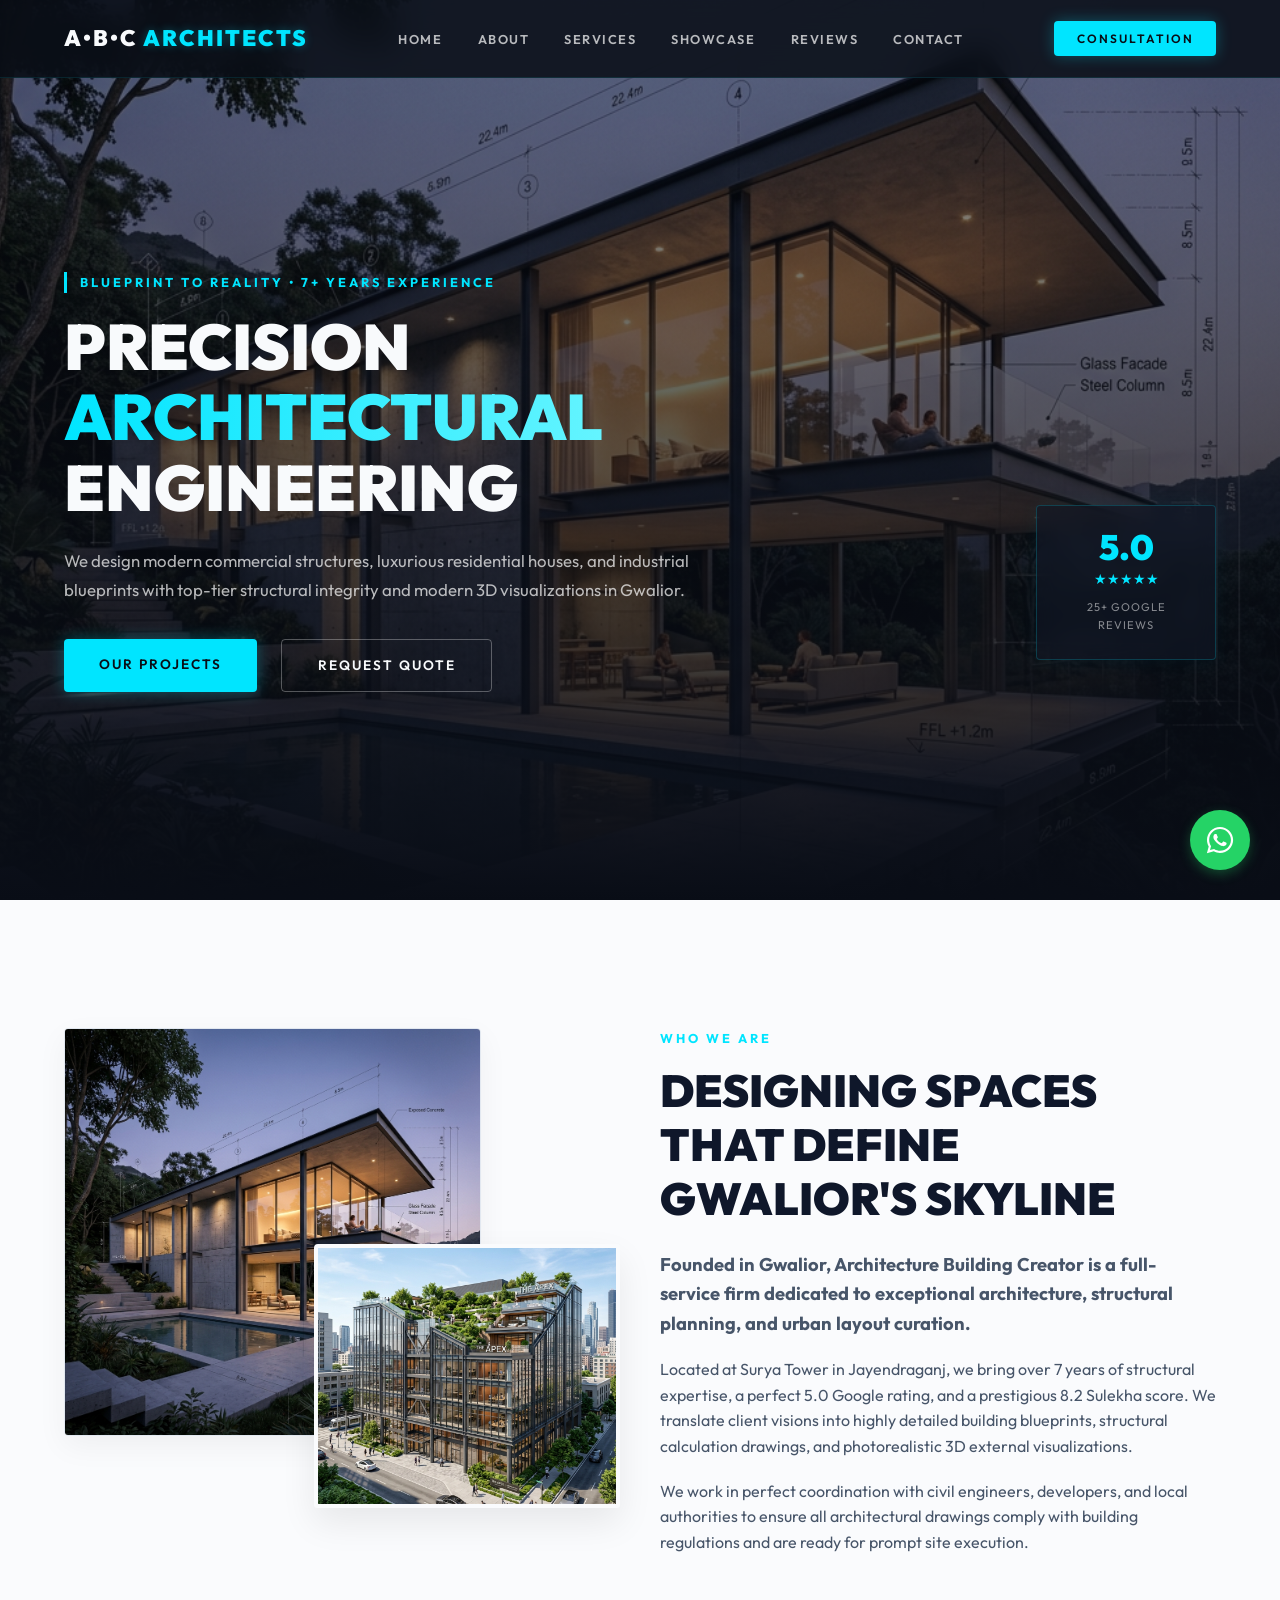
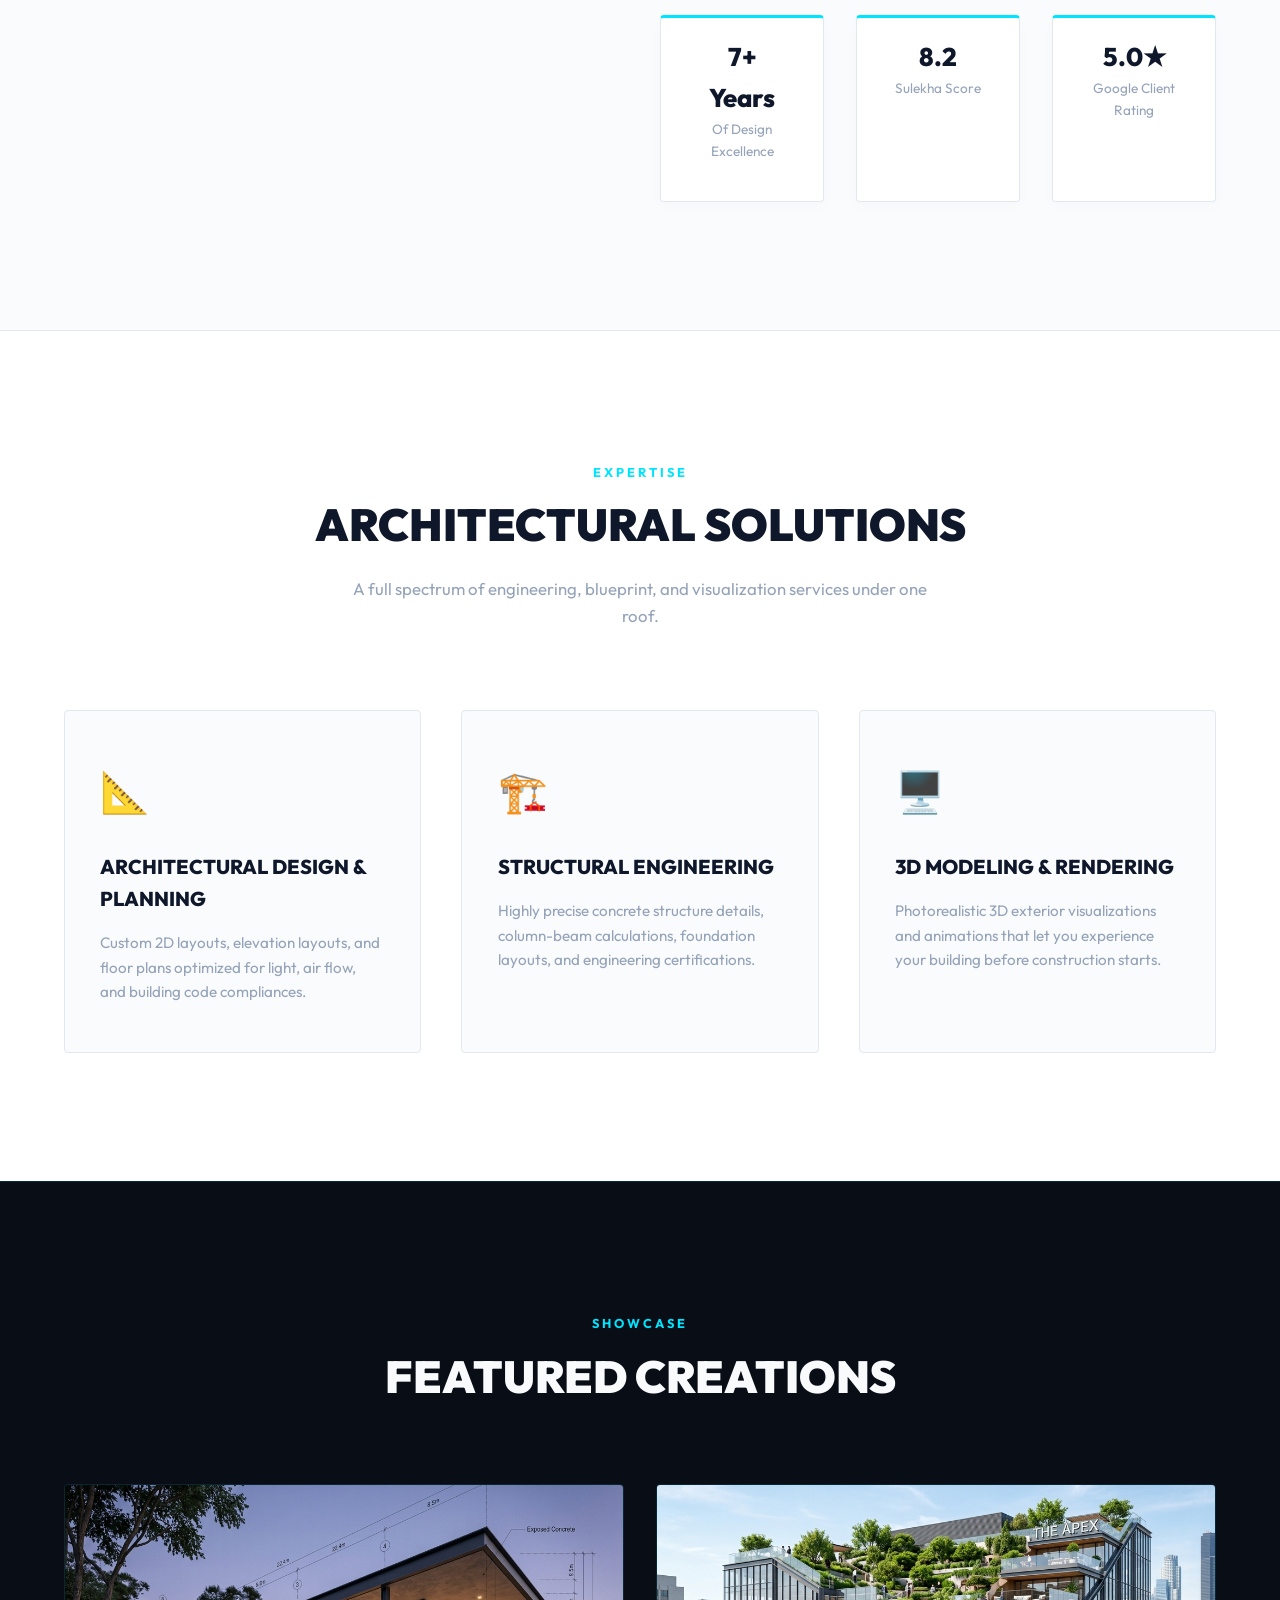
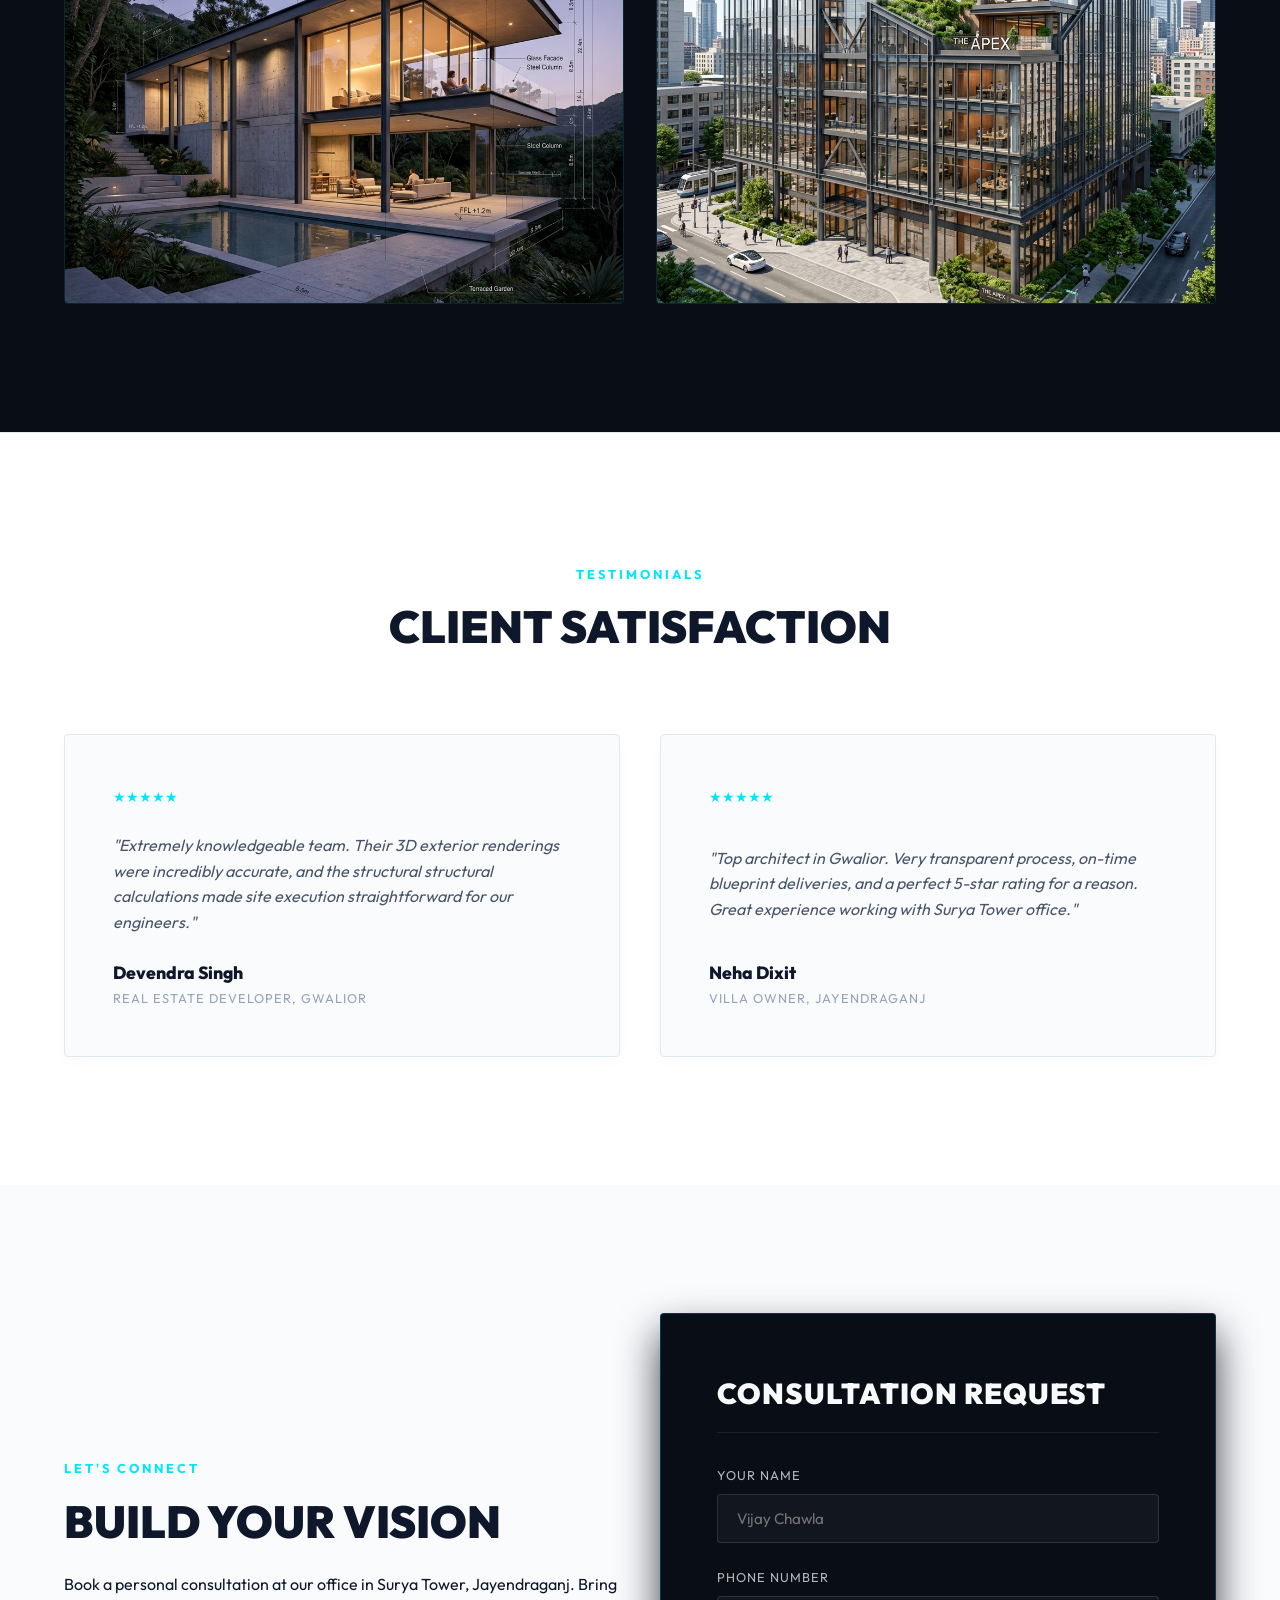
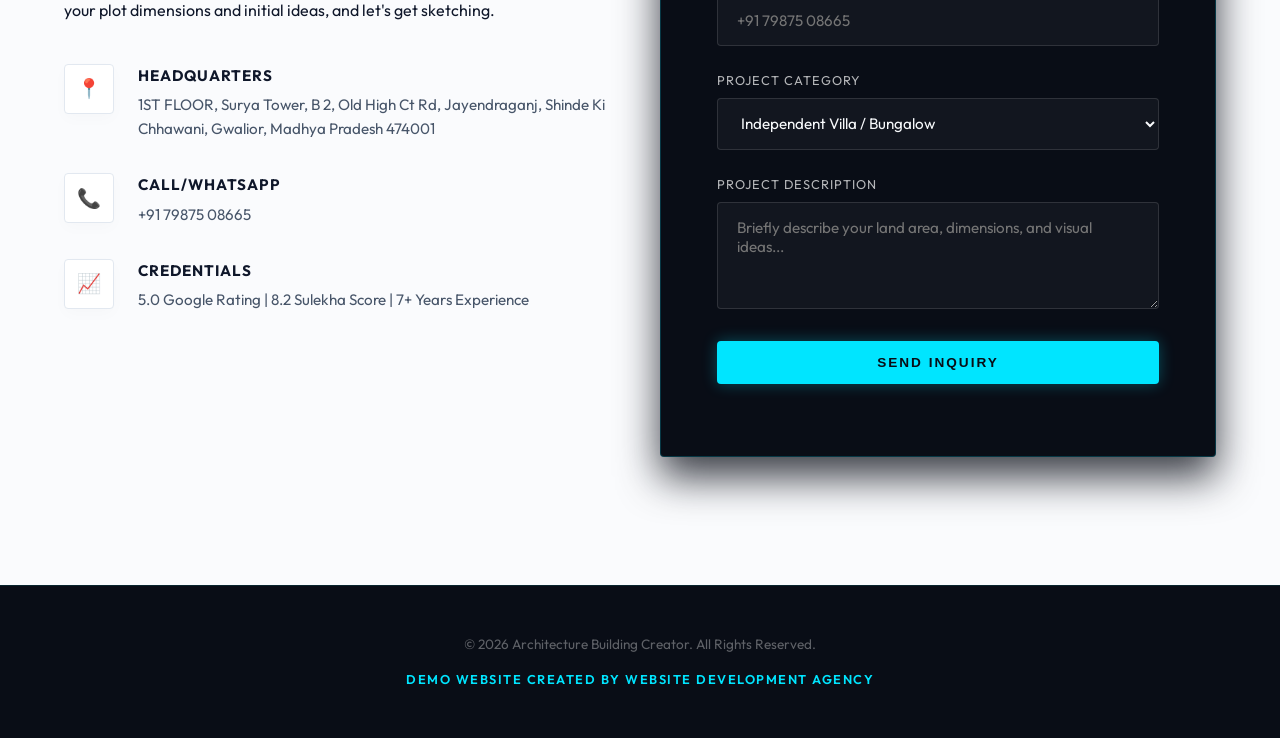
<file: architecture-creator/index.html>
<!DOCTYPE html>
<html lang="en">
<head>
  <meta charset="UTF-8">
  <meta name="viewport" content="width=device-width, initial-scale=1.0">
  <title>Architecture Building Creator - Premium Architect in Gwalior</title>
  <meta name="description" content="Architecture Building Creator is a premier architecture firm in Gwalior. With 7+ years of experience and a 5.0 Google rating, we specialize in residential and commercial architectural planning.">
  <link rel="preconnect" href="https://fonts.googleapis.com">
  <link rel="preconnect" href="https://fonts.gstatic.com" crossorigin>
  <link href="https://fonts.googleapis.com/css2?family=Outfit:wght@300;400;500;600;700;800;900&display=swap" rel="stylesheet">
  <link rel="stylesheet" href="style.css">
</head>
<body>
  <!-- Header / Navigation -->
  <header id="main-header" class="site-header">
    <div class="container header-container">
      <div class="logo">
        <a href="#hero">A•B•C <span class="cyan-accent">ARCHITECTS</span></a>
      </div>
      <nav class="nav-menu" id="nav-menu">
        <ul>
          <li><a href="#hero">Home</a></li>
          <li><a href="#about">About</a></li>
          <li><a href="#services">Services</a></li>
          <li><a href="#portfolio">Showcase</a></li>
          <li><a href="#testimonials">Reviews</a></li>
          <li><a href="#contact">Contact</a></li>
        </ul>
      </nav>
      <div class="contact-cta">
        <a href="tel:+917987508665" class="btn btn-primary btn-sm">Consultation</a>
      </div>
      <button class="mobile-nav-toggle" id="mobile-toggle" aria-label="Toggle navigation">
        <span class="bar"></span>
        <span class="bar"></span>
        <span class="bar"></span>
      </button>
    </div>
  </header>

  <!-- Hero Section -->
  <section id="hero" class="hero-section">
    <div class="hero-bg" style="background-image: url('images/hero.png');"></div>
    <div class="hero-overlay"></div>
    <div class="container hero-container">
      <div class="hero-content">
        <span class="sub-title">Blueprint to Reality • 7+ Years Experience</span>
        <h1 class="main-title">Precision <br><span class="highlight">Architectural</span> Engineering</h1>
        <p class="hero-desc">We design modern commercial structures, luxurious residential houses, and industrial blueprints with top-tier structural integrity and modern 3D visualizations in Gwalior.</p>
        <div class="hero-buttons">
          <a href="#portfolio" class="btn btn-primary">Our Projects</a>
          <a href="#contact" class="btn btn-outline">Request Quote</a>
        </div>
      </div>
      <div class="hero-badge">
        <div class="badge-rating">
          <span class="rating-num">5.0</span>
          <span class="stars">★★★★★</span>
        </div>
        <p class="badge-text">25+ Google Reviews</p>
      </div>
    </div>
  </section>

  <!-- About Section -->
  <section id="about" class="about-section">
    <div class="container">
      <div class="grid grid-2">
        <div class="about-images">
          <div class="img-frame-lg">
            <img src="images/hero.png" alt="Residential Architecture project" class="about-img-1">
          </div>
          <div class="img-frame-sm">
            <img src="images/office.png" alt="Commercial Office Building Rendering" class="about-img-2">
          </div>
        </div>
        <div class="about-content">
          <span class="section-tag">Who We Are</span>
          <h2 class="section-title">Designing Spaces That Define Gwalior's Skyline</h2>
          <p class="p-highlight">Founded in Gwalior, Architecture Building Creator is a full-service firm dedicated to exceptional architecture, structural planning, and urban layout curation.</p>
          <p>Located at Surya Tower in Jayendraganj, we bring over 7 years of structural expertise, a perfect 5.0 Google rating, and a prestigious 8.2 Sulekha score. We translate client visions into highly detailed building blueprints, structural calculation drawings, and photorealistic 3D external visualizations.</p>
          <p>We work in perfect coordination with civil engineers, developers, and local authorities to ensure all architectural drawings comply with building regulations and are ready for prompt site execution.</p>
          <div class="stats-row">
            <div class="stat-card">
              <h3>7+ Years</h3>
              <p>Of Design Excellence</p>
            </div>
            <div class="stat-card">
              <h3>8.2</h3>
              <p>Sulekha Score</p>
            </div>
            <div class="stat-card">
              <h3>5.0★</h3>
              <p>Google Client Rating</p>
            </div>
          </div>
        </div>
      </div>
    </div>
  </section>

  <!-- Services Section -->
  <section id="services" class="services-section">
    <div class="container">
      <div class="section-header text-center">
        <span class="section-tag">Expertise</span>
        <h2 class="section-title">Architectural Solutions</h2>
        <p class="section-subtitle">A full spectrum of engineering, blueprint, and visualization services under one roof.</p>
      </div>
      <div class="grid grid-3">
        <div class="service-card">
          <div class="service-icon">📐</div>
          <h3>Architectural Design & Planning</h3>
          <p>Custom 2D layouts, elevation layouts, and floor plans optimized for light, air flow, and building code compliances.</p>
        </div>
        <div class="service-card">
          <div class="service-icon">🏗️</div>
          <h3>Structural Engineering</h3>
          <p>Highly precise concrete structure details, column-beam calculations, foundation layouts, and engineering certifications.</p>
        </div>
        <div class="service-card">
          <div class="service-icon">🖥️</div>
          <h3>3D Modeling & Rendering</h3>
          <p>Photorealistic 3D exterior visualizations and animations that let you experience your building before construction starts.</p>
        </div>
      </div>
    </div>
  </section>

  <!-- Showcase Section -->
  <section id="portfolio" class="portfolio-section">
    <div class="container">
      <div class="section-header text-center">
        <span class="section-tag">Showcase</span>
        <h2 class="section-title">Featured Creations</h2>
      </div>
      <div class="portfolio-grid">
        <div class="portfolio-item scroll-animated">
          <img src="images/hero.png" alt="Luxurious Modern Villa Design">
          <div class="portfolio-overlay">
            <div class="portfolio-info">
              <span class="project-cat">Residential Villa</span>
              <h4>The Glass Facade Residence</h4>
            </div>
          </div>
        </div>
        <div class="portfolio-item scroll-animated">
          <img src="images/office.png" alt="Modern Commercial Complex Rendering">
          <div class="portfolio-overlay">
            <div class="portfolio-info">
              <span class="project-cat">Commercial Complex</span>
              <h4>The Apex Office Park</h4>
            </div>
          </div>
        </div>
      </div>
    </div>
  </section>

  <!-- Reviews Section -->
  <section id="testimonials" class="testimonials-section">
    <div class="container">
      <div class="section-header text-center">
        <span class="section-tag">Testimonials</span>
        <h2 class="section-title">Client Satisfaction</h2>
      </div>
      <div class="testimonials-slider">
        <div class="testimonial-card">
          <div class="stars">★★★★★</div>
          <p>"Extremely knowledgeable team. Their 3D exterior renderings were incredibly accurate, and the structural structural calculations made site execution straightforward for our engineers."</p>
          <div class="client-info">
            <strong>Devendra Singh</strong>
            <span>Real Estate Developer, Gwalior</span>
          </div>
        </div>
        <div class="testimonial-card">
          <div class="stars">★★★★★</div>
          <p>"Top architect in Gwalior. Very transparent process, on-time blueprint deliveries, and a perfect 5-star rating for a reason. Great experience working with Surya Tower office."</p>
          <div class="client-info">
            <strong>Neha Dixit</strong>
            <span>Villa Owner, Jayendraganj</span>
          </div>
        </div>
      </div>
    </div>
  </section>

  <!-- Contact Section -->
  <section id="contact" class="contact-section">
    <div class="container">
      <div class="grid grid-2">
        <div class="contact-info">
          <span class="section-tag">Let's Connect</span>
          <h2 class="section-title">Build Your Vision</h2>
          <p>Book a personal consultation at our office in Surya Tower, Jayendraganj. Bring your plot dimensions and initial ideas, and let's get sketching.</p>
          
          <div class="contact-details">
            <div class="detail-item">
              <span class="detail-icon">📍</span>
              <div>
                <strong>Headquarters</strong>
                <p>1ST FLOOR, Surya Tower, B 2, Old High Ct Rd, Jayendraganj, Shinde Ki Chhawani, Gwalior, Madhya Pradesh 474001</p>
              </div>
            </div>
            <div class="detail-item">
              <span class="detail-icon">📞</span>
              <div>
                <strong>Call/WhatsApp</strong>
                <p><a href="tel:+917987508665">+91 79875 08665</a></p>
              </div>
            </div>
            <div class="detail-item">
              <span class="detail-icon">📈</span>
              <div>
                <strong>Credentials</strong>
                <p>5.0 Google Rating | 8.2 Sulekha Score | 7+ Years Experience</p>
              </div>
            </div>
          </div>
        </div>
        
        <div class="contact-form-container">
          <form id="contact-form" class="contact-form">
            <h3 class="form-title">Consultation Request</h3>
            <div class="form-group">
              <label for="name">Your Name</label>
              <input type="text" id="name" required placeholder="Vijay Chawla">
            </div>
            <div class="form-group">
              <label for="phone">Phone Number</label>
              <input type="tel" id="phone" required placeholder="+91 79875 08665">
            </div>
            <div class="form-group">
              <label for="project-type">Project Category</label>
              <select id="project-type">
                <option value="residential-villa">Independent Villa / Bungalow</option>
                <option value="commercial-complex">Commercial / Office Complex</option>
                <option value="structural-engineering">Structural calculations / Blueprints Only</option>
                <option value="3d-rendering">3D Facade Rendering</option>
              </select>
            </div>
            <div class="form-group">
              <label for="message">Project Description</label>
              <textarea id="message" rows="4" placeholder="Briefly describe your land area, dimensions, and visual ideas..."></textarea>
            </div>
            <button type="submit" class="btn btn-primary btn-block">Send Inquiry</button>
            <div id="form-message" class="form-message"></div>
          </form>
        </div>
      </div>
    </div>
  </section>

  <!-- Footer -->
  <footer class="site-footer">
    <div class="container footer-content text-center">
      <p>&copy; 2026 Architecture Building Creator. All Rights Reserved.</p>
      <p class="footer-demo-badge">Demo Website created by website development agency</p>
    </div>
  </footer>

  <!-- Floating WhatsApp Button -->
  <a href="https://wa.me/917987508665?text=Hello%20Architecture%20Building%20Creator%2C%20I%20visited%20your%20website%20and%20would%20like%20to%20consult%20about%20an%20architectural%20planning%2Fblueprint%20project." class="whatsapp-float" target="_blank" rel="noopener noreferrer" aria-label="Chat on WhatsApp">
    <svg xmlns="http://www.w3.org/2000/svg" viewBox="0 0 448 512" width="30" height="30"><path fill="#fff" d="M380.9 97.1C339 55.1 283.2 32 223.9 32c-122.4 0-222 99.6-222 222 0 39.1 10.2 77.3 29.6 111L0 480l117.7-30.9c32.4 17.7 68.9 27 106.1 27h.1c122.3 0 224.1-99.6 224.1-222 0-59.3-25.2-115-67.1-157zm-157 341.6c-33.2 0-65.7-8.9-94-25.7l-6.7-4-69.8 18.3L72 359.2l-4.4-7c-18.5-29.4-28.2-63.3-28.2-98.2 0-101.7 82.8-184.5 184.6-184.5 49.3 0 95.6 19.2 130.4 54.1 34.8 34.9 56.2 81.2 56.1 130.5 0 101.8-84.9 184.6-186.6 184.6zm101.2-138.2c-5.5-2.8-32.8-16.2-37.9-18-5.1-1.9-8.8-2.8-12.5 2.8-3.7 5.6-14.3 18-17.6 21.8-3.2 3.7-6.5 4.2-12 1.4-32.6-16.3-54-29.1-75.5-66-5.7-9.8 5.7-9.1 16.3-30.3 1.8-3.7 .9-6.9-.5-9.7-1.4-2.8-12.5-30.1-17.1-41.2-4.5-10.8-9.1-9.3-12.5-9.5-3.2-.2-6.9-.2-10.6-.2-3.7 0-9.7 1.4-14.8 6.9-5.1 5.6-19.4 19-19.4 46.3 0 27.3 19.9 53.7 22.6 57.4 2.8 3.7 39.1 59.7 94.8 83.8 35.2 15.2 49 16.5 66.6 13.9 10.7-1.6 32.8-13.4 37.4-26.4 4.6-13 4.6-24.1 3.2-26.4-1.3-2.5-5-3.9-10.5-6.6z"/></svg>
  </a>

  <script src="app.js"></script>
</body>
</html>
</file>
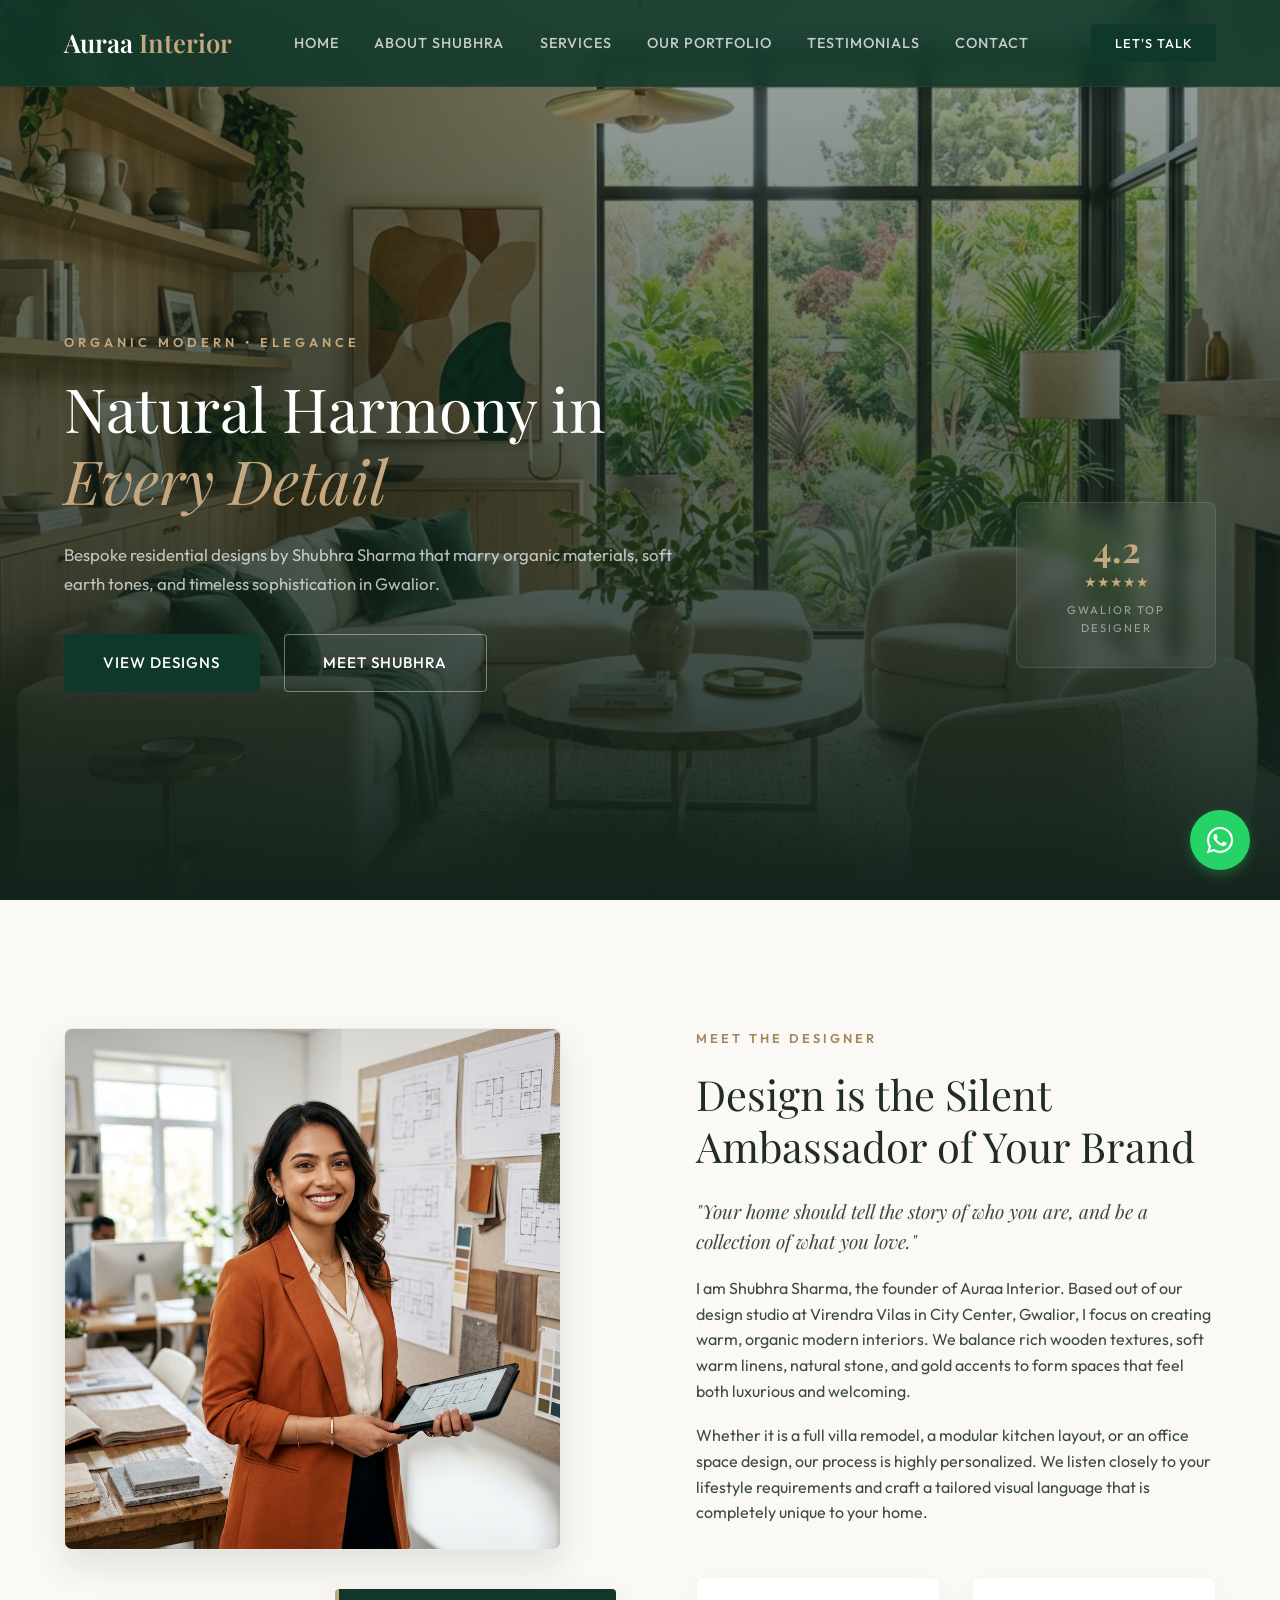
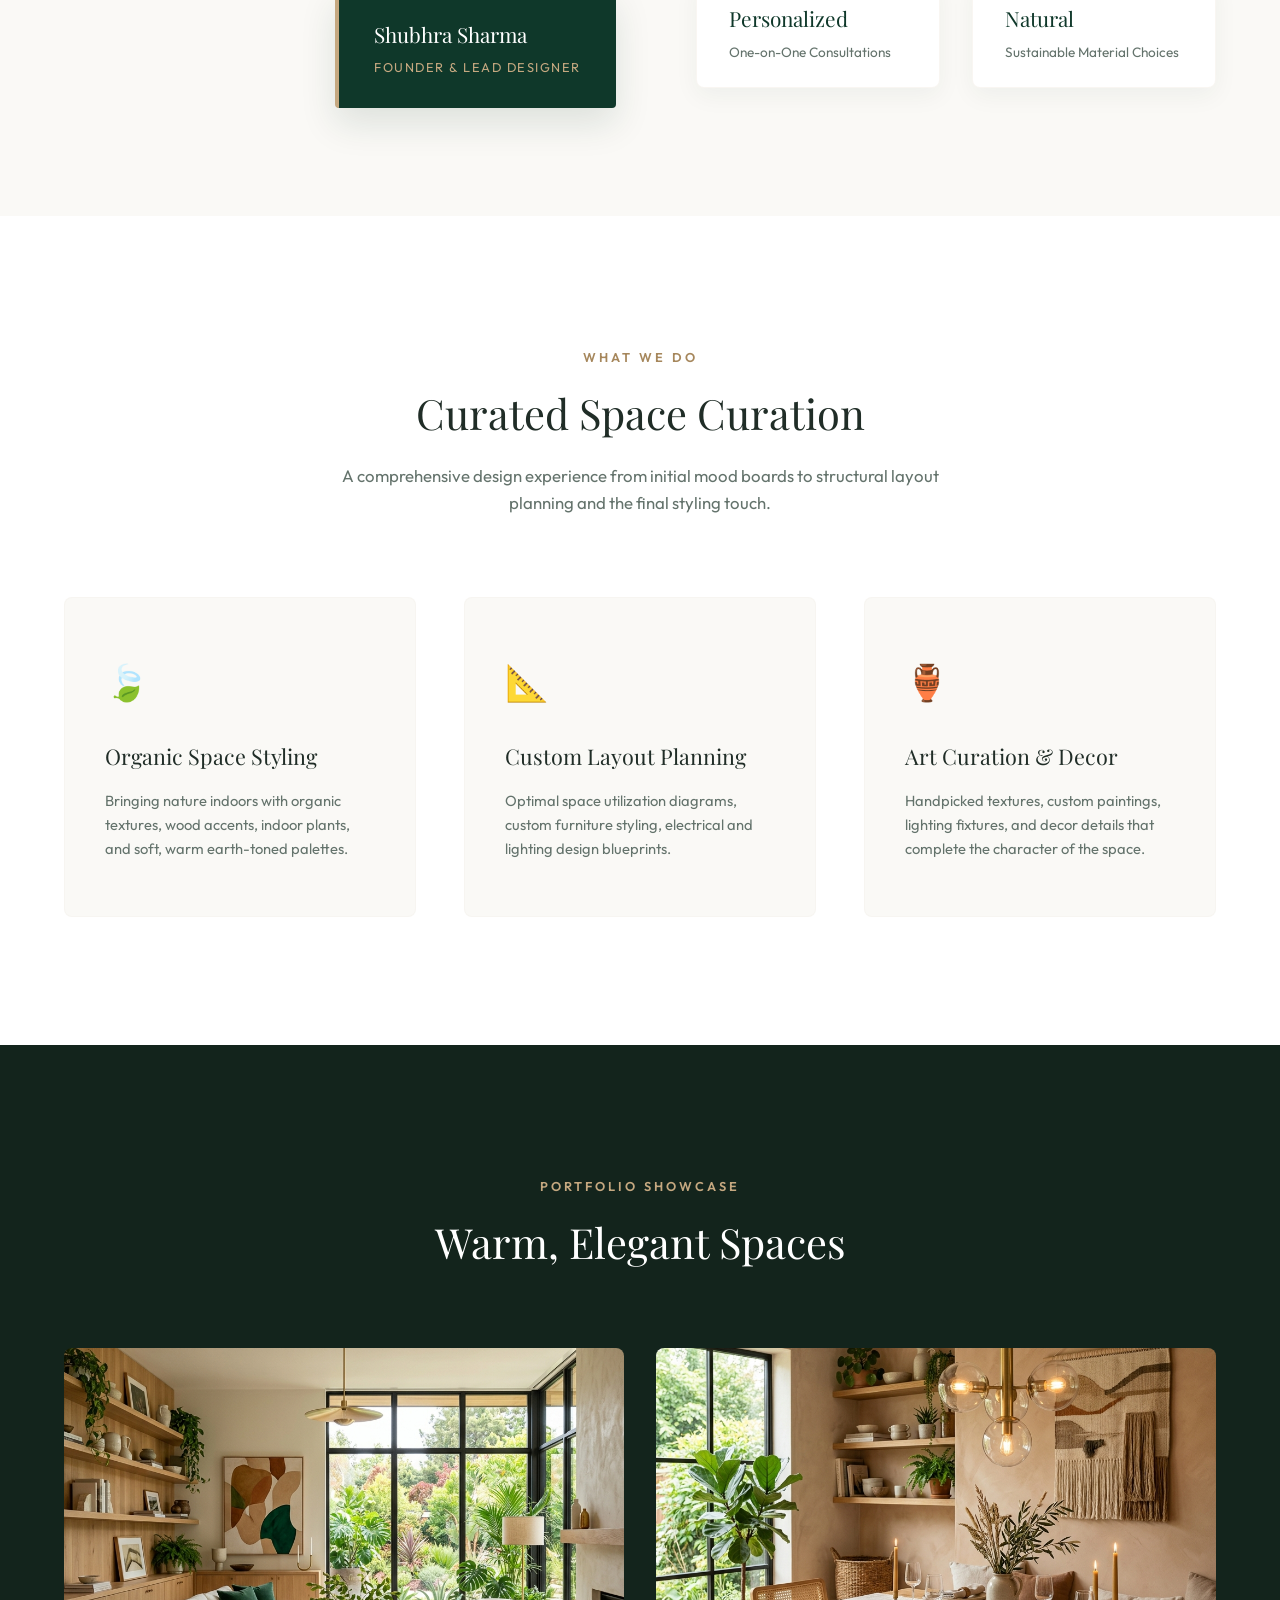
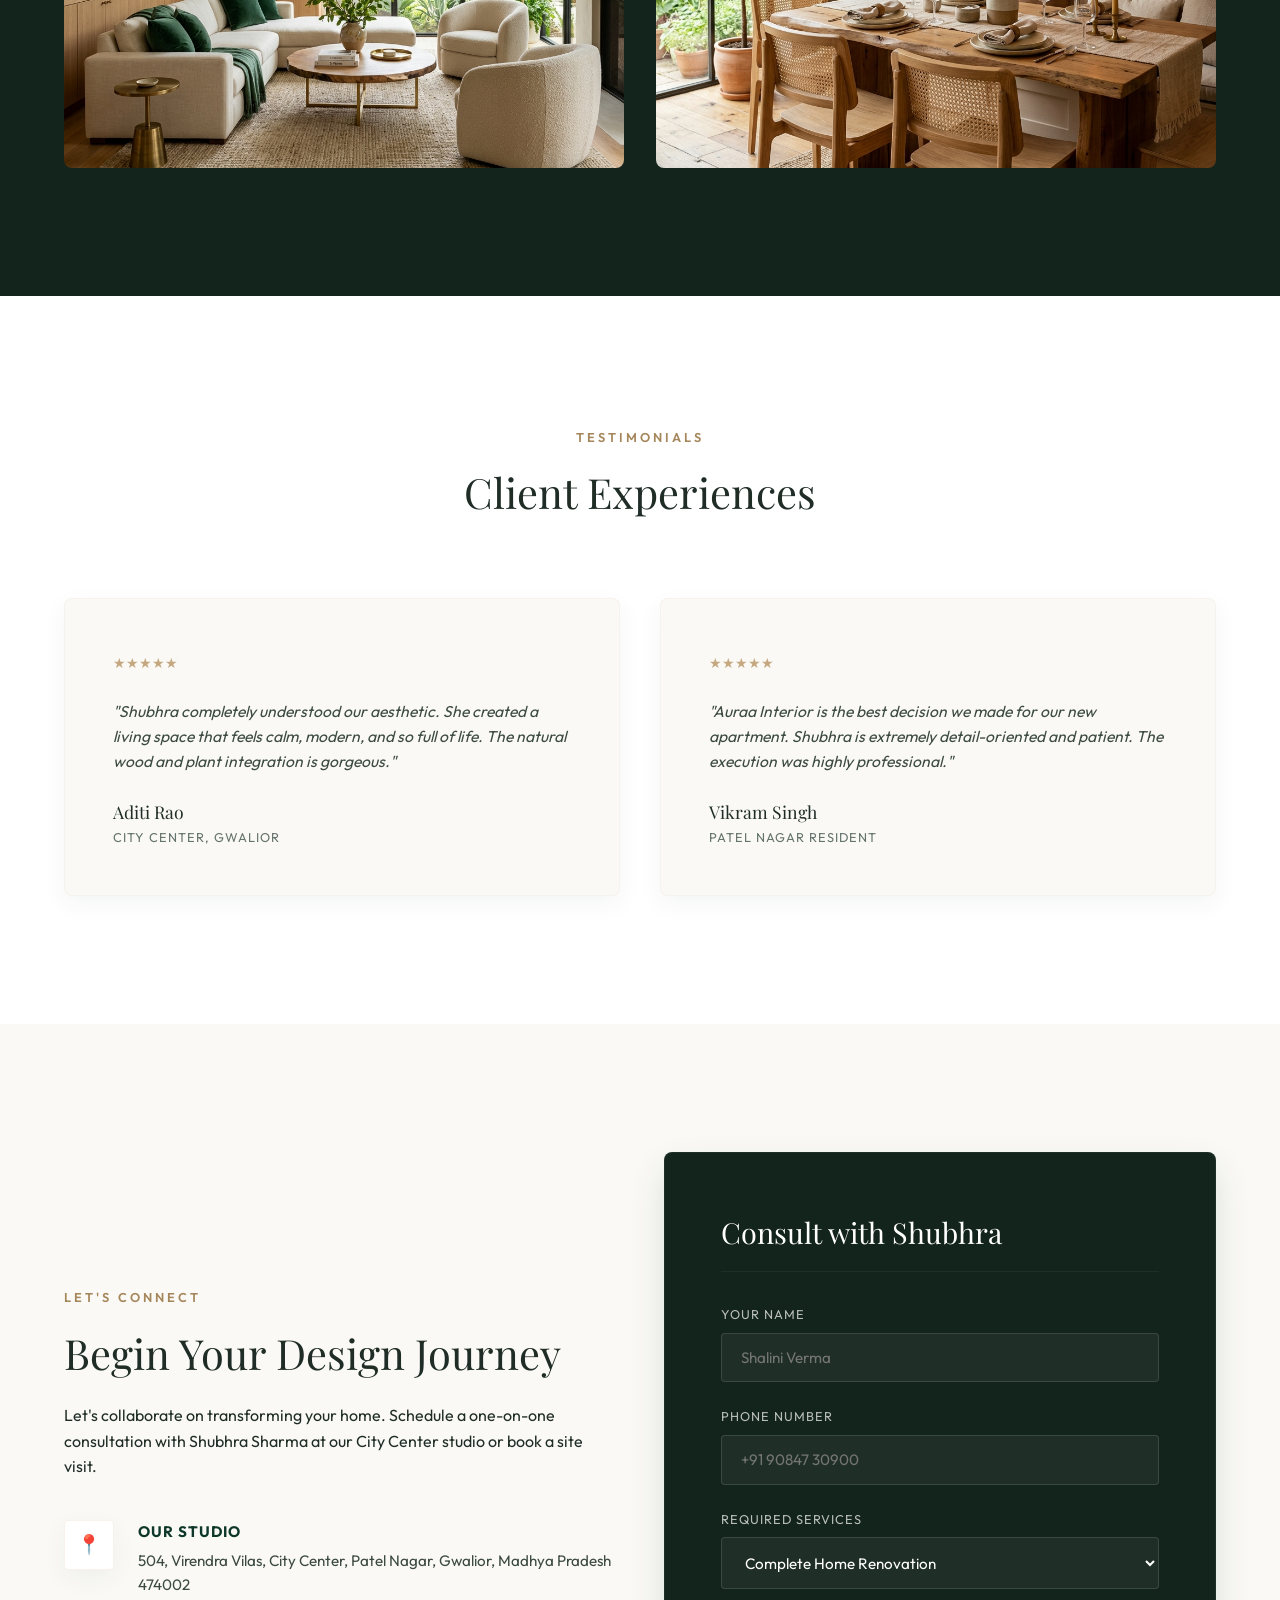
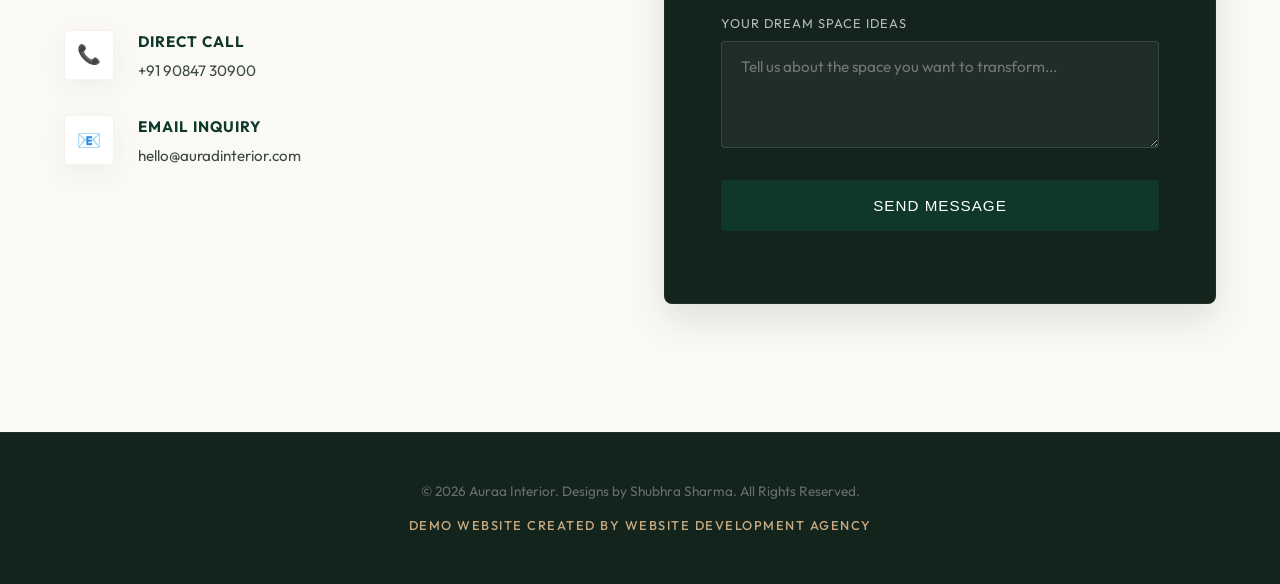
<file: auraa-interior/index.html>
<!DOCTYPE html>
<html lang="en">
<head>
  <meta charset="UTF-8">
  <meta name="viewport" content="width=device-width, initial-scale=1.0">
  <title>Auraa Interior - Organic Modern Design by Shubhra Sharma</title>
  <meta name="description" content="Auraa Interior, founded by Shubhra Sharma in City Center Gwalior, specializes in organic modern, natural, and highly functional residential interior designs.">
  <link rel="preconnect" href="https://fonts.googleapis.com">
  <link rel="preconnect" href="https://fonts.gstatic.com" crossorigin>
  <link href="https://fonts.googleapis.com/css2?family=Outfit:wght@300;400;500;600;700;800&family=Playfair+Display:ital,wght@0,400;0,600;0,700;1,400&display=swap" rel="stylesheet">
  <link rel="stylesheet" href="style.css">
</head>
<body>
  <!-- Header / Navigation -->
  <header id="main-header" class="site-header">
    <div class="container header-container">
      <div class="logo">
        <a href="#hero">Auraa <span class="gold-accent">Interior</span></a>
      </div>
      <nav class="nav-menu" id="nav-menu">
        <ul>
          <li><a href="#hero">Home</a></li>
          <li><a href="#about">About Shubhra</a></li>
          <li><a href="#services">Services</a></li>
          <li><a href="#portfolio">Our Portfolio</a></li>
          <li><a href="#testimonials">Testimonials</a></li>
          <li><a href="#contact">Contact</a></li>
        </ul>
      </nav>
      <div class="contact-cta">
        <a href="tel:+919084730900" class="btn btn-primary btn-sm">Let's Talk</a>
      </div>
      <button class="mobile-nav-toggle" id="mobile-toggle" aria-label="Toggle navigation">
        <span class="bar"></span>
        <span class="bar"></span>
        <span class="bar"></span>
      </button>
    </div>
  </header>

  <!-- Hero Section -->
  <section id="hero" class="hero-section">
    <div class="hero-bg" style="background-image: url('images/hero.png');"></div>
    <div class="hero-overlay"></div>
    <div class="container hero-container">
      <div class="hero-content">
        <span class="sub-title">Organic Modern • Elegance</span>
        <h1 class="main-title">Natural Harmony in <span class="highlight">Every Detail</span></h1>
        <p class="hero-desc">Bespoke residential designs by Shubhra Sharma that marry organic materials, soft earth tones, and timeless sophistication in Gwalior.</p>
        <div class="hero-buttons">
          <a href="#portfolio" class="btn btn-primary">View Designs</a>
          <a href="#contact" class="btn btn-outline">Meet Shubhra</a>
        </div>
      </div>
      <div class="hero-badge">
        <div class="badge-rating">
          <span class="rating-num">4.2</span>
          <span class="stars">★★★★★</span>
        </div>
        <p class="badge-text">Gwalior Top Designer</p>
      </div>
    </div>
  </section>

  <!-- About / Founder Section -->
  <section id="about" class="about-section">
    <div class="container">
      <div class="grid grid-2">
        <div class="founder-image-container">
          <div class="img-frame-main">
            <img src="images/shubhra.png" alt="Shubhra Sharma, founder of Auraa Interior" class="founder-img">
          </div>
          <div class="founder-signature-box">
            <h4>Shubhra Sharma</h4>
            <span>Founder & Lead Designer</span>
          </div>
        </div>
        <div class="about-content">
          <span class="section-tag">Meet the Designer</span>
          <h2 class="section-title">Design is the Silent Ambassador of Your Brand</h2>
          <p class="p-highlight">"Your home should tell the story of who you are, and be a collection of what you love."</p>
          <p>I am Shubhra Sharma, the founder of Auraa Interior. Based out of our design studio at Virendra Vilas in City Center, Gwalior, I focus on creating warm, organic modern interiors. We balance rich wooden textures, soft warm linens, natural stone, and gold accents to form spaces that feel both luxurious and welcoming.</p>
          <p>Whether it is a full villa remodel, a modular kitchen layout, or an office space design, our process is highly personalized. We listen closely to your lifestyle requirements and craft a tailored visual language that is completely unique to your home.</p>
          
          <div class="stats-row">
            <div class="stat-card">
              <h3>Personalized</h3>
              <p>One-on-One Consultations</p>
            </div>
            <div class="stat-card">
              <h3>Natural</h3>
              <p>Sustainable Material Choices</p>
            </div>
          </div>
        </div>
      </div>
    </div>
  </section>

  <!-- Services Section -->
  <section id="services" class="services-section">
    <div class="container">
      <div class="section-header text-center">
        <span class="section-tag">What We Do</span>
        <h2 class="section-title">Curated Space Curation</h2>
        <p class="section-subtitle">A comprehensive design experience from initial mood boards to structural layout planning and the final styling touch.</p>
      </div>
      <div class="grid grid-3">
        <div class="service-card">
          <div class="service-icon">🍃</div>
          <h3>Organic Space Styling</h3>
          <p>Bringing nature indoors with organic textures, wood accents, indoor plants, and soft, warm earth-toned palettes.</p>
        </div>
        <div class="service-card">
          <div class="service-icon">📐</div>
          <h3>Custom Layout Planning</h3>
          <p>Optimal space utilization diagrams, custom furniture styling, electrical and lighting design blueprints.</p>
        </div>
        <div class="service-card">
          <div class="service-icon">🏺</div>
          <h3>Art Curation & Decor</h3>
          <p>Handpicked textures, custom paintings, lighting fixtures, and decor details that complete the character of the space.</p>
        </div>
      </div>
    </div>
  </section>

  <!-- Portfolio Section -->
  <section id="portfolio" class="portfolio-section">
    <div class="container">
      <div class="section-header text-center">
        <span class="section-tag">Portfolio Showcase</span>
        <h2 class="section-title">Warm, Elegant Spaces</h2>
      </div>
      <div class="portfolio-grid">
        <div class="portfolio-item scroll-animated">
          <img src="images/hero.png" alt="Organic Modern Living Room Project">
          <div class="portfolio-overlay">
            <div class="portfolio-info">
              <span class="project-cat">Living Room</span>
              <h4>The Earthy Lounge</h4>
            </div>
          </div>
        </div>
        <div class="portfolio-item scroll-animated">
          <img src="images/dining.png" alt="Warm Dining Room Project">
          <div class="portfolio-overlay">
            <div class="portfolio-info">
              <span class="project-cat">Dining Room</span>
              <h4>Oak & Gold Dining Suite</h4>
            </div>
          </div>
        </div>
      </div>
    </div>
  </section>

  <!-- Testimonials Section -->
  <section id="testimonials" class="testimonials-section">
    <div class="container">
      <div class="section-header text-center">
        <span class="section-tag">Testimonials</span>
        <h2 class="section-title">Client Experiences</h2>
      </div>
      <div class="testimonials-slider">
        <div class="testimonial-card">
          <div class="stars">★★★★★</div>
          <p>"Shubhra completely understood our aesthetic. She created a living space that feels calm, modern, and so full of life. The natural wood and plant integration is gorgeous."</p>
          <div class="client-info">
            <strong>Aditi Rao</strong>
            <span>City Center, Gwalior</span>
          </div>
        </div>
        <div class="testimonial-card">
          <div class="stars">★★★★★</div>
          <p>"Auraa Interior is the best decision we made for our new apartment. Shubhra is extremely detail-oriented and patient. The execution was highly professional."</p>
          <div class="client-info">
            <strong>Vikram Singh</strong>
            <span>Patel Nagar Resident</span>
          </div>
        </div>
      </div>
    </div>
  </section>

  <!-- Contact Section -->
  <section id="contact" class="contact-section">
    <div class="container">
      <div class="grid grid-2">
        <div class="contact-info">
          <span class="section-tag">Let's Connect</span>
          <h2 class="section-title">Begin Your Design Journey</h2>
          <p>Let's collaborate on transforming your home. Schedule a one-on-one consultation with Shubhra Sharma at our City Center studio or book a site visit.</p>
          
          <div class="contact-details">
            <div class="detail-item">
              <span class="detail-icon">📍</span>
              <div>
                <strong>Our Studio</strong>
                <p>504, Virendra Vilas, City Center, Patel Nagar, Gwalior, Madhya Pradesh 474002</p>
              </div>
            </div>
            <div class="detail-item">
              <span class="detail-icon">📞</span>
              <div>
                <strong>Direct Call</strong>
                <p><a href="tel:+919084730900">+91 90847 30900</a></p>
              </div>
            </div>
            <div class="detail-item">
              <span class="detail-icon">📧</span>
              <div>
                <strong>Email Inquiry</strong>
                <p>hello@auradinterior.com</p>
              </div>
            </div>
          </div>
        </div>
        
        <div class="contact-form-container">
          <form id="contact-form" class="contact-form">
            <h3 class="form-title">Consult with Shubhra</h3>
            <div class="form-group">
              <label for="name">Your Name</label>
              <input type="text" id="name" required placeholder="Shalini Verma">
            </div>
            <div class="form-group">
              <label for="phone">Phone Number</label>
              <input type="tel" id="phone" required placeholder="+91 90847 30900">
            </div>
            <div class="form-group">
              <label for="service">Required Services</label>
              <select id="service">
                <option value="residential">Complete Home Renovation</option>
                <option value="room">Single Room Makeover</option>
                <option value="kitchen">Modular Kitchen Setup</option>
                <option value="art">Decor & Art Curation</option>
              </select>
            </div>
            <div class="form-group">
              <label for="message">Your Dream Space Ideas</label>
              <textarea id="message" rows="4" placeholder="Tell us about the space you want to transform..."></textarea>
            </div>
            <button type="submit" class="btn btn-primary btn-block">Send Message</button>
            <div id="form-message" class="form-message"></div>
          </form>
        </div>
      </div>
    </div>
  </section>

  <!-- Footer -->
  <footer class="site-footer">
    <div class="container footer-content text-center">
      <p>&copy; 2026 Auraa Interior. Designs by Shubhra Sharma. All Rights Reserved.</p>
      <p class="footer-demo-badge">Demo Website created by website development agency</p>
    </div>
  </footer>

  <!-- Floating WhatsApp Button -->
  <a href="https://wa.me/919084730900?text=Hello%20Auraa%20Interior%2C%20I%20visited%20your%20website%20and%20would%20like%20to%20consult%20with%20Shubhra%20Sharma%20about%20a%20home%20design%20project." class="whatsapp-float" target="_blank" rel="noopener noreferrer" aria-label="Chat on WhatsApp">
    <svg xmlns="http://www.w3.org/2000/svg" viewBox="0 0 448 512" width="30" height="30"><path fill="#fff" d="M380.9 97.1C339 55.1 283.2 32 223.9 32c-122.4 0-222 99.6-222 222 0 39.1 10.2 77.3 29.6 111L0 480l117.7-30.9c32.4 17.7 68.9 27 106.1 27h.1c122.3 0 224.1-99.6 224.1-222 0-59.3-25.2-115-67.1-157zm-157 341.6c-33.2 0-65.7-8.9-94-25.7l-6.7-4-69.8 18.3L72 359.2l-4.4-7c-18.5-29.4-28.2-63.3-28.2-98.2 0-101.7 82.8-184.5 184.6-184.5 49.3 0 95.6 19.2 130.4 54.1 34.8 34.9 56.2 81.2 56.1 130.5 0 101.8-84.9 184.6-186.6 184.6zm101.2-138.2c-5.5-2.8-32.8-16.2-37.9-18-5.1-1.9-8.8-2.8-12.5 2.8-3.7 5.6-14.3 18-17.6 21.8-3.2 3.7-6.5 4.2-12 1.4-32.6-16.3-54-29.1-75.5-66-5.7-9.8 5.7-9.1 16.3-30.3 1.8-3.7 .9-6.9-.5-9.7-1.4-2.8-12.5-30.1-17.1-41.2-4.5-10.8-9.1-9.3-12.5-9.5-3.2-.2-6.9-.2-10.6-.2-3.7 0-9.7 1.4-14.8 6.9-5.1 5.6-19.4 19-19.4 46.3 0 27.3 19.9 53.7 22.6 57.4 2.8 3.7 39.1 59.7 94.8 83.8 35.2 15.2 49 16.5 66.6 13.9 10.7-1.6 32.8-13.4 37.4-26.4 4.6-13 4.6-24.1 3.2-26.4-1.3-2.5-5-3.9-10.5-6.6z"/></svg>
  </a>

  <script src="app.js"></script>
</body>
</html>
</file>
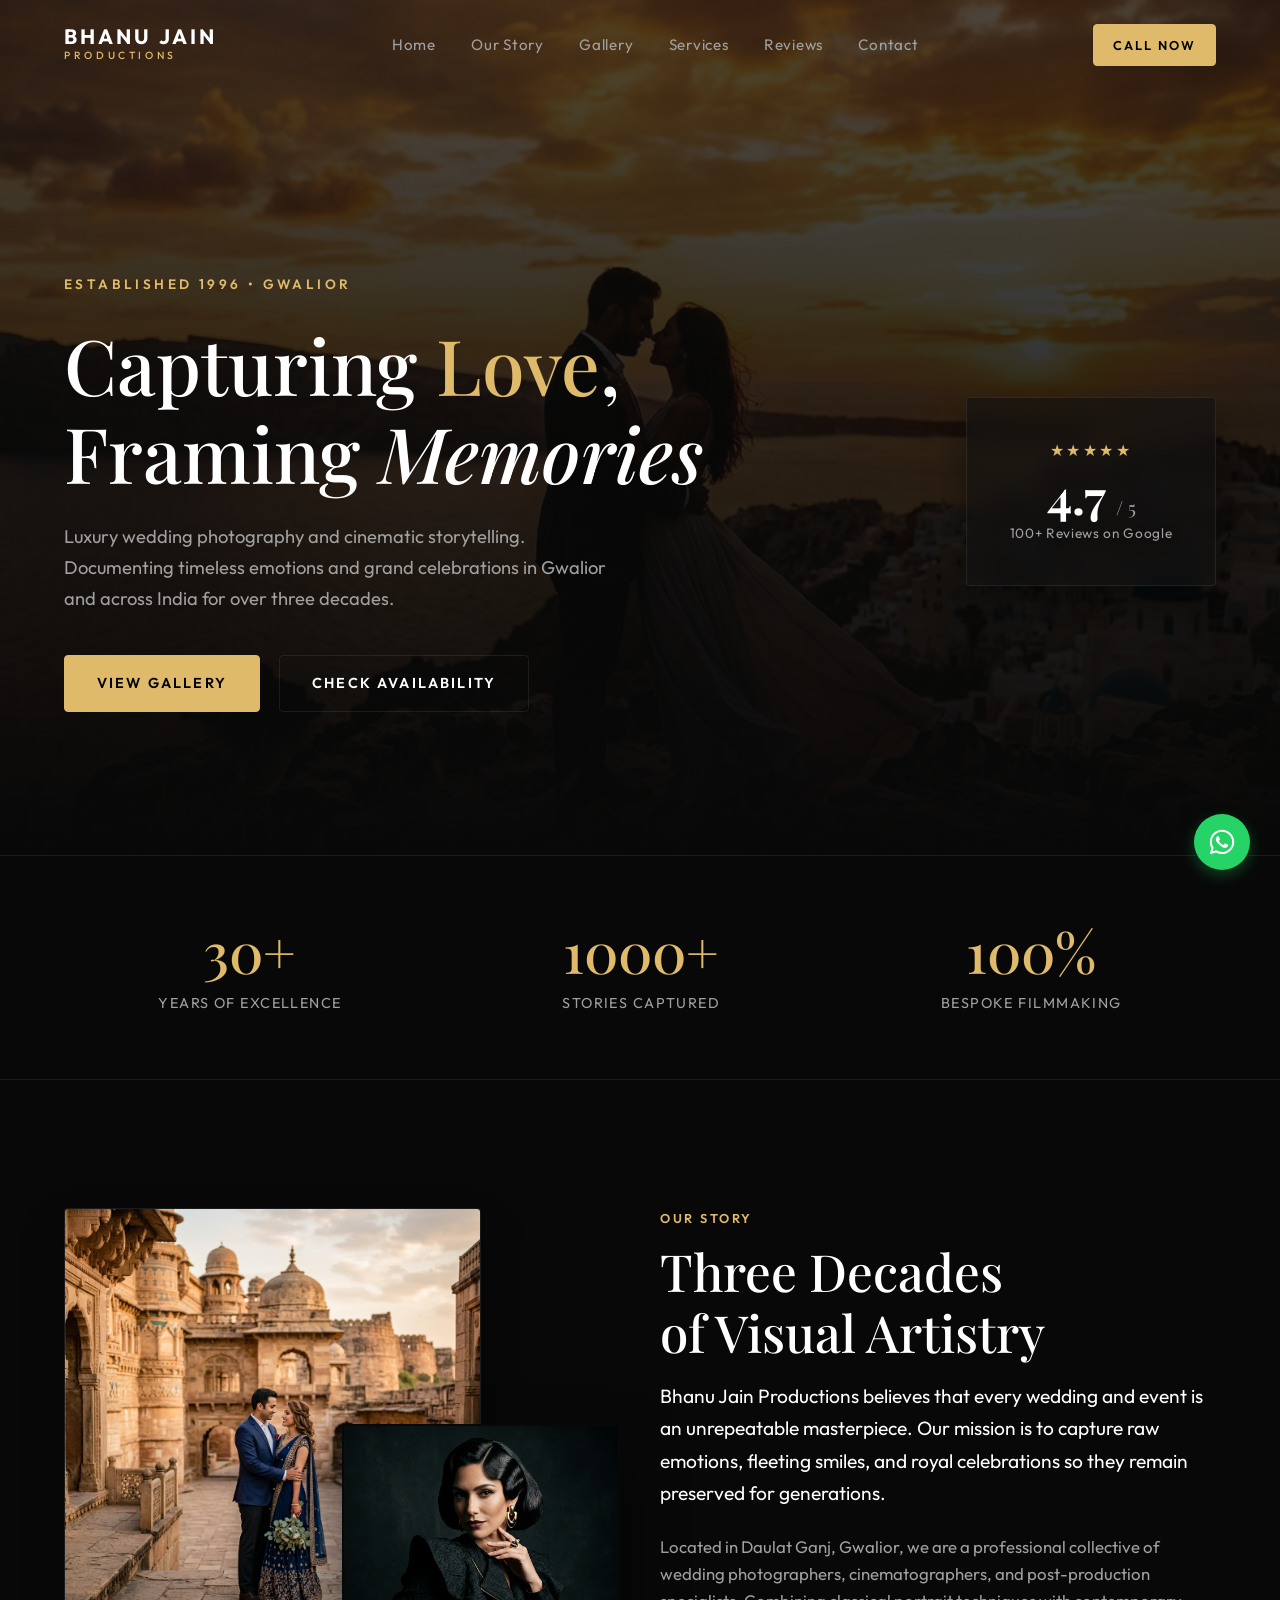
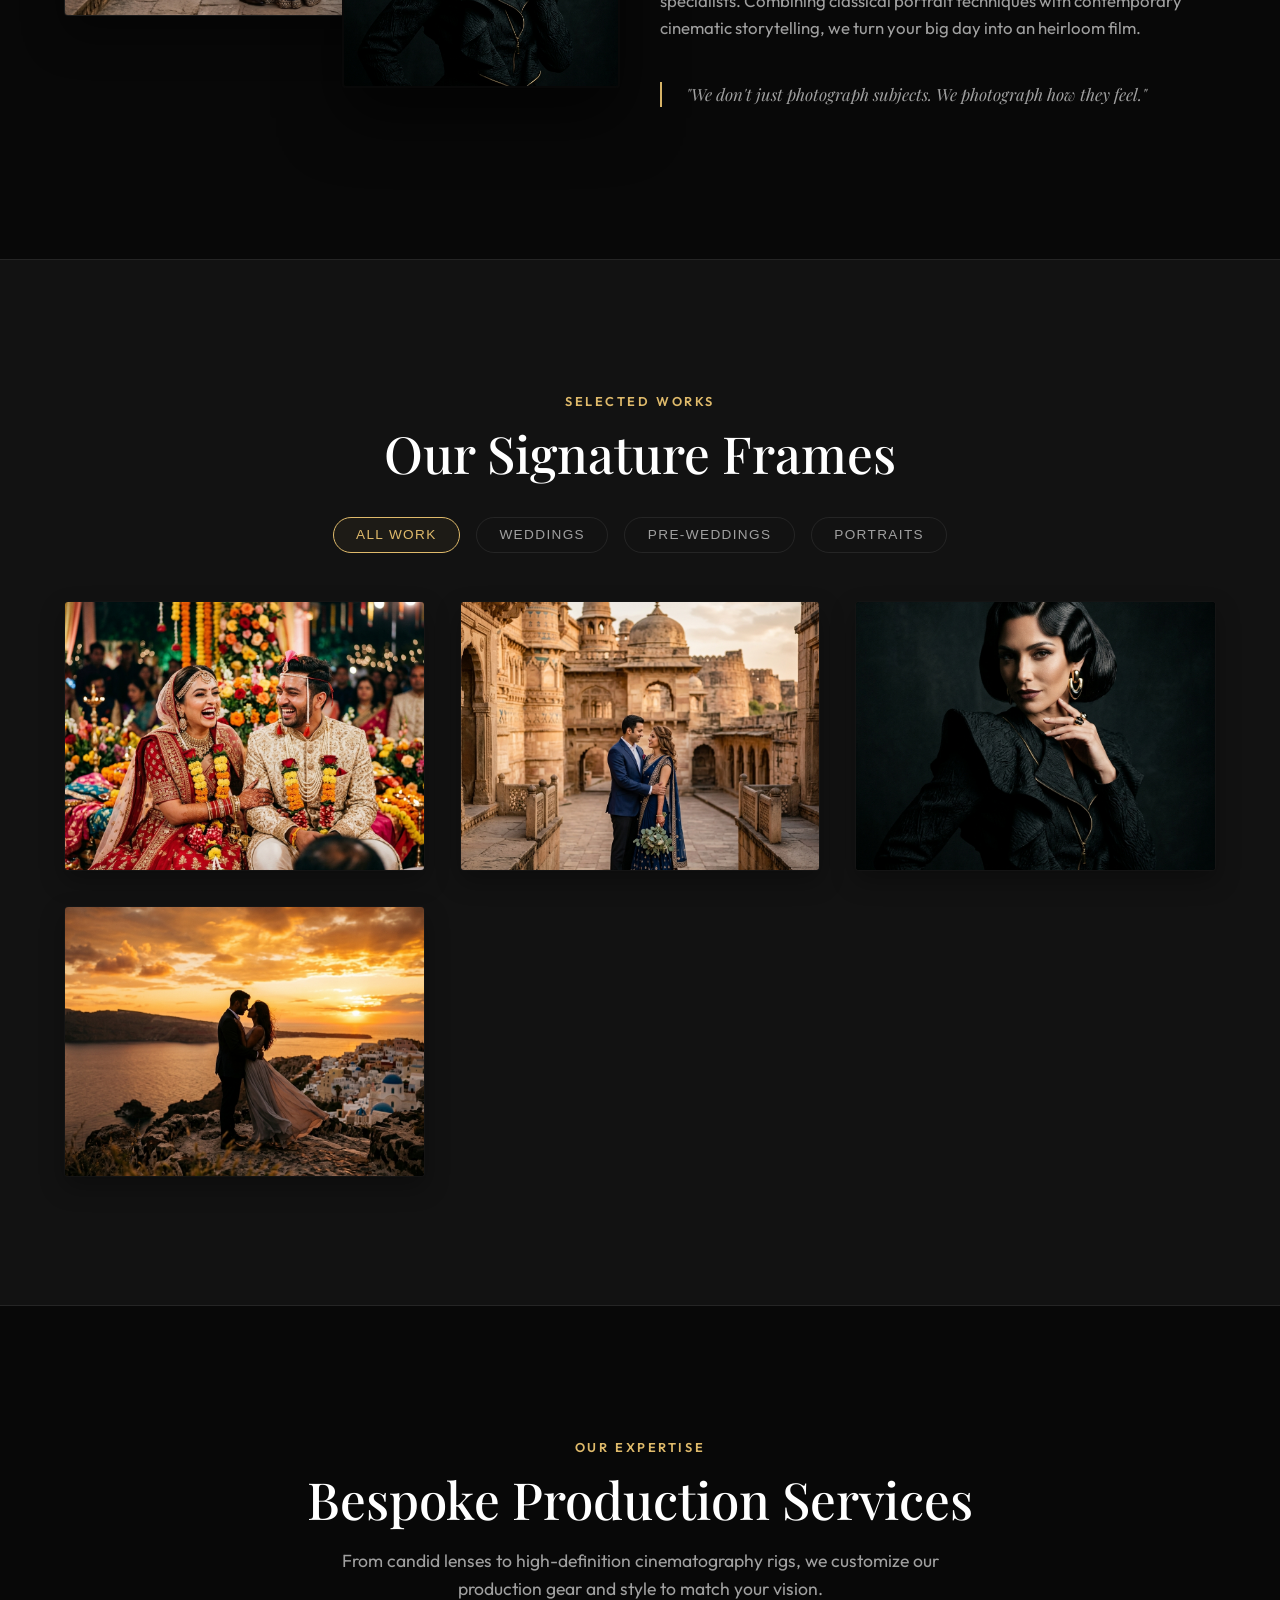
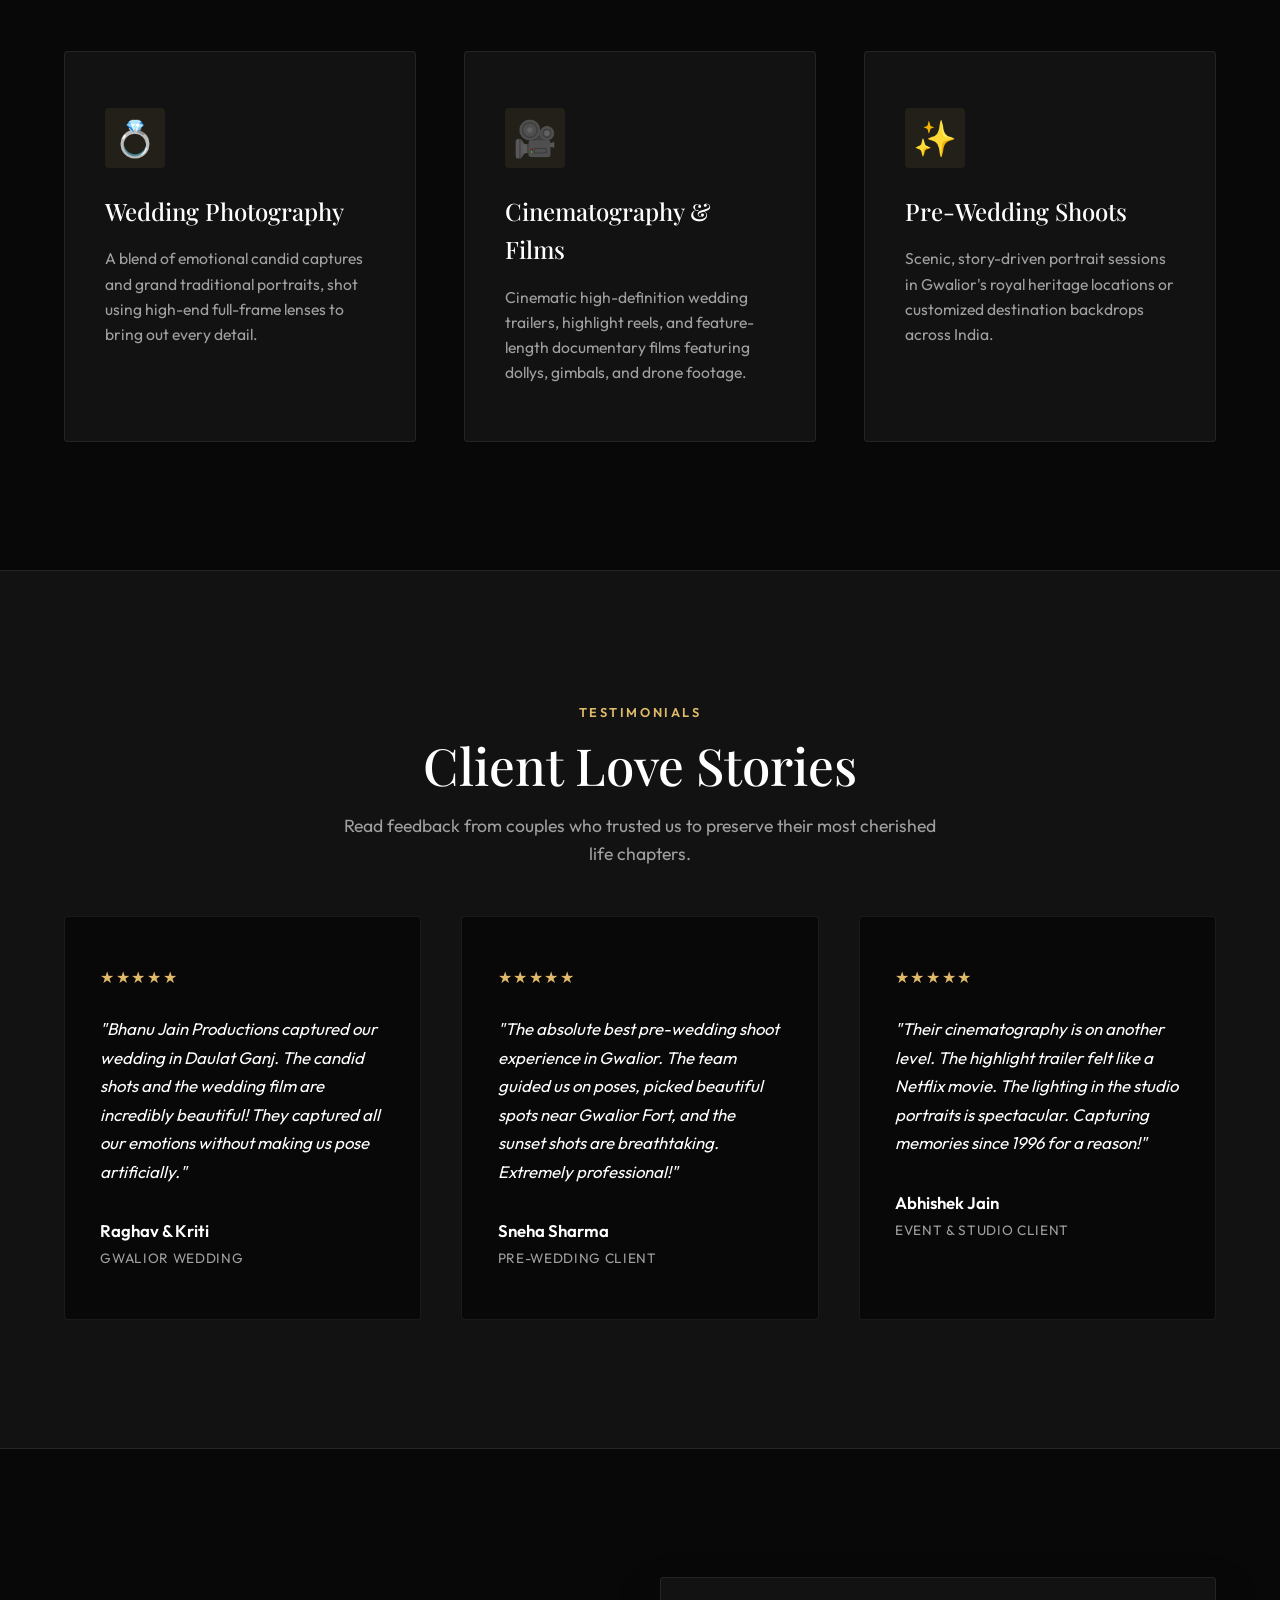
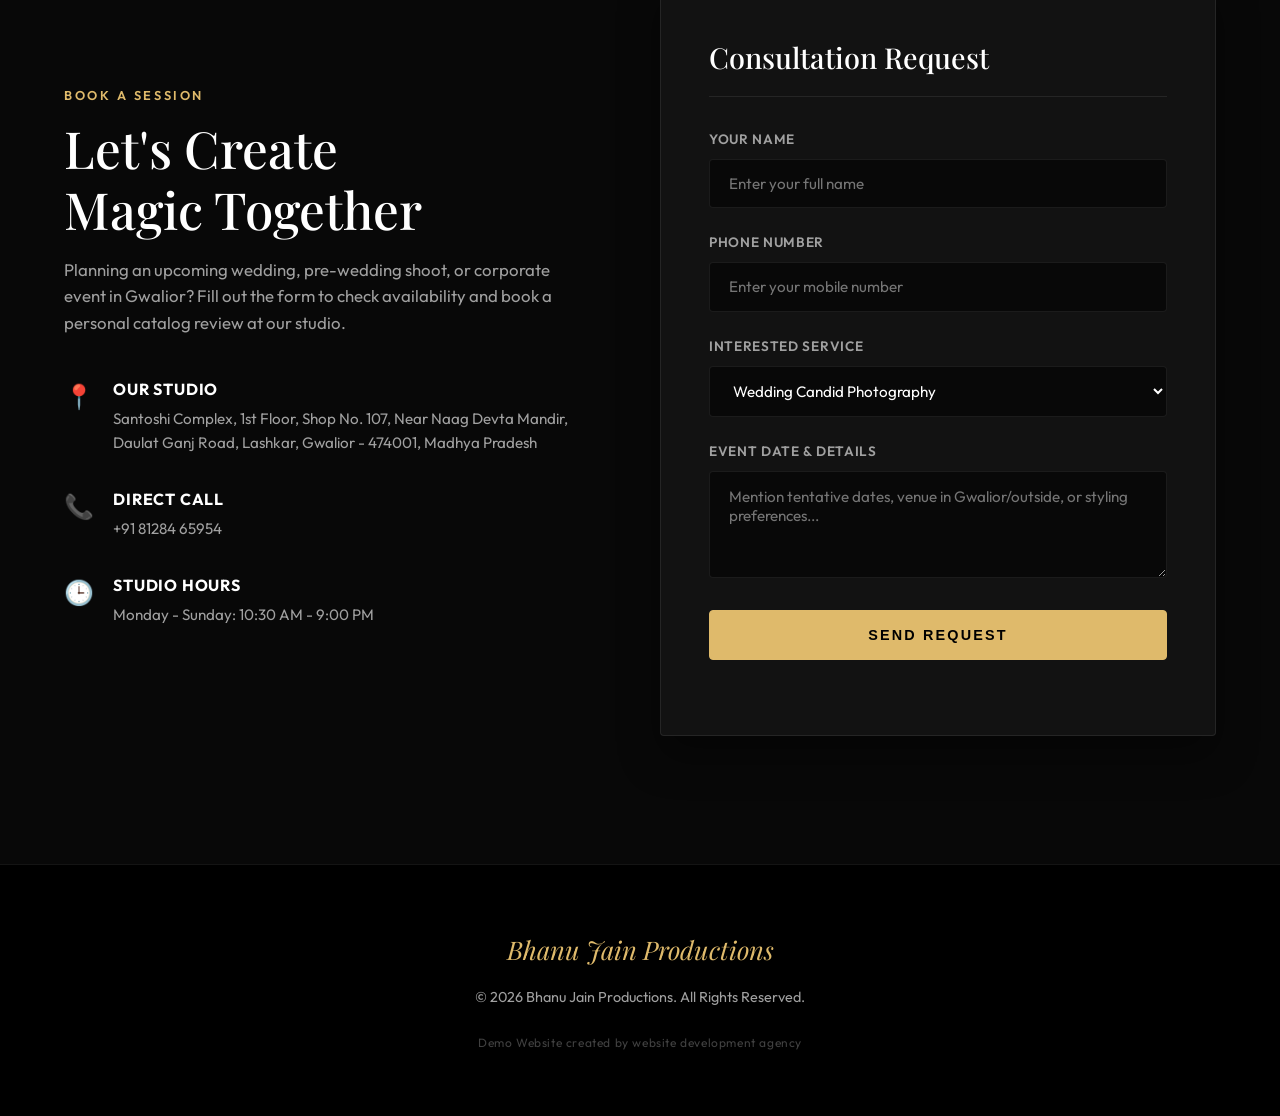
<file: bhanu-jain-productions/index.html>
<!DOCTYPE html>
<html lang="en">
<head>
  <meta charset="UTF-8">
  <meta name="viewport" content="width=device-width, initial-scale=1.0">
  <title>Bhanu Jain Productions | Best Wedding Photographer & Cinematographer in Gwalior</title>
  <meta name="description" content="Capture your special moments with Gwalior's premier photography studio since 1996. Specializing in luxury wedding photography, cinematic pre-wedding shoots, and high-definition wedding films. Rating 4.7★ on Google.">
  
  <!-- Typography (Outfit for geometric body, Playfair Display for cinematic elegant headers) -->
  <link rel="preconnect" href="https://fonts.googleapis.com">
  <link rel="preconnect" href="https://fonts.gstatic.com" crossorigin>
  <link href="https://fonts.googleapis.com/css2?family=Outfit:wght@300;400;500;600;700;800&family=Playfair+Display:ital,wght@0,400;0,600;0,700;1,400&display=swap" rel="stylesheet">
  
  <link rel="stylesheet" href="style.css">
</head>
<body>

  <!-- Header / Navigation -->
  <header id="main-header" class="site-header">
    <div class="container header-container">
      <div class="logo">
        <a href="#hero">
          <span class="logo-main">BHANU JAIN</span>
          <span class="logo-sub">PRODUCTIONS</span>
        </a>
      </div>
      
      <!-- Desktop Navigation -->
      <nav class="nav-menu" id="nav-menu">
        <ul>
          <li><a href="#hero">Home</a></li>
          <li><a href="#about">Our Story</a></li>
          <li><a href="#portfolio">Gallery</a></li>
          <li><a href="#services">Services</a></li>
          <li><a href="#testimonials">Reviews</a></li>
          <li><a href="#contact">Contact</a></li>
        </ul>
      </nav>
      
      <div class="header-cta">
        <a href="tel:+918128465954" class="btn btn-primary btn-sm">Call Now</a>
      </div>
      
      <button class="mobile-nav-toggle" id="mobile-toggle" aria-label="Toggle navigation menu" aria-expanded="false" aria-controls="nav-menu">
        <span class="bar"></span>
        <span class="bar"></span>
        <span class="bar"></span>
      </button>
    </div>
  </header>

  <!-- Hero Section -->
  <section id="hero" class="hero-section">
    <div class="hero-bg"></div>
    <div class="hero-overlay"></div>
    <div class="container hero-container">
      <div class="hero-content scroll-animated">
        <span class="sub-title">ESTABLISHED 1996 • GWALIOR</span>
        <h1 class="main-title">Capturing <span class="accent-text">Love</span>,<br>Framing <span class="font-serif italic">Memories</span></h1>
        <p class="hero-desc">Luxury wedding photography and cinematic storytelling. Documenting timeless emotions and grand celebrations in Gwalior and across India for over three decades.</p>
        <div class="hero-buttons">
          <a href="#portfolio" class="btn btn-primary">View Gallery</a>
          <a href="#contact" class="btn btn-outline">Check Availability</a>
        </div>
      </div>
      
      <!-- Rating Badge -->
      <div class="hero-badge scroll-animated">
        <div class="badge-stars">★★★★★</div>
        <div class="badge-rating">4.7 <span class="rating-out-of">/ 5</span></div>
        <p class="badge-text">100+ Reviews on Google</p>
      </div>
    </div>
  </section>

  <!-- Stats Section -->
  <section class="stats-section">
    <div class="container stats-grid">
      <div class="stat-card scroll-animated">
        <span class="stat-number">30+</span>
        <span class="stat-label">Years of Excellence</span>
      </div>
      <div class="stat-card scroll-animated">
        <span class="stat-number">1000+</span>
        <span class="stat-label">Stories Captured</span>
      </div>
      <div class="stat-card scroll-animated">
        <span class="stat-number">100%</span>
        <span class="stat-label">Bespoke Filmmaking</span>
      </div>
    </div>
  </section>

  <!-- About Section -->
  <section id="about" class="about-section">
    <div class="container">
      <div class="grid grid-2">
        <div class="about-images scroll-animated">
          <div class="img-frame-lg">
            <img src="images/pre_wedding.png" alt="Couple portrait near royal architecture designed by Bhanu Jain Productions" class="about-img-1">
          </div>
          <div class="img-frame-sm">
            <img src="images/portrait.png" alt="High fashion creative studio portrait" class="about-img-2">
          </div>
        </div>
        <div class="about-content scroll-animated">
          <span class="section-tag">OUR STORY</span>
          <h2 class="section-title">Three Decades of Visual Artistry</h2>
          <p class="p-highlight">Bhanu Jain Productions believes that every wedding and event is an unrepeatable masterpiece. Our mission is to capture raw emotions, fleeting smiles, and royal celebrations so they remain preserved for generations.</p>
          <p>Located in Daulat Ganj, Gwalior, we are a professional collective of wedding photographers, cinematographers, and post-production specialists. Combining classical portrait techniques with contemporary cinematic storytelling, we turn your big day into an heirloom film.</p>
          <p class="about-quote font-serif italic">"We don't just photograph subjects. We photograph how they feel."</p>
        </div>
      </div>
    </div>
  </section>

  <!-- Portfolio / Gallery Section -->
  <section id="portfolio" class="portfolio-section">
    <div class="container">
      <div class="section-header text-center scroll-animated">
        <span class="section-tag">SELECTED WORKS</span>
        <h2 class="section-title">Our Signature Frames</h2>
        
        <!-- Filter Controls -->
        <div class="portfolio-filters" id="portfolio-filters">
          <button class="filter-btn active" data-filter="all">All Work</button>
          <button class="filter-btn" data-filter="wedding">Weddings</button>
          <button class="filter-btn" data-filter="pre-wedding">Pre-Weddings</button>
          <button class="filter-btn" data-filter="portrait">Portraits</button>
        </div>
      </div>
      
      <!-- Portfolio Grid -->
      <div class="portfolio-grid" id="portfolio-grid">
        <!-- Item 1 -->
        <div class="portfolio-item scroll-animated" data-category="wedding">
          <div class="portfolio-img-container">
            <img src="images/wedding.png" alt="Candid wedding portrait of Indian bride and groom laughing">
          </div>
          <div class="portfolio-overlay">
            <div class="portfolio-info">
              <span class="project-cat">WEDDING CANDID</span>
              <h4>The Golden Hour Smile</h4>
            </div>
          </div>
        </div>
        
        <!-- Item 2 -->
        <div class="portfolio-item scroll-animated" data-category="pre-wedding">
          <div class="portfolio-img-container">
            <img src="images/pre_wedding.png" alt="Pre-wedding shoot of couple holding hands near Gwalior Fort monument">
          </div>
          <div class="portfolio-overlay">
            <div class="portfolio-info">
              <span class="project-cat">PRE-WEDDING CINEMA</span>
              <h4>Elegance in Gwalior Fort</h4>
            </div>
          </div>
        </div>
        
        <!-- Item 3 -->
        <div class="portfolio-item scroll-animated" data-category="portrait">
          <div class="portfolio-img-container">
            <img src="images/portrait.png" alt="Creative high contrast fashion studio portrait of a woman">
          </div>
          <div class="portfolio-overlay">
            <div class="portfolio-info">
              <span class="project-cat">CREATIVE PORTRAIT</span>
              <h4>Shadows & Light</h4>
            </div>
          </div>
        </div>
        
        <!-- Item 4 -->
        <div class="portfolio-item scroll-animated" data-category="pre-wedding">
          <div class="portfolio-img-container">
            <img src="images/hero.png" alt="Pre-wedding romantic silhouette of couple at sunset overlooking water">
          </div>
          <div class="portfolio-overlay">
            <div class="portfolio-info">
              <span class="project-cat">CINEMATIC SILHOUETTE</span>
              <h4>Sunset Love Story</h4>
            </div>
          </div>
        </div>
      </div>
    </div>
  </section>

  <!-- Services Section -->
  <section id="services" class="services-section">
    <div class="container">
      <div class="section-header text-center scroll-animated">
        <span class="section-tag">OUR EXPERTISE</span>
        <h2 class="section-title">Bespoke Production Services</h2>
        <p class="section-subtitle">From candid lenses to high-definition cinematography rigs, we customize our production gear and style to match your vision.</p>
      </div>
      
      <div class="grid grid-3">
        <!-- Service 1 -->
        <div class="service-card scroll-animated">
          <div class="service-icon">💍</div>
          <h3>Wedding Photography</h3>
          <p>A blend of emotional candid captures and grand traditional portraits, shot using high-end full-frame lenses to bring out every detail.</p>
        </div>
        
        <!-- Service 2 -->
        <div class="service-card scroll-animated">
          <div class="service-icon">🎥</div>
          <h3>Cinematography & Films</h3>
          <p>Cinematic high-definition wedding trailers, highlight reels, and feature-length documentary films featuring dollys, gimbals, and drone footage.</p>
        </div>
        
        <!-- Service 3 -->
        <div class="service-card scroll-animated">
          <div class="service-icon">✨</div>
          <h3>Pre-Wedding Shoots</h3>
          <p>Scenic, story-driven portrait sessions in Gwalior's royal heritage locations or customized destination backdrops across India.</p>
        </div>
      </div>
    </div>
  </section>

  <!-- Reviews Section -->
  <section id="testimonials" class="testimonials-section">
    <div class="container">
      <div class="section-header text-center scroll-animated">
        <span class="section-tag">TESTIMONIALS</span>
        <h2 class="section-title">Client Love Stories</h2>
        <p class="section-subtitle">Read feedback from couples who trusted us to preserve their most cherished life chapters.</p>
      </div>
      
      <div class="testimonials-grid">
        <!-- Testimonial 1 -->
        <div class="testimonial-card scroll-animated">
          <div class="stars">★★★★★</div>
          <p class="testimonial-text">"Bhanu Jain Productions captured our wedding in Daulat Ganj. The candid shots and the wedding film are incredibly beautiful! They captured all our emotions without making us pose artificially."</p>
          <div class="client-meta">
            <strong>Raghav & Kriti</strong>
            <span>Gwalior Wedding</span>
          </div>
        </div>
        
        <!-- Testimonial 2 -->
        <div class="testimonial-card scroll-animated">
          <div class="stars">★★★★★</div>
          <p class="testimonial-text">"The absolute best pre-wedding shoot experience in Gwalior. The team guided us on poses, picked beautiful spots near Gwalior Fort, and the sunset shots are breathtaking. Extremely professional!"</p>
          <div class="client-meta">
            <strong>Sneha Sharma</strong>
            <span>Pre-Wedding Client</span>
          </div>
        </div>
        
        <!-- Testimonial 3 -->
        <div class="testimonial-card scroll-animated">
          <div class="stars">★★★★★</div>
          <p class="testimonial-text">"Their cinematography is on another level. The highlight trailer felt like a Netflix movie. The lighting in the studio portraits is spectacular. Capturing memories since 1996 for a reason!"</p>
          <div class="client-meta">
            <strong>Abhishek Jain</strong>
            <span>Event & Studio Client</span>
          </div>
        </div>
      </div>
    </div>
  </section>

  <!-- Contact Section -->
  <section id="contact" class="contact-section">
    <div class="container">
      <div class="grid grid-2">
        <div class="contact-info scroll-animated">
          <span class="section-tag">BOOK A SESSION</span>
          <h2 class="section-title">Let's Create Magic Together</h2>
          <p>Planning an upcoming wedding, pre-wedding shoot, or corporate event in Gwalior? Fill out the form to check availability and book a personal catalog review at our studio.</p>
          
          <div class="contact-details">
            <div class="detail-item">
              <span class="detail-icon">📍</span>
              <div>
                <strong>Our Studio</strong>
                <p>Santoshi Complex, 1st Floor, Shop No. 107, Near Naag Devta Mandir, Daulat Ganj Road, Lashkar, Gwalior - 474001, Madhya Pradesh</p>
              </div>
            </div>
            
            <div class="detail-item">
              <span class="detail-icon">📞</span>
              <div>
                <strong>Direct Call</strong>
                <p><a href="tel:+918128465954" class="contact-link">+91 81284 65954</a></p>
              </div>
            </div>
            
            <div class="detail-item">
              <span class="detail-icon">🕒</span>
              <div>
                <strong>Studio Hours</strong>
                <p>Monday - Sunday: 10:30 AM - 9:00 PM</p>
              </div>
            </div>
          </div>
        </div>
        
        <!-- Contact Form Container -->
        <div class="contact-form-container scroll-animated">
          <form id="contact-form" class="contact-form">
            <h3 class="form-title">Consultation Request</h3>
            
            <div class="form-group">
              <label for="name">Your Name</label>
              <input type="text" id="name" required placeholder="Enter your full name">
            </div>
            
            <div class="form-group">
              <label for="phone">Phone Number</label>
              <input type="tel" id="phone" required placeholder="Enter your mobile number">
            </div>
            
            <div class="form-group">
              <label for="service">Interested Service</label>
              <select id="service">
                <option value="wedding">Wedding Candid Photography</option>
                <option value="cinematography">Cinematic Wedding Film</option>
                <option value="prewedding">Pre-Wedding Photoshoot</option>
                <option value="studio">Studio Portraits / Other Events</option>
              </select>
            </div>
            
            <div class="form-group">
              <label for="message">Event Date & Details</label>
              <textarea id="message" rows="4" placeholder="Mention tentative dates, venue in Gwalior/outside, or styling preferences..."></textarea>
            </div>
            
            <button type="submit" class="btn btn-primary btn-block">Send Request</button>
            <div id="form-message" class="form-message"></div>
          </form>
        </div>
      </div>
    </div>
  </section>

  <!-- Footer -->
  <footer class="site-footer">
    <div class="container footer-content text-center">
      <p class="footer-logo font-serif italic">Bhanu Jain Productions</p>
      <p>&copy; 2026 Bhanu Jain Productions. All Rights Reserved.</p>
      <p class="footer-demo-badge">Demo Website created by website development agency</p>
    </div>
  </footer>

  <!-- Floating WhatsApp Button -->
  <a href="https://wa.me/918128465954?text=Hello%20Bhanu%20Jain%20Productions%2C%20I%20visited%20your%20website%20and%20would%20like%20to%20consult%20with%20you%20about%20a%20photography/videography%20project." class="whatsapp-float" target="_blank" rel="noopener noreferrer" aria-label="Chat on WhatsApp">
    <svg xmlns="http://www.w3.org/2000/svg" viewBox="0 0 448 512" width="28" height="28">
      <path fill="#fff" d="M380.9 97.1C339 55.1 283.2 32 223.9 32c-122.4 0-222 99.6-222 222 0 39.1 10.2 77.3 29.6 111L0 480l117.7-30.9c32.4 17.7 68.9 27 106.1 27h.1c122.3 0 224.1-99.6 224.1-222 0-59.3-25.2-115-67.1-157zm-157 341.6c-33.2 0-65.7-8.9-94-25.7l-6.7-4-69.8 18.3L72 359.2l-4.4-7c-18.5-29.4-28.2-63.3-28.2-98.2 0-101.7 82.8-184.5 184.6-184.5 49.3 0 95.6 19.2 130.4 54.1 34.8 34.9 56.2 81.2 56.1 130.5 0 101.8-84.9 184.6-186.6 184.6zm101.2-138.2c-5.5-2.8-32.8-16.2-37.9-18-5.1-1.9-8.8-2.8-12.5 2.8-3.7 5.6-14.3 18-17.6 21.8-3.2 3.7-6.5 4.2-12 1.4-32.6-16.3-54-29.1-75.5-66-5.7-9.8 5.7-9.1 16.3-30.3 1.8-3.7 .9-6.9-.5-9.7-1.4-2.8-12.5-30.1-17.1-41.2-4.5-10.8-9.1-9.3-12.5-9.5-3.2-.2-6.9-.2-10.6-.2-3.7 0-9.7 1.4-14.8 6.9-5.1 5.6-19.4 19-19.4 46.3 0 27.3 19.9 53.7 22.6 57.4 2.8 3.7 39.1 59.7 94.8 83.8 35.2 15.2 49 16.5 66.6 13.9 10.7-1.6 32.8-13.4 37.4-26.4 4.6-13 4.6-24.1 3.2-26.4-1.3-2.5-5-3.9-10.5-6.6z"/>
    </svg>
  </a>

  <script src="app.js"></script>
</body>
</html>
</file>
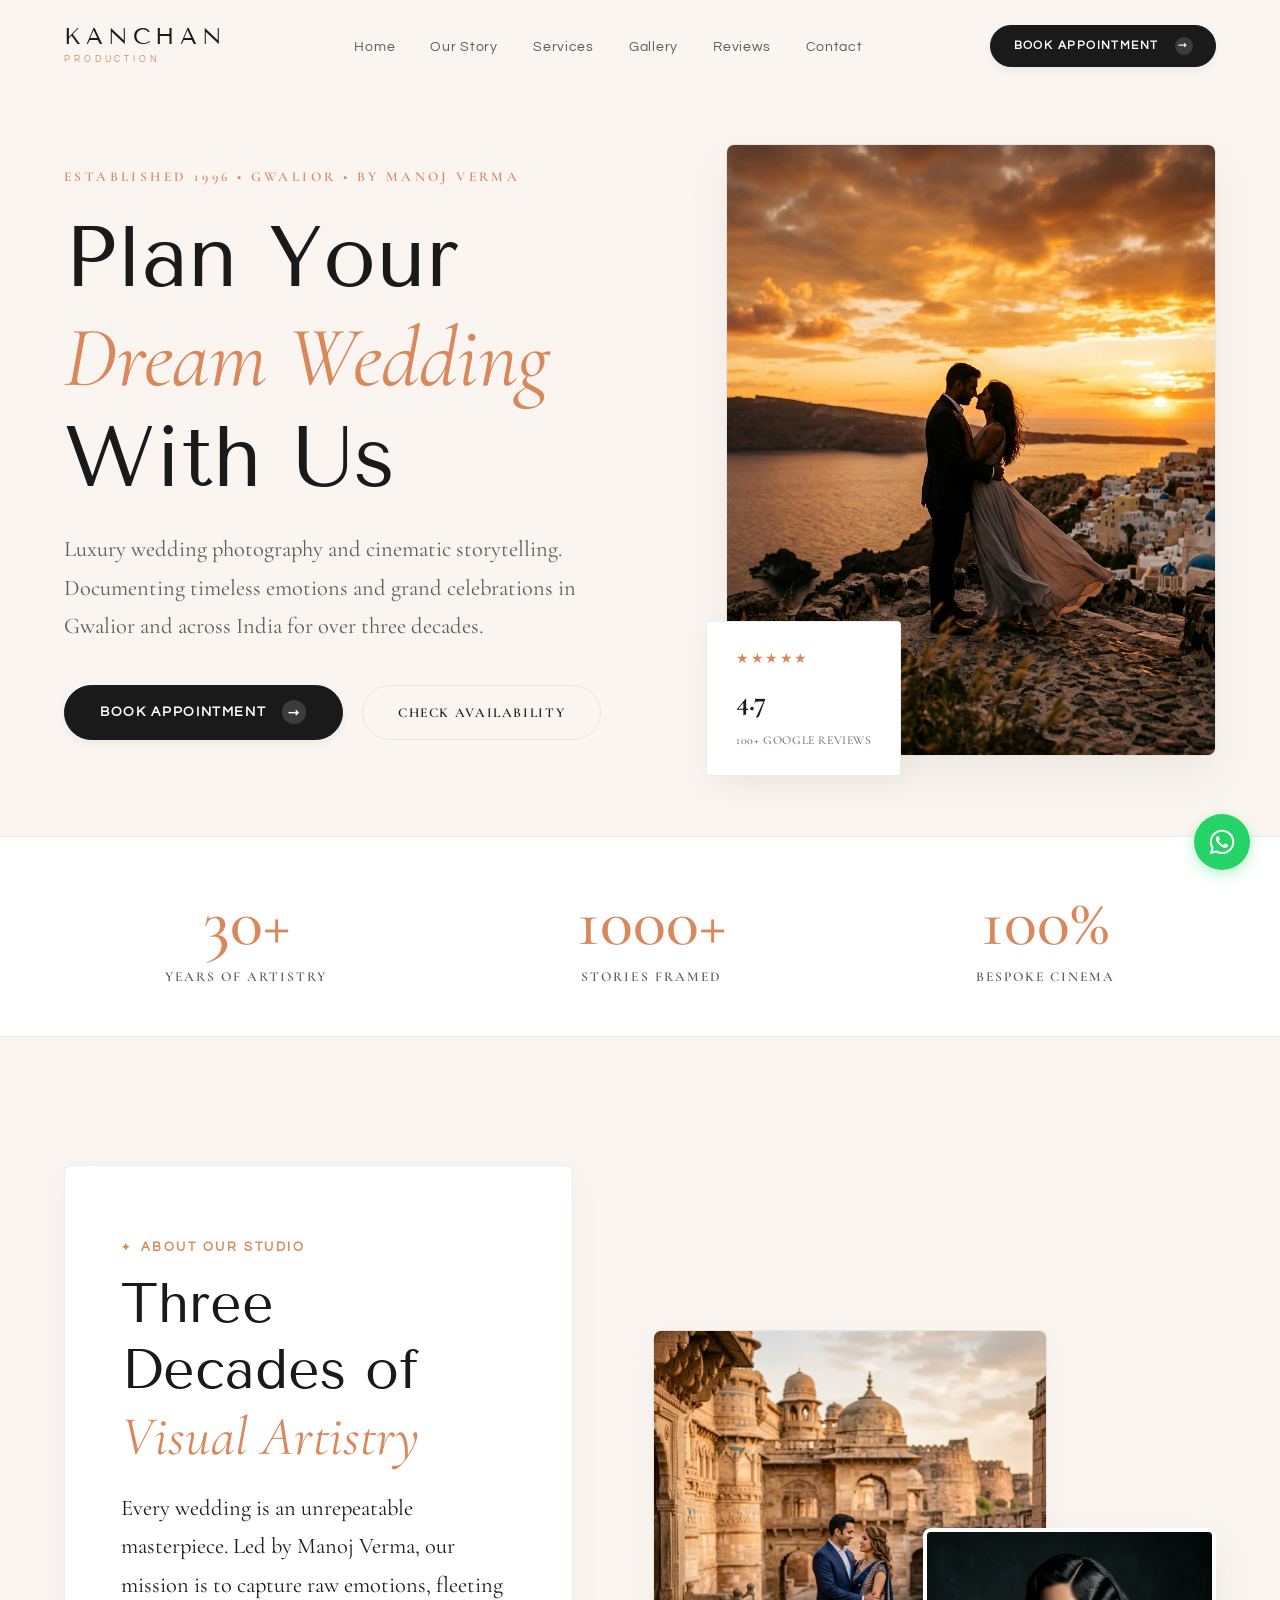
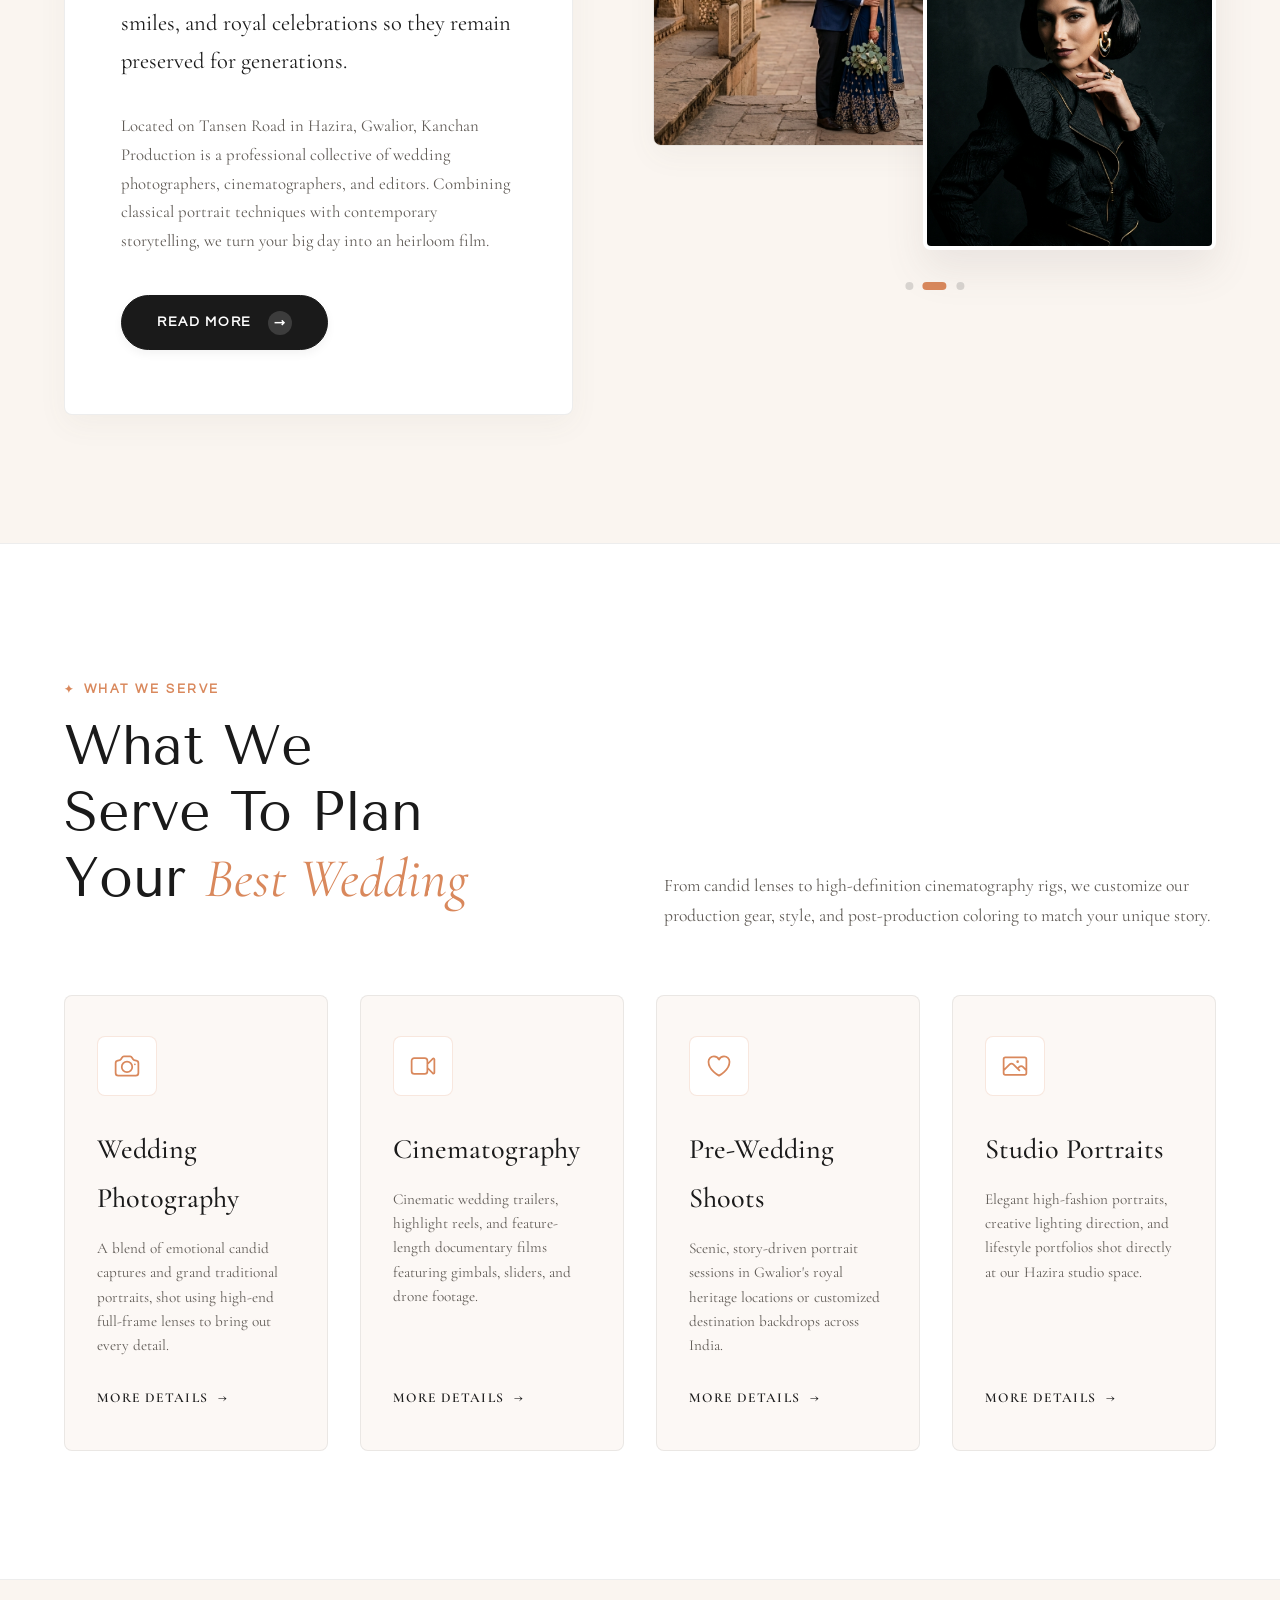
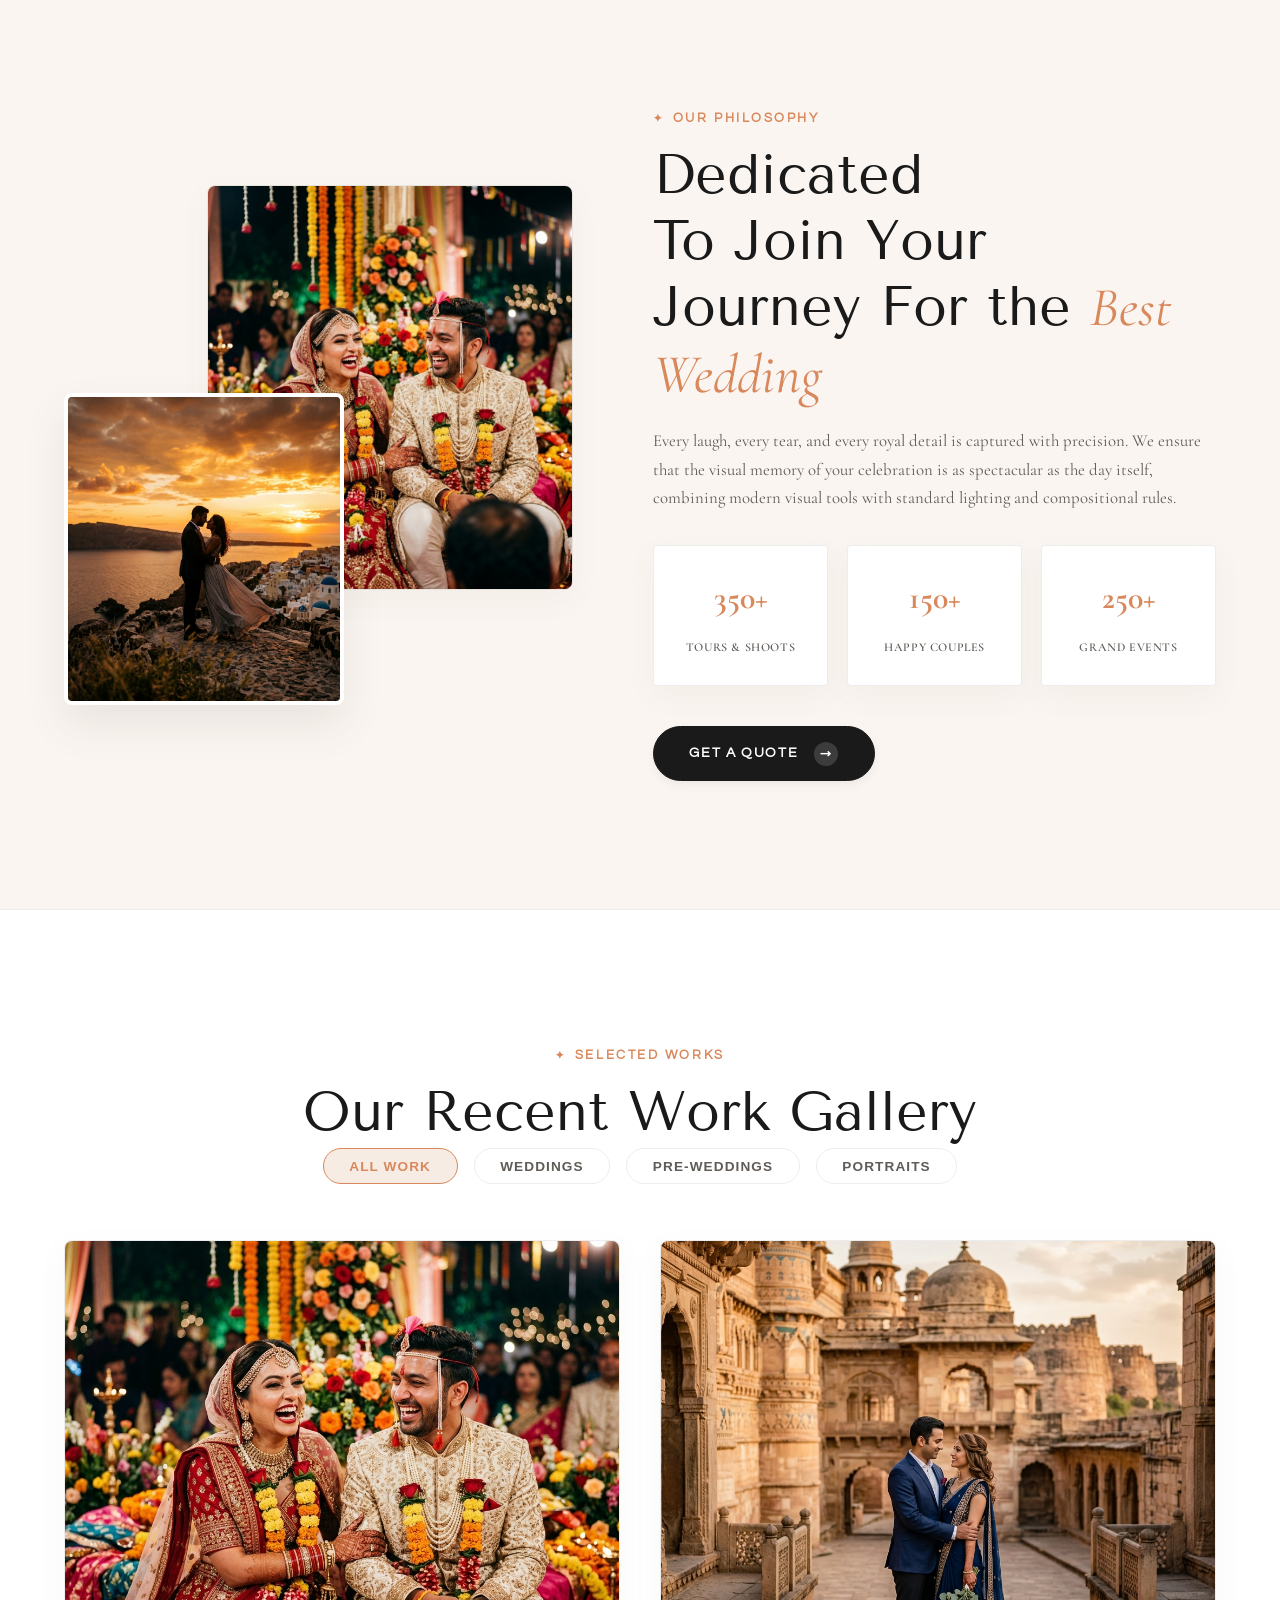
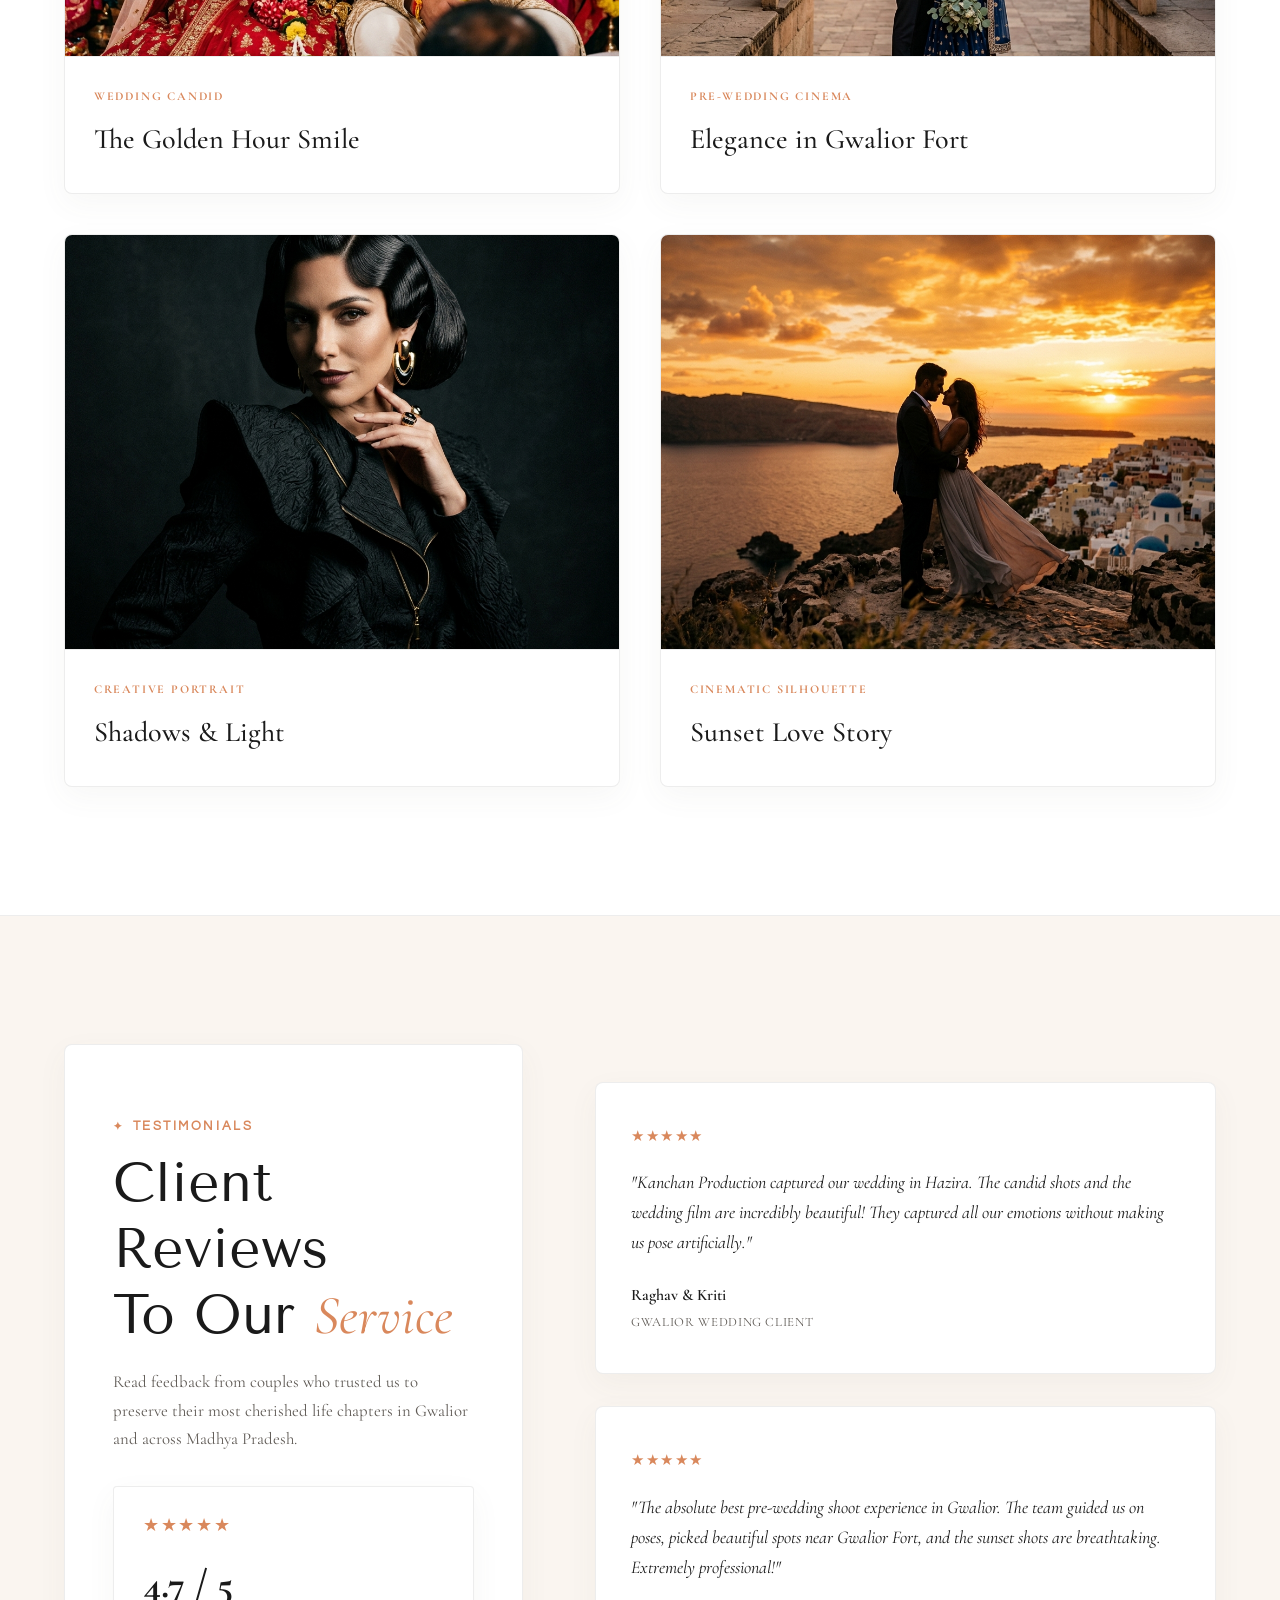
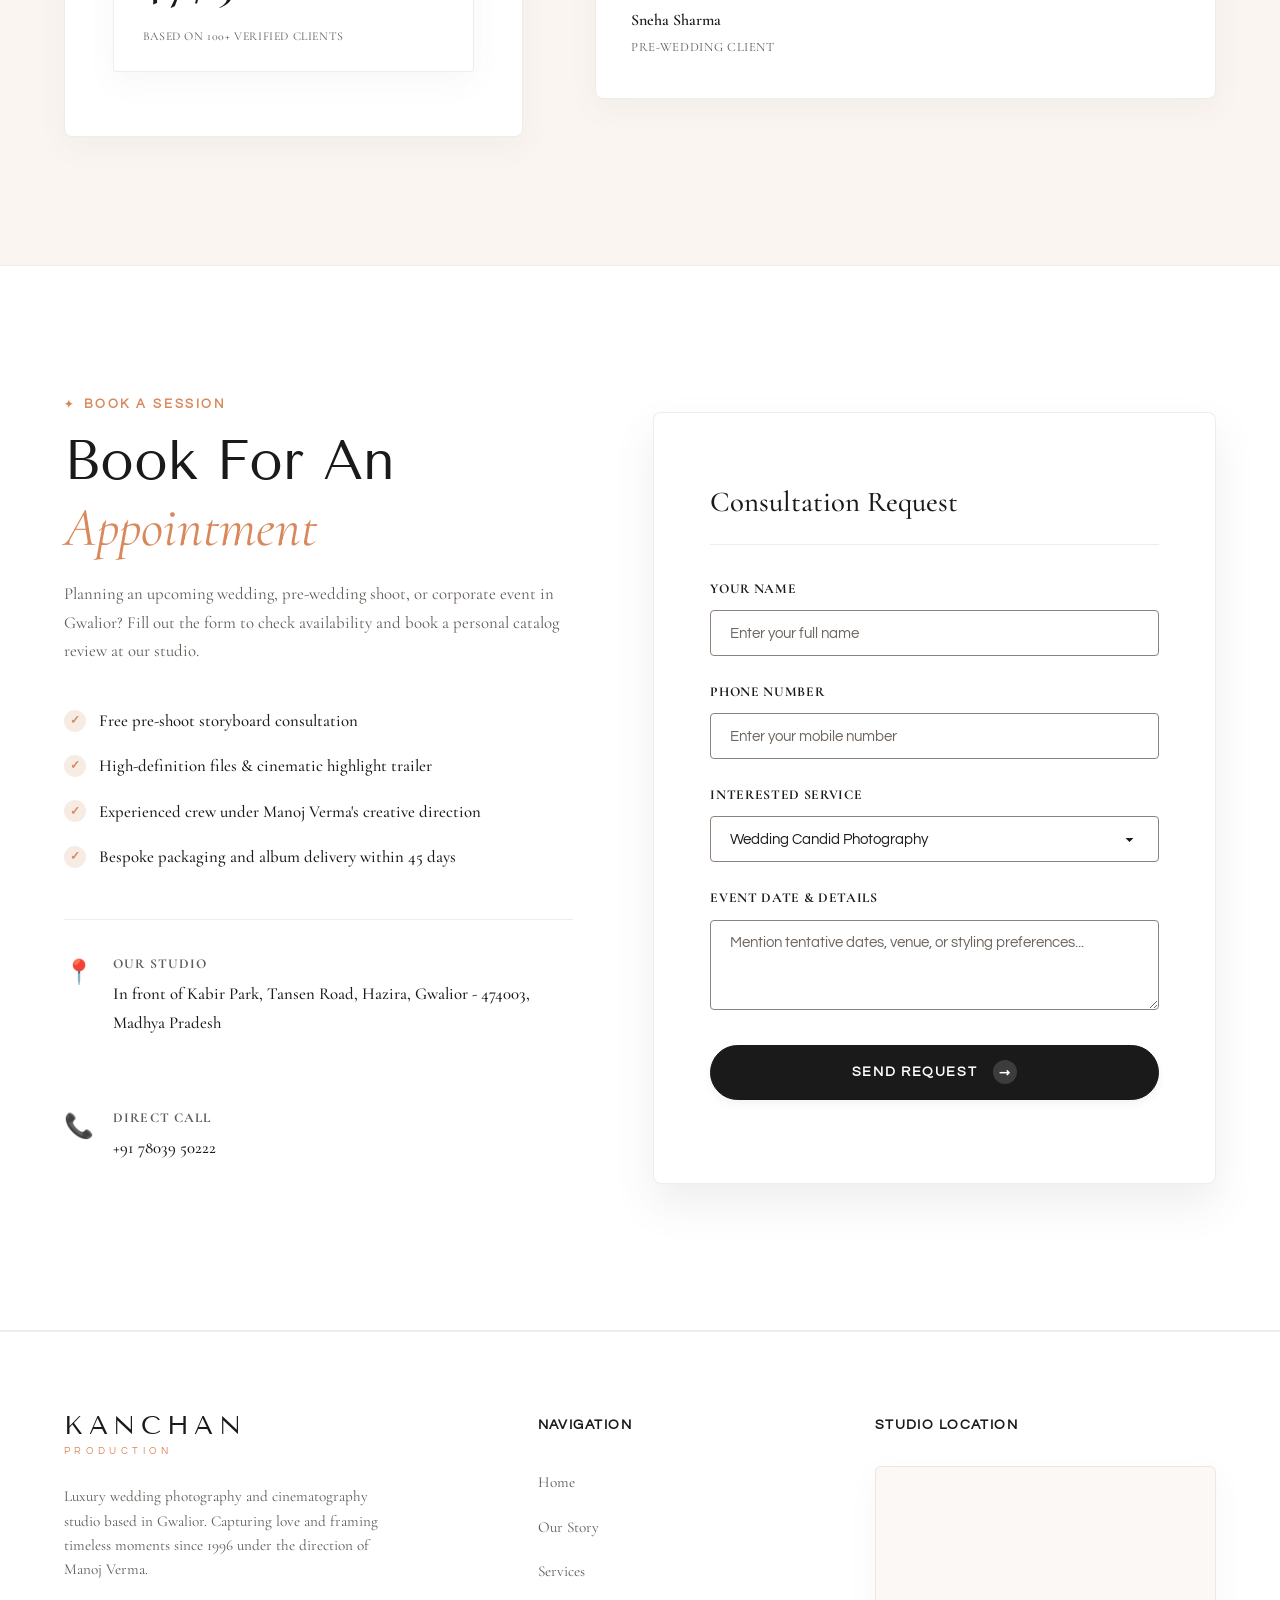
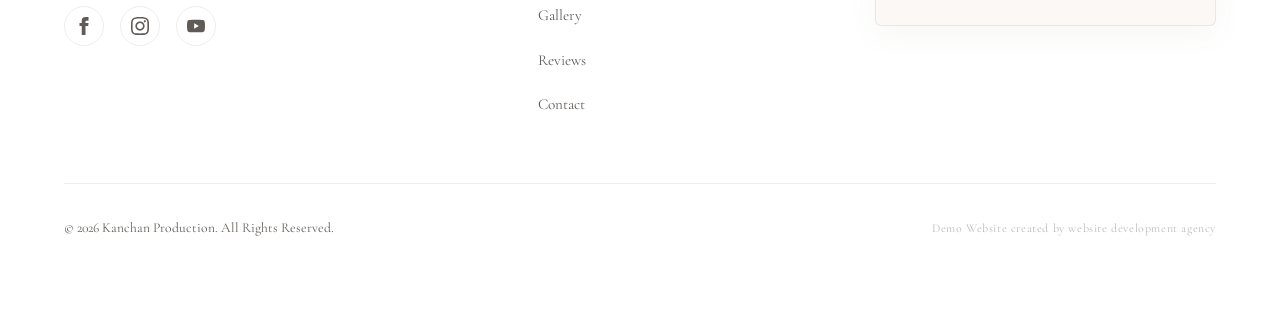
<file: kanchan-production/index.html>
<!DOCTYPE html>
<html lang="en">
<head>
  <meta charset="UTF-8">
  <meta name="viewport" content="width=device-width, initial-scale=1.0">
  <title>Kanchan Production | Premium Wedding Photographer & Cinematographer in Gwalior</title>
  <meta name="description" content="Capture your special moments with Gwalior's premier photography studio since 1996. Specializing in luxury wedding photography, cinematic pre-wedding shoots, and high-definition wedding films by Manoj Verma. Rating 4.7★ on Google.">
  
  <!-- Typography (Tenor Sans for headings, Questrial for sans accents, Cormorant Garamond for elegant serif text) -->
  <link rel="preconnect" href="https://fonts.googleapis.com">
  <link rel="preconnect" href="https://fonts.gstatic.com" crossorigin>
  <link href="https://fonts.googleapis.com/css2?family=Cormorant+Garamond:ital,wght@0,300;0,400;0,500;0,600;0,700;1,300;1,400;1,500;1,600;1,700&family=Questrial&family=Tenor+Sans&display=swap" rel="stylesheet">
  
  <link rel="stylesheet" href="style.css?v=1.4">
</head>
<body>

  <!-- Header / Navigation -->
  <header id="main-header" class="site-header">
    <div class="container header-container">
      <div class="logo">
        <a href="#hero">
          <span class="logo-main">KANCHAN</span>
          <span class="logo-sub">PRODUCTION</span>
        </a>
      </div>
      
      <!-- Desktop Navigation -->
      <nav class="nav-menu" id="nav-menu">
        <ul>
          <li><a href="#hero">Home</a></li>
          <li><a href="#about">Our Story</a></li>
          <li><a href="#services">Services</a></li>
          <li><a href="#portfolio">Gallery</a></li>
          <li><a href="#testimonials">Reviews</a></li>
          <li><a href="#contact">Contact</a></li>
        </ul>
      </nav>
      
      <div class="header-cta">
        <a href="tel:+917803950222" class="btn-pill btn-sm-pill">
          Book Appointment
          <span class="btn-arrow">→</span>
        </a>
      </div>
      
      <button class="mobile-nav-toggle" id="mobile-toggle" aria-label="Toggle navigation menu" aria-expanded="false" aria-controls="nav-menu">
        <span class="bar"></span>
        <span class="bar"></span>
        <span class="bar"></span>
      </button>
    </div>
  </header>

  <!-- Hero Section -->
  <section id="hero" class="hero-section">
    <div class="container hero-grid">
      <div class="hero-content scroll-animated">
        <span class="sub-title">ESTABLISHED 1996 • GWALIOR • BY MANOJ VERMA</span>
        <h1 class="main-title">Plan Your <br><span class="accent-text font-italic">Dream Wedding</span> <br>With Us</h1>
        <p class="hero-desc">Luxury wedding photography and cinematic storytelling. Documenting timeless emotions and grand celebrations in Gwalior and across India for over three decades.</p>
        <div class="hero-buttons">
          <a href="#portfolio" class="btn-pill">
            Book Appointment
            <span class="btn-arrow">→</span>
          </a>
          <a href="#contact" class="btn-outline">Check Availability</a>
        </div>
      </div>
      
      <div class="hero-image-wrapper scroll-animated">
        <div class="hero-img-container img-frame-accent">
          <img src="images/hero.png" alt="Couple romantic sunset silhouette captured by Kanchan Production">
        </div>
        
        <!-- Rating Badge -->
        <div class="hero-rating-badge">
          <div class="stars">★★★★★</div>
          <div class="score">4.7</div>
          <div class="label">100+ Google Reviews</div>
        </div>
      </div>
    </div>
  </section>

  <!-- Stats Section -->
  <section class="stats-section">
    <div class="container stats-grid">
      <div class="stat-item scroll-animated">
        <span class="stat-num">30+</span>
        <span class="stat-text">Years of Artistry</span>
      </div>
      <div class="stat-item scroll-animated">
        <span class="stat-num">1000+</span>
        <span class="stat-text">Stories Framed</span>
      </div>
      <div class="stat-item scroll-animated">
        <span class="stat-num">100%</span>
        <span class="stat-text">Bespoke Cinema</span>
      </div>
    </div>
  </section>

  <!-- About Section -->
  <section id="about" class="about-section">
    <div class="container about-grid">
      <div class="about-content-card scroll-animated">
        <span class="section-tag">About Our Studio</span>
        <h2 class="section-title">Three Decades of <br><span class="accent-text font-italic">Visual Artistry</span></h2>
        <p class="p-lead">Every wedding is an unrepeatable masterpiece. Led by Manoj Verma, our mission is to capture raw emotions, fleeting smiles, and royal celebrations so they remain preserved for generations.</p>
        <p>Located on Tansen Road in Hazira, Gwalior, Kanchan Production is a professional collective of wedding photographers, cinematographers, and editors. Combining classical portrait techniques with contemporary storytelling, we turn your big day into an heirloom film.</p>
        <a href="#contact" class="btn-pill">
          Read More
          <span class="btn-arrow">→</span>
        </a>
      </div>
      
      <div class="about-images-collage scroll-animated">
        <div class="about-collage-back img-frame-accent">
          <img src="images/pre_wedding.png" alt="Pre-wedding shoot near Gwalior Fort architecture">
        </div>
        <div class="about-collage-front">
          <img src="images/portrait.png" alt="Creative studio portrait capture by Manoj Verma">
        </div>
        
        <!-- Slider Page Indicator dots matching inspiration layout -->
        <div class="about-collage-indicators">
          <span></span>
          <span class="active"></span>
          <span></span>
        </div>
      </div>
    </div>
  </section>

  <!-- Services Section -->
  <section id="services" class="section-white">
    <div class="container">
      <div class="services-header-grid scroll-animated">
        <div>
          <span class="section-tag">What We Serve</span>
          <h2 class="section-title">What We Serve To Plan <br>Your <span class="accent-text font-italic">Best Wedding</span></h2>
        </div>
        <p class="section-desc">From candid lenses to high-definition cinematography rigs, we customize our production gear, style, and post-production coloring to match your unique story.</p>
      </div>
      
      <div class="services-grid-4">
        <!-- Service 1 -->
        <div class="service-grid-card scroll-animated">
          <div class="icon-box">
            <!-- Camera Outline -->
            <svg xmlns="http://www.w3.org/2000/svg" fill="none" viewBox="0 0 24 24" stroke-width="1.5" stroke="currentColor" width="28" height="28">
              <path stroke-linecap="round" stroke-linejoin="round" d="M6.827 6.175A2.31 2.31 0 015.186 7.23c-.38.054-.757.112-1.134.175C2.999 7.58 2.25 8.507 2.25 9.574V18a2.25 2.25 0 002.25 2.25h15A2.25 2.25 0 0021.75 18V9.574c0-1.067-.75-1.994-1.802-2.169a47.865 47.865 0 00-1.134-.175 2.31 2.31 0 01-1.64-1.055l-.822-1.316a2.192 2.192 0 00-1.736-1.039 48.774 48.774 0 00-5.232 0 2.192 2.192 0 00-1.736 1.039l-.821 1.316z" />
              <path stroke-linecap="round" stroke-linejoin="round" d="M16.5 12.75a4.5 4.5 0 11-9 0 4.5 4.5 0 019 0zM18.75 10.5h.008v.008h-.008V10.5z" />
            </svg>
          </div>
          <h3>Wedding Photography</h3>
          <p>A blend of emotional candid captures and grand traditional portraits, shot using high-end full-frame lenses to bring out every detail.</p>
          <a href="#portfolio" class="details-link">More Details <span>→</span></a>
        </div>
        
        <!-- Service 2 -->
        <div class="service-grid-card scroll-animated">
          <div class="icon-box">
            <!-- Movie Camera Outline -->
            <svg xmlns="http://www.w3.org/2000/svg" fill="none" viewBox="0 0 24 24" stroke-width="1.5" stroke="currentColor" width="28" height="28">
              <path stroke-linecap="round" stroke-linejoin="round" d="M15.75 10.5l4.72-4.72a.75.75 0 011.28.53v11.38a.75.75 0 01-1.28.53l-4.72-4.72M4.5 18.75h9a2.25 2.25 0 002.25-2.25v-9a2.25 2.25 0 00-2.25-2.25h-9A2.25 2.25 0 002.25 7.5v9a2.25 2.25 0 002.25 2.25z" />
            </svg>
          </div>
          <h3>Cinematography</h3>
          <p>Cinematic wedding trailers, highlight reels, and feature-length documentary films featuring gimbals, sliders, and drone footage.</p>
          <a href="#portfolio" class="details-link">More Details <span>→</span></a>
        </div>
        
        <!-- Service 3 -->
        <div class="service-grid-card scroll-animated">
          <div class="icon-box">
            <!-- Heart Outline -->
            <svg xmlns="http://www.w3.org/2000/svg" fill="none" viewBox="0 0 24 24" stroke-width="1.5" stroke="currentColor" width="28" height="28">
              <path stroke-linecap="round" stroke-linejoin="round" d="M21 8.25c0-2.485-2.099-4.5-4.688-4.5-1.935 0-3.597 1.126-4.312 2.733-.715-1.607-2.377-2.733-4.313-2.733C5.1 3.75 3 5.765 3 8.25c0 7.22 9 12 9 12s9-4.78 9-12z" />
            </svg>
          </div>
          <h3>Pre-Wedding Shoots</h3>
          <p>Scenic, story-driven portrait sessions in Gwalior's royal heritage locations or customized destination backdrops across India.</p>
          <a href="#portfolio" class="details-link">More Details <span>→</span></a>
        </div>
        
        <!-- Service 4 -->
        <div class="service-grid-card scroll-animated">
          <div class="icon-box">
            <!-- Photo Frame Outline -->
            <svg xmlns="http://www.w3.org/2000/svg" fill="none" viewBox="0 0 24 24" stroke-width="1.5" stroke="currentColor" width="28" height="28">
              <path stroke-linecap="round" stroke-linejoin="round" d="M2.25 15.75l5.159-5.159a2.25 2.25 0 013.182 0l5.159 5.159m-1.5-1.5l1.409-1.409a2.25 2.25 0 013.182 0l2.909 2.909m-18 3.75h16.5a1.5 1.5 0 001.5-1.5V6a1.5 1.5 0 00-1.5-1.5H3.75A1.5 1.5 0 002.25 6v12a1.5 1.5 0 001.5 1.5zm10.5-11.25h.008v.008h-.008V8.25zm.375 0a.375.375 0 11-.75 0 .375.375 0 01.75 0z" />
            </svg>
          </div>
          <h3>Studio Portraits</h3>
          <p>Elegant high-fashion portraits, creative lighting direction, and lifestyle portfolios shot directly at our Hazira studio space.</p>
          <a href="#portfolio" class="details-link">More Details <span>→</span></a>
        </div>
      </div>
    </div>
  </section>

  <!-- Showcase Section -->
  <section id="showcase" class="about-section">
    <div class="container showcase-grid">
      <div class="showcase-collage scroll-animated">
        <div class="showcase-collage-frame-1 img-frame-accent">
          <img src="images/wedding.png" alt="Traditional Indian couple wedding portrait frame by Kanchan Production">
        </div>
        <div class="showcase-collage-frame-2">
          <img src="images/hero.png" alt="Pre-wedding romance frame by Kanchan Production">
        </div>
      </div>
      
      <div class="showcase-content scroll-animated">
        <span class="section-tag">Our Philosophy</span>
        <h2 class="section-title">Dedicated To Join Your <br>Journey For the <span class="accent-text font-italic">Best Wedding</span></h2>
        <p>Every laugh, every tear, and every royal detail is captured with precision. We ensure that the visual memory of your celebration is as spectacular as the day itself, combining modern visual tools with standard lighting and compositional rules.</p>
        
        <div class="showcase-stats-row">
          <div class="showcase-stat-card">
            <span class="val">350+</span>
            <span class="lbl">Tours & Shoots</span>
          </div>
          <div class="showcase-stat-card">
            <span class="val">150+</span>
            <span class="lbl">Happy Couples</span>
          </div>
          <div class="showcase-stat-card">
            <span class="val">250+</span>
            <span class="lbl">Grand Events</span>
          </div>
        </div>
        
        <div>
          <a href="#contact" class="btn-pill">
            Get A Quote
            <span class="btn-arrow">→</span>
          </a>
        </div>
      </div>
    </div>
  </section>

  <!-- Portfolio / Gallery Section -->
  <section id="portfolio" class="section-white">
    <div class="container">
      <div class="text-center scroll-animated">
        <span class="section-tag">Selected Works</span>
        <h2 class="section-title">Our Recent Work Gallery</h2>
        
        <!-- Filter Controls -->
        <div class="portfolio-filters" id="portfolio-filters">
          <button class="filter-btn active" data-filter="all">All Work</button>
          <button class="filter-btn" data-filter="wedding">Weddings</button>
          <button class="filter-btn" data-filter="pre-wedding">Pre-Weddings</button>
          <button class="filter-btn" data-filter="portrait">Portraits</button>
        </div>
      </div>
      
      <!-- Portfolio Grid -->
      <div class="portfolio-grid-masonry" id="portfolio-grid">
        <!-- Item 1 -->
        <div class="portfolio-card scroll-animated" data-category="wedding">
          <div class="portfolio-img-box">
            <img src="images/wedding.png" alt="Candid wedding portrait of Indian bride and groom laughing">
          </div>
          <div class="portfolio-details">
            <span class="cat">Wedding Candid</span>
            <h4>The Golden Hour Smile</h4>
          </div>
        </div>
        
        <!-- Item 2 -->
        <div class="portfolio-card scroll-animated" data-category="pre-wedding">
          <div class="portfolio-img-box">
            <img src="images/pre_wedding.png" alt="Pre-wedding shoot of couple near Gwalior Fort monument">
          </div>
          <div class="portfolio-details">
            <span class="cat">Pre-Wedding Cinema</span>
            <h4>Elegance in Gwalior Fort</h4>
          </div>
        </div>
        
        <!-- Item 3 -->
        <div class="portfolio-card scroll-animated" data-category="portrait">
          <div class="portfolio-img-box">
            <img src="images/portrait.png" alt="Creative high contrast fashion studio portrait">
          </div>
          <div class="portfolio-details">
            <span class="cat">Creative Portrait</span>
            <h4>Shadows & Light</h4>
          </div>
        </div>
        
        <!-- Item 4 -->
        <div class="portfolio-card scroll-animated" data-category="pre-wedding">
          <div class="portfolio-img-box">
            <img src="images/hero.png" alt="Pre-wedding romantic silhouette of couple at sunset">
          </div>
          <div class="portfolio-details">
            <span class="cat">Cinematic Silhouette</span>
            <h4>Sunset Love Story</h4>
          </div>
        </div>
      </div>
    </div>
  </section>

  <!-- Reviews Section -->
  <section id="testimonials" class="about-section">
    <div class="container testimonials-grid">
      <div class="testimonials-left-card scroll-animated">
        <span class="section-tag">Testimonials</span>
        <h2 class="section-title">Client Reviews <br>To Our <span class="accent-text font-italic">Service</span></h2>
        <p>Read feedback from couples who trusted us to preserve their most cherished life chapters in Gwalior and across Madhya Pradesh.</p>
        
        <div class="hero-rating-badge" style="position: static; margin-top: 2rem;">
          <div class="stars" style="font-size: 1.1rem;">★★★★★</div>
          <div class="score" style="font-size: 2.5rem; margin: 0.2rem 0;">4.7 / 5</div>
          <div class="label">Based on 100+ Verified Clients</div>
        </div>
      </div>
      
      <div class="testimonials-list scroll-animated">
        <!-- Testimonial 1 -->
        <div class="testimonial-item-card">
          <div class="stars">★★★★★</div>
          <p>"Kanchan Production captured our wedding in Hazira. The candid shots and the wedding film are incredibly beautiful! They captured all our emotions without making us pose artificially."</p>
          <div class="testimonial-meta">
            <strong>Raghav & Kriti</strong>
            <span>Gwalior Wedding Client</span>
          </div>
        </div>
        
        <!-- Testimonial 2 -->
        <div class="testimonial-item-card">
          <div class="stars">★★★★★</div>
          <p>"The absolute best pre-wedding shoot experience in Gwalior. The team guided us on poses, picked beautiful spots near Gwalior Fort, and the sunset shots are breathtaking. Extremely professional!"</p>
          <div class="testimonial-meta">
            <strong>Sneha Sharma</strong>
            <span>Pre-Wedding Client</span>
          </div>
        </div>
      </div>
    </div>
  </section>

  <!-- Contact Section -->
  <section id="contact" class="section-white">
    <div class="container contact-grid">
      <div class="contact-info-panel scroll-animated">
        <span class="section-tag">Book A Session</span>
        <h2 class="section-title">Book For An <br><span class="accent-text font-italic">Appointment</span></h2>
        <p>Planning an upcoming wedding, pre-wedding shoot, or corporate event in Gwalior? Fill out the form to check availability and book a personal catalog review at our studio.</p>
        
        <ul class="benefits-checklist">
          <li>Free pre-shoot storyboard consultation</li>
          <li>High-definition files & cinematic highlight trailer</li>
          <li>Experienced crew under Manoj Verma's creative direction</li>
          <li>Bespoke packaging and album delivery within 45 days</li>
        </ul>
        
        <div class="contact-details-row">
          <div class="contact-detail-block">
            <span class="icon">📍</span>
            <div>
              <strong>Our Studio</strong>
              <p>In front of Kabir Park, Tansen Road, Hazira, Gwalior - 474003, Madhya Pradesh</p>
            </div>
          </div>
          
          <div class="contact-detail-block">
            <span class="icon">📞</span>
            <div>
              <strong>Direct Call</strong>
              <p><a href="tel:+917803950222">+91 78039 50222</a></p>
            </div>
          </div>
        </div>
      </div>
      
      <!-- Contact Form Container -->
      <div class="contact-form-card scroll-animated">
        <form id="contact-form">
          <h3>Consultation Request</h3>
          
          <div class="form-group">
            <label for="name">Your Name</label>
            <input type="text" id="name" required placeholder="Enter your full name">
          </div>
          
          <div class="form-group">
            <label for="phone">Phone Number</label>
            <input type="tel" id="phone" required placeholder="Enter your mobile number">
          </div>
          
          <div class="form-group">
            <label for="service">Interested Service</label>
            <select id="service">
              <option value="wedding">Wedding Candid Photography</option>
              <option value="cinematography">Cinematic Wedding Film</option>
              <option value="prewedding">Pre-Wedding Photoshoot</option>
              <option value="studio">Studio Portraits / Other Events</option>
            </select>
          </div>
          
          <div class="form-group">
            <label for="message">Event Date & Details</label>
            <textarea id="message" rows="4" placeholder="Mention tentative dates, venue, or styling preferences..."></textarea>
          </div>
          
          <button type="submit" class="btn-pill btn-block">
            Send Request
            <span class="btn-arrow">→</span>
          </button>
          <div id="form-message" class="form-message"></div>
        </form>
      </div>
    </div>
  </section>

  <!-- Footer -->
  <footer class="site-footer">
    <div class="container">
      <div class="footer-grid">
        <div class="footer-brand">
          <div class="logo">
            <a href="#hero">
              <span class="logo-main">KANCHAN</span>
              <span class="logo-sub">PRODUCTION</span>
            </a>
          </div>
          <p>Luxury wedding photography and cinematography studio based in Gwalior. Capturing love and framing timeless moments since 1996 under the direction of Manoj Verma.</p>
          <div class="footer-social-links">
            <a href="https://facebook.com" target="_blank" rel="noopener noreferrer" aria-label="Facebook">
              <svg xmlns="http://www.w3.org/2000/svg" width="18" height="18" fill="currentColor" viewBox="0 0 24 24"><path d="M9 8h-3v4h3v12h5v-12h3.642l.358-4h-4v-1.667c0-.955.192-1.333 1.115-1.333h2.885v-5h-3.808c-3.596 0-5.192 1.583-5.192 4.615v3.385z"/></svg>
            </a>
            <a href="https://instagram.com" target="_blank" rel="noopener noreferrer" aria-label="Instagram">
              <svg xmlns="http://www.w3.org/2000/svg" width="18" height="18" fill="currentColor" viewBox="0 0 24 24"><path d="M12 2.163c3.204 0 3.584.012 4.85.07 3.252.148 4.771 1.691 4.919 4.919.058 1.265.069 1.645.069 4.849 0 3.205-.012 3.584-.069 4.849-.149 3.225-1.664 4.771-4.919 4.919-1.266.058-1.644.07-4.85.07-3.204 0-3.584-.012-4.849-.07-3.26-.149-4.771-1.699-4.919-4.92-.058-1.265-.07-1.644-.07-4.849 0-3.204.013-3.583.07-4.849.149-3.227 1.664-4.771 4.919-4.919 1.266-.057 1.645-.069 4.849-.069zm0-2c-3.259 0-3.667.014-4.947.072-4.358.2-6.78 2.618-6.98 6.98-.059 1.281-.073 1.689-.073 4.948 0 3.259.014 3.668.072 4.948.2 4.358 2.618 6.78 6.98 6.98 1.281.058 1.689.072 4.948.072 3.259 0 3.668-.014 4.948-.072 4.354-.2 6.782-2.618 6.979-6.98.059-1.28.073-1.689.073-4.948 0-3.259-.014-3.667-.072-4.947-.196-4.354-2.617-6.78-6.979-6.98-1.281-.059-1.69-.073-4.949-.073zm0 5.838c-3.403 0-6.162 2.759-6.162 6.162s2.759 6.163 6.162 6.163 6.162-2.759 6.162-6.163c0-3.403-2.759-6.162-6.162-6.162zm0 10.162c-2.209 0-4-1.79-4-4 0-2.209 1.791-4 4-4s4 1.791 4 4c0 2.21-1.791 4-4 4zm6.406-11.845c-.796 0-1.441.645-1.441 1.44s.645 1.44 1.441 1.44c.795 0 1.439-.645 1.439-1.44s-.644-1.44-1.439-1.44z"/></svg>
            </a>
            <a href="https://youtube.com" target="_blank" rel="noopener noreferrer" aria-label="YouTube">
              <svg xmlns="http://www.w3.org/2000/svg" width="18" height="18" fill="currentColor" viewBox="0 0 24 24"><path d="M23.498 6.163c-.272-1.016-1.071-1.815-2.087-2.087C19.565 3.53 12 3.53 12 3.53s-7.564 0-9.411.546c-1.017.272-1.816 1.071-2.088 2.087C0 8.01 0 12 0 12s0 3.99.501 5.837c.272 1.016 1.071 1.815 2.088 2.087C4.436 20.47 12 20.47 12 20.47s7.565 0 9.412-.546c1.016-.272 1.815-1.071 2.087-2.087C24 15.99 24 12 24 12s0-3.99-.502-5.837zM9.545 15.568V8.432L15.818 12l-6.273 3.568z"/></svg>
            </a>
          </div>
        </div>
        
        <div class="footer-nav">
          <h4>Navigation</h4>
          <ul>
            <li><a href="#hero">Home</a></li>
            <li><a href="#about">Our Story</a></li>
            <li><a href="#services">Services</a></li>
            <li><a href="#portfolio">Gallery</a></li>
            <li><a href="#testimonials">Reviews</a></li>
            <li><a href="#contact">Contact</a></li>
          </ul>
        </div>
        
        <div class="footer-map-col">
          <h4>Studio Location</h4>
          <div class="footer-map-container">
            <!-- Google Map Coordinates for Kabir Park, Tansen Road, Hazira, Gwalior -->
            <iframe 
              src="https://www.google.com/maps/embed?pb=!1m18!1m12!1m3!1d3579.5218770281696!2d78.1837699!3d26.2447954!2m3!1f0!2f0!3f0!3m2!1i1024!2i768!4f13.1!3m3!1m2!1s0x3976c6c7b6400001%3A0xc3cfad1401340158!2sKabir%20Park!5e0!3m2!1sen!2sin!4v1680000000000!5m2!1sen!2sin" 
              allowfullscreen="" 
              loading="lazy" 
              referrerpolicy="no-referrer-when-downgrade">
            </iframe>
          </div>
        </div>
      </div>
      
      <div class="footer-bottom">
        <p>&copy; 2026 Kanchan Production. All Rights Reserved.</p>
        <p class="footer-demo-badge">Demo Website created by website development agency</p>
      </div>
    </div>
  </footer>

  <!-- Floating WhatsApp Button -->
  <a href="https://wa.me/917803950222?text=Hello%20Kanchan%20Production%2C%20I%20visited%20your%20website%20and%20would%20like%20to%20consult%20with%20you%20about%20a%20photography/videography%20project." class="whatsapp-float" target="_blank" rel="noopener noreferrer" aria-label="Chat on WhatsApp">
    <svg xmlns="http://www.w3.org/2000/svg" viewBox="0 0 448 512" width="28" height="28">
      <path fill="#fff" d="M380.9 97.1C339 55.1 283.2 32 223.9 32c-122.4 0-222 99.6-222 222 0 39.1 10.2 77.3 29.6 111L0 480l117.7-30.9c32.4 17.7 68.9 27 106.1 27h.1c122.3 0 224.1-99.6 224.1-222 0-59.3-25.2-115-67.1-157zm-157 341.6c-33.2 0-65.7-8.9-94-25.7l-6.7-4-69.8 18.3L72 359.2l-4.4-7c-18.5-29.4-28.2-63.3-28.2-98.2 0-101.7 82.8-184.5 184.6-184.5 49.3 0 95.6 19.2 130.4 54.1 34.8 34.9 56.2 81.2 56.1 130.5 0 101.8-84.9 184.6-186.6 184.6zm101.2-138.2c-5.5-2.8-32.8-16.2-37.9-18-5.1-1.9-8.8-2.8-12.5 2.8-3.7 5.6-14.3 18-17.6 21.8-3.2 3.7-6.5 4.2-12 1.4-32.6-16.3-54-29.1-75.5-66-5.7-9.8 5.7-9.1 16.3-30.3 1.8-3.7 .9-6.9-.5-9.7-1.4-2.8-12.5-30.1-17.1-41.2-4.5-10.8-9.1-9.3-12.5-9.5-3.2-.2-6.9-.2-10.6-.2-3.7 0-9.7 1.4-14.8 6.9-5.1 5.6-19.4 19-19.4 46.3 0 27.3 19.9 53.7 22.6 57.4 2.8 3.7 39.1 59.7 94.8 83.8 35.2 15.2 49 16.5 66.6 13.9 10.7-1.6 32.8-13.4 37.4-26.4 4.6-13 4.6-24.1 3.2-26.4-1.3-2.5-5-3.9-10.5-6.6z"/>
    </svg>
  </a>

  <!-- Script triggers -->
  <script src="app.js?v=1.4"></script>
</body>
</html>
</file>
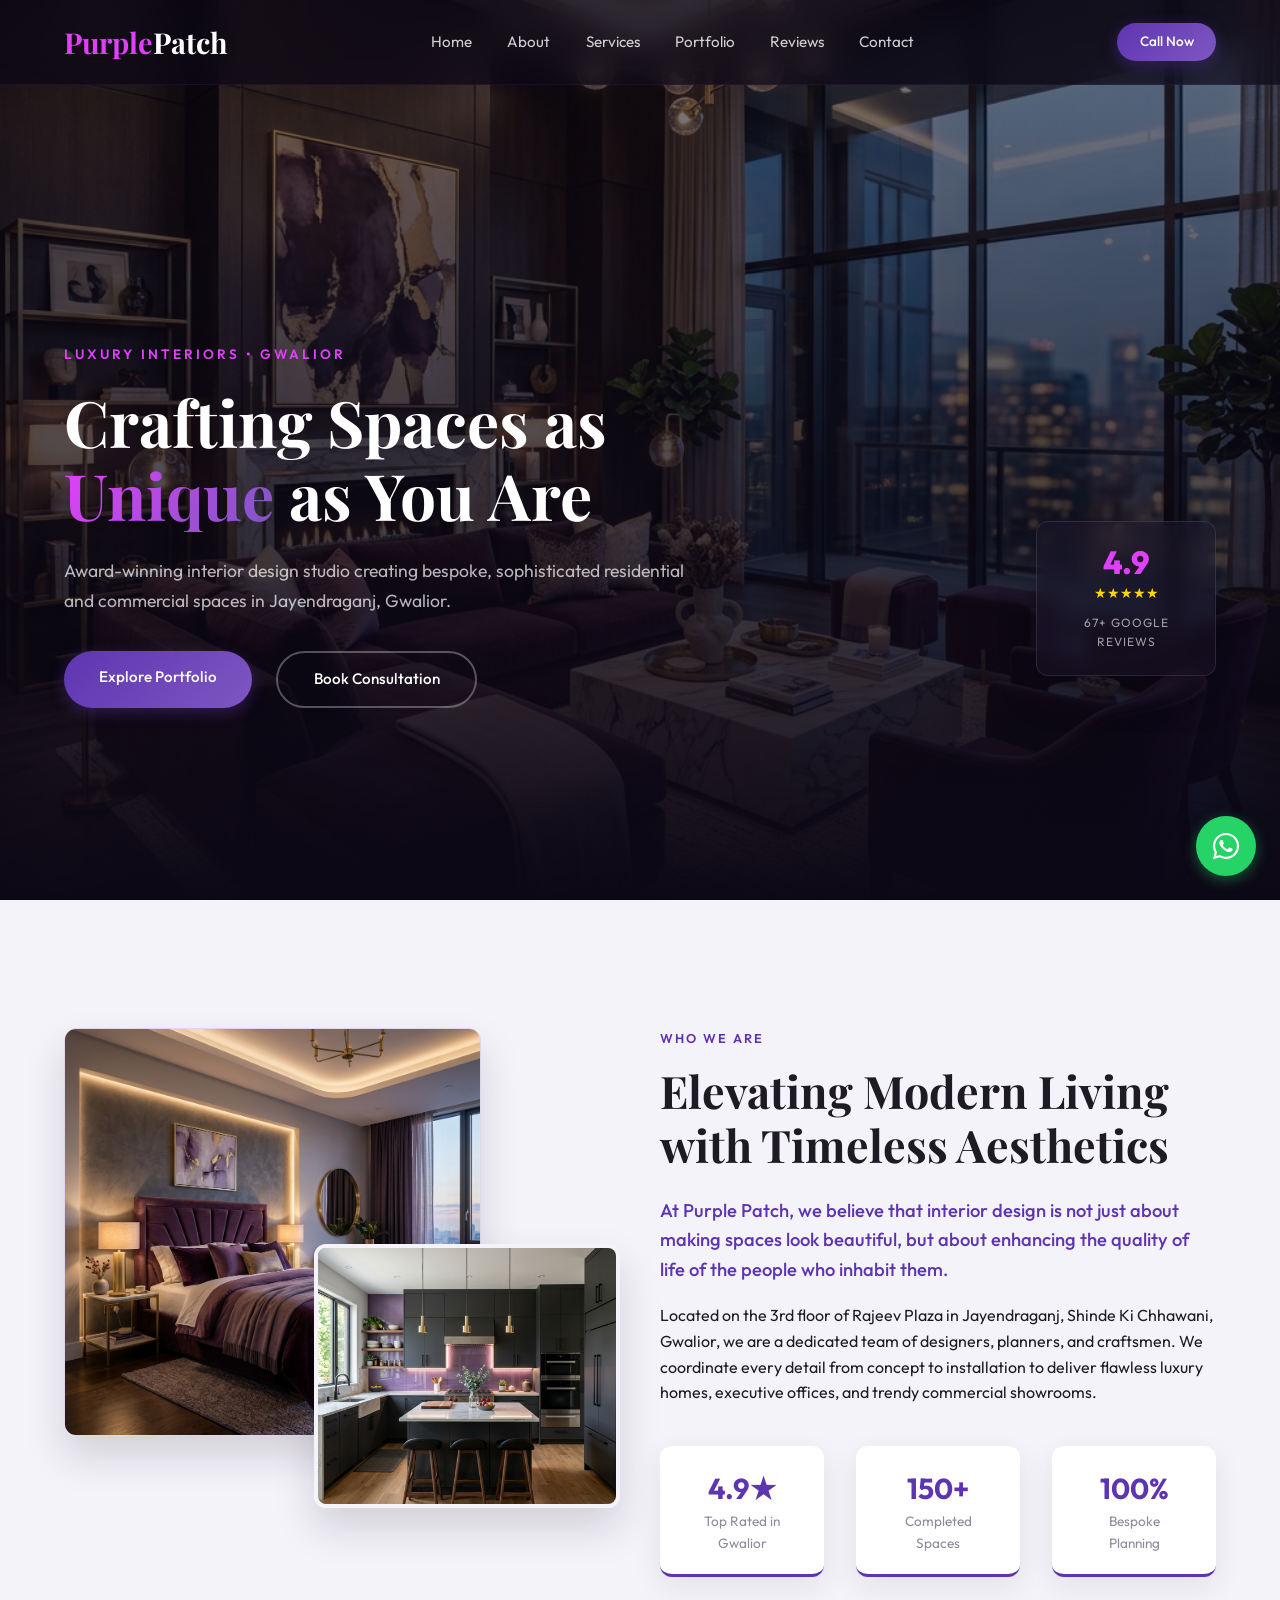
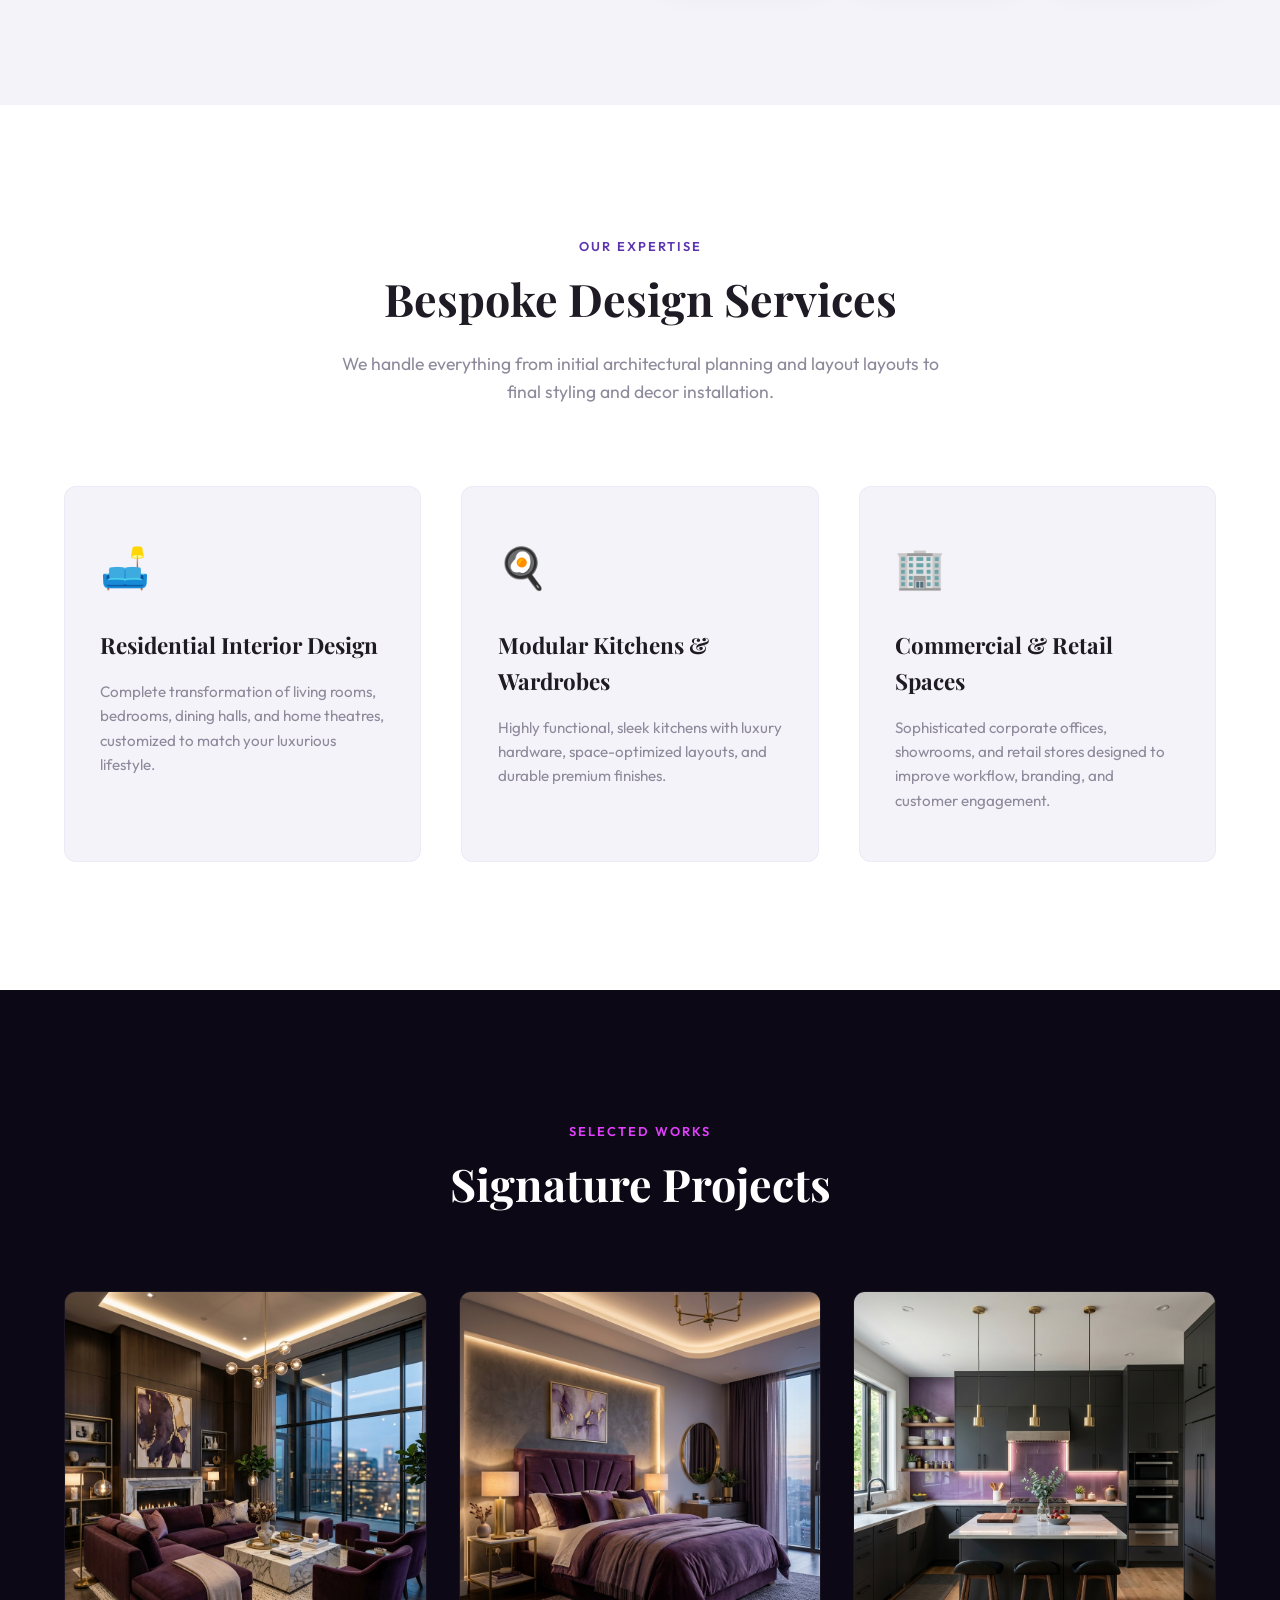
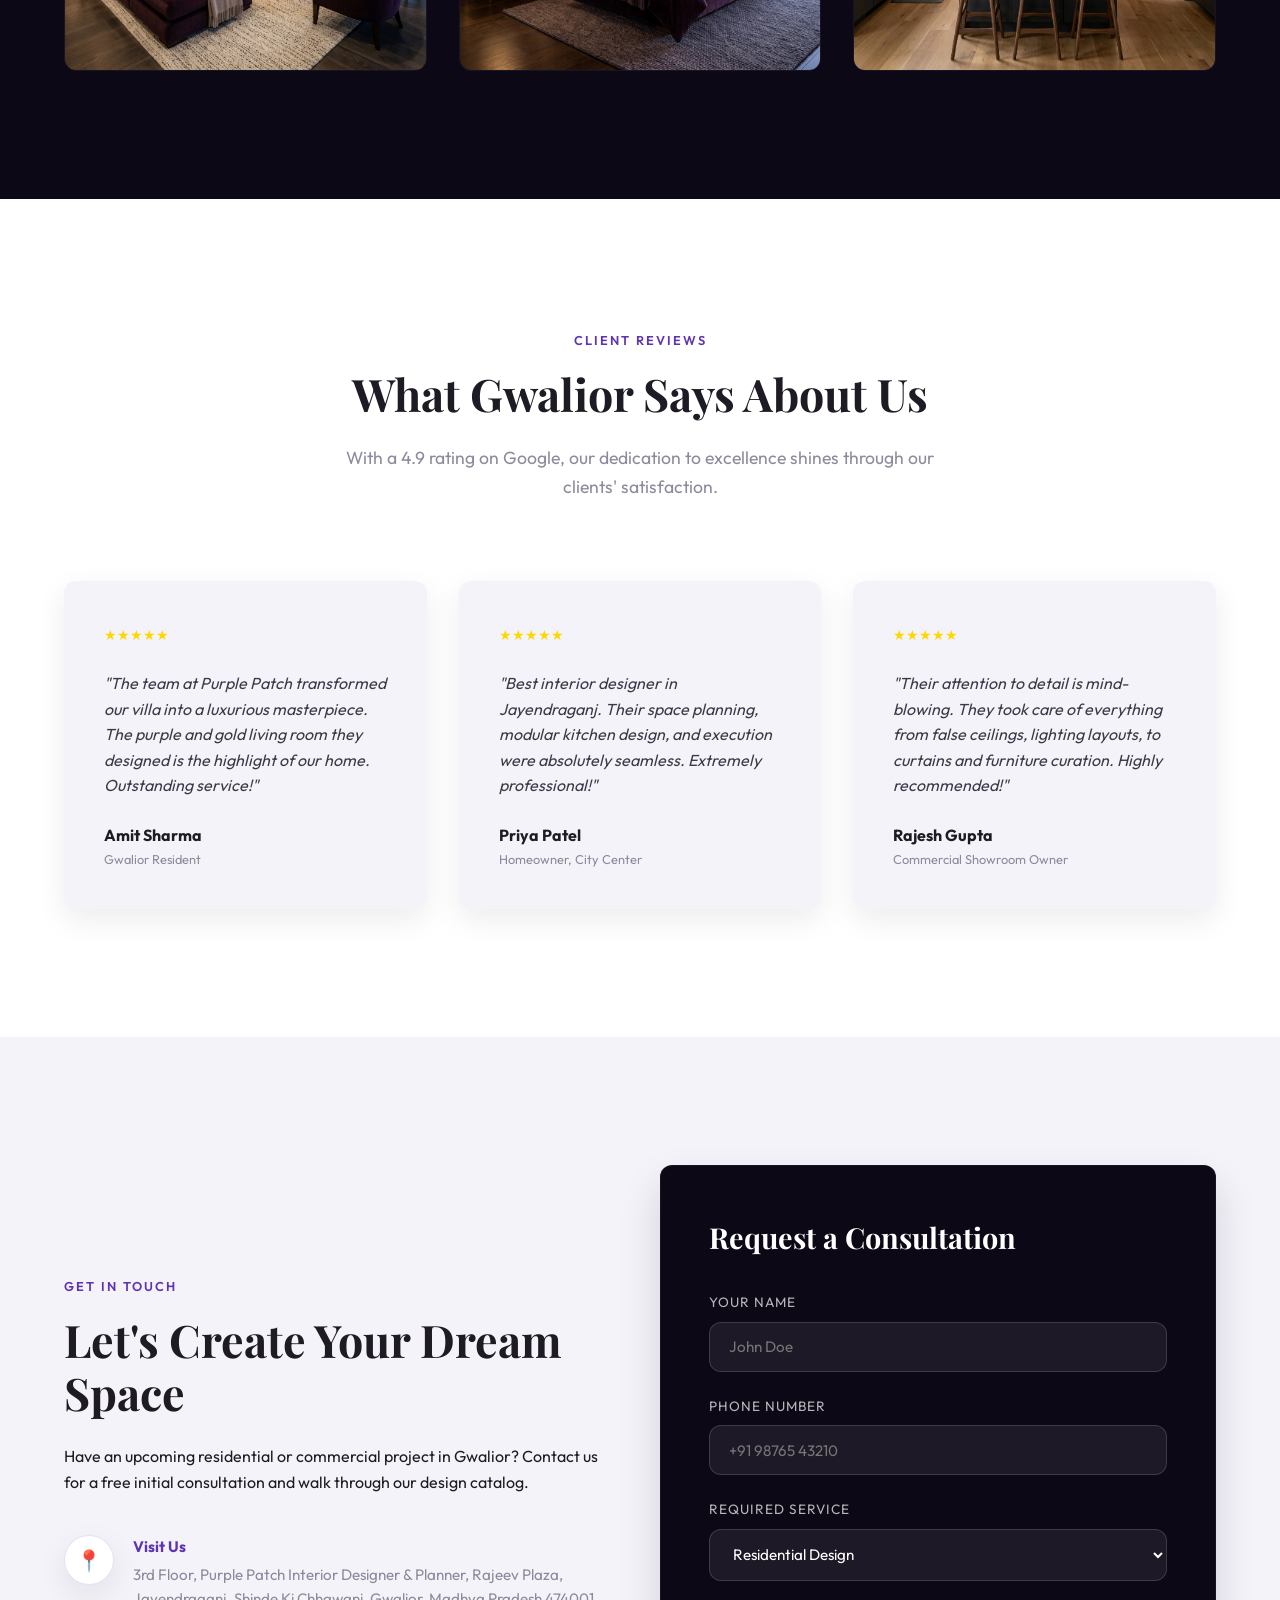
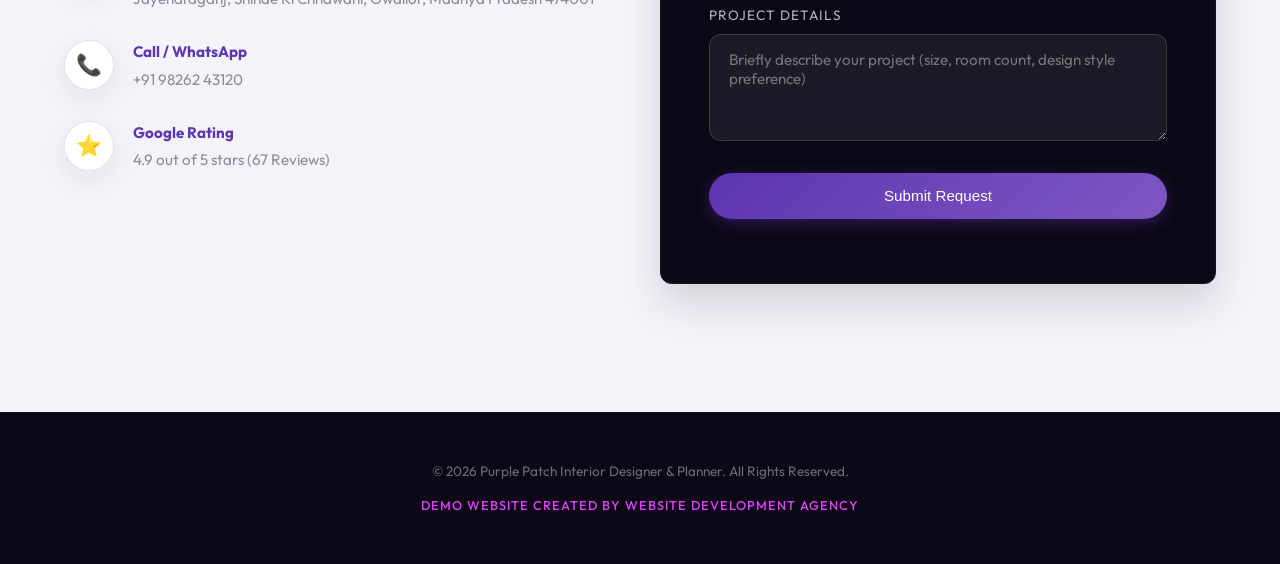
<file: purple-patch/index.html>
<!DOCTYPE html>
<html lang="en">
<head>
  <meta charset="UTF-8">
  <meta name="viewport" content="width=device-width, initial-scale=1.0">
  <title>Purple Patch - Luxury Interior Designer in Gwalior</title>
  <meta name="description" content="Purple Patch is Gwalior's premier interior design studio. We craft luxurious, bespoke spaces for residential and commercial properties. Rating 4.9/5 based on 67+ client reviews.">
  <link rel="preconnect" href="https://fonts.googleapis.com">
  <link rel="preconnect" href="https://fonts.gstatic.com" crossorigin>
  <link href="https://fonts.googleapis.com/css2?family=Outfit:wght@300;400;500;600;700;800&family=Playfair+Display:ital,wght@0,400;0,600;0,700;1,400&display=swap" rel="stylesheet">
  <link rel="stylesheet" href="style.css">
</head>
<body>
  <!-- Header / Navigation -->
  <header id="main-header" class="site-header">
    <div class="container header-container">
      <div class="logo">
        <a href="#hero"><span class="purple-accent">Purple</span>Patch</a>
      </div>
      <nav class="nav-menu" id="nav-menu">
        <ul>
          <li><a href="#hero">Home</a></li>
          <li><a href="#about">About</a></li>
          <li><a href="#services">Services</a></li>
          <li><a href="#portfolio">Portfolio</a></li>
          <li><a href="#testimonials">Reviews</a></li>
          <li><a href="#contact">Contact</a></li>
        </ul>
      </nav>
      <div class="contact-cta">
        <a href="tel:+919826243120" class="btn btn-primary btn-sm">Call Now</a>
      </div>
      <button class="mobile-nav-toggle" id="mobile-toggle" aria-label="Toggle navigation">
        <span class="bar"></span>
        <span class="bar"></span>
        <span class="bar"></span>
      </button>
    </div>
  </header>

  <!-- Hero Section -->
  <section id="hero" class="hero-section">
    <div class="hero-bg" style="background-image: url('images/hero.png');"></div>
    <div class="hero-overlay"></div>
    <div class="container hero-container">
      <div class="hero-content">
        <span class="sub-title">Luxury Interiors • Gwalior</span>
        <h1 class="main-title">Crafting Spaces as <br><span class="highlight">Unique</span> as You Are</h1>
        <p class="hero-desc">Award-winning interior design studio creating bespoke, sophisticated residential and commercial spaces in Jayendraganj, Gwalior.</p>
        <div class="hero-buttons">
          <a href="#portfolio" class="btn btn-primary">Explore Portfolio</a>
          <a href="#contact" class="btn btn-outline">Book Consultation</a>
        </div>
      </div>
      <div class="hero-badge">
        <div class="badge-rating">
          <span class="rating-num">4.9</span>
          <span class="stars">★★★★★</span>
        </div>
        <p class="badge-text">67+ Google Reviews</p>
      </div>
    </div>
  </section>

  <!-- About Section -->
  <section id="about" class="about-section">
    <div class="container">
      <div class="grid grid-2">
        <div class="about-images">
          <div class="img-frame-lg">
            <img src="images/bedroom.png" alt="Luxury Master Bedroom designed by Purple Patch" class="about-img-1">
          </div>
          <div class="img-frame-sm">
            <img src="images/kitchen.png" alt="Sleek Modern Kitchen designed by Purple Patch" class="about-img-2">
          </div>
        </div>
        <div class="about-content">
          <span class="section-tag">Who We Are</span>
          <h2 class="section-title">Elevating Modern Living with Timeless Aesthetics</h2>
          <p class="p-highlight">At Purple Patch, we believe that interior design is not just about making spaces look beautiful, but about enhancing the quality of life of the people who inhabit them.</p>
          <p>Located on the 3rd floor of Rajeev Plaza in Jayendraganj, Shinde Ki Chhawani, Gwalior, we are a dedicated team of designers, planners, and craftsmen. We coordinate every detail from concept to installation to deliver flawless luxury homes, executive offices, and trendy commercial showrooms.</p>
          <div class="stats-row">
            <div class="stat-card">
              <h3>4.9★</h3>
              <p>Top Rated in Gwalior</p>
            </div>
            <div class="stat-card">
              <h3>150+</h3>
              <p>Completed Spaces</p>
            </div>
            <div class="stat-card">
              <h3>100%</h3>
              <p>Bespoke Planning</p>
            </div>
          </div>
        </div>
      </div>
    </div>
  </section>

  <!-- Services Section -->
  <section id="services" class="services-section">
    <div class="container">
      <div class="section-header text-center">
        <span class="section-tag">Our Expertise</span>
        <h2 class="section-title">Bespoke Design Services</h2>
        <p class="section-subtitle">We handle everything from initial architectural planning and layout layouts to final styling and decor installation.</p>
      </div>
      <div class="grid grid-3">
        <div class="service-card">
          <div class="service-icon">🛋️</div>
          <h3>Residential Interior Design</h3>
          <p>Complete transformation of living rooms, bedrooms, dining halls, and home theatres, customized to match your luxurious lifestyle.</p>
        </div>
        <div class="service-card">
          <div class="service-icon">🍳</div>
          <h3>Modular Kitchens & Wardrobes</h3>
          <p>Highly functional, sleek kitchens with luxury hardware, space-optimized layouts, and durable premium finishes.</p>
        </div>
        <div class="service-card">
          <div class="service-icon">🏢</div>
          <h3>Commercial & Retail Spaces</h3>
          <p>Sophisticated corporate offices, showrooms, and retail stores designed to improve workflow, branding, and customer engagement.</p>
        </div>
      </div>
    </div>
  </section>

  <!-- Portfolio Section -->
  <section id="portfolio" class="portfolio-section">
    <div class="container">
      <div class="section-header text-center">
        <span class="section-tag">Selected Works</span>
        <h2 class="section-title">Signature Projects</h2>
      </div>
      <div class="portfolio-grid">
        <div class="portfolio-item scroll-animated">
          <img src="images/hero.png" alt="Luxury Living Room Project">
          <div class="portfolio-overlay">
            <div class="portfolio-info">
              <span class="project-cat">Residential</span>
              <h4>The Grand Living Room</h4>
            </div>
          </div>
        </div>
        <div class="portfolio-item scroll-animated">
          <img src="images/bedroom.png" alt="Velvet Bedroom Suite Project">
          <div class="portfolio-overlay">
            <div class="portfolio-info">
              <span class="project-cat">Residential</span>
              <h4>Velvet Master Suite</h4>
            </div>
          </div>
        </div>
        <div class="portfolio-item scroll-animated">
          <img src="images/kitchen.png" alt="Modern Culinary Space Project">
          <div class="portfolio-overlay">
            <div class="portfolio-info">
              <span class="project-cat">Modular Kitchen</span>
              <h4>Contemporary Slate Kitchen</h4>
            </div>
          </div>
        </div>
      </div>
    </div>
  </section>

  <!-- Testimonials Section -->
  <section id="testimonials" class="testimonials-section">
    <div class="container">
      <div class="section-header text-center">
        <span class="section-tag">Client Reviews</span>
        <h2 class="section-title">What Gwalior Says About Us</h2>
        <p class="section-subtitle">With a 4.9 rating on Google, our dedication to excellence shines through our clients' satisfaction.</p>
      </div>
      <div class="testimonials-slider">
        <div class="testimonial-card">
          <div class="stars">★★★★★</div>
          <p>"The team at Purple Patch transformed our villa into a luxurious masterpiece. The purple and gold living room they designed is the highlight of our home. Outstanding service!"</p>
          <div class="client-info">
            <strong>Amit Sharma</strong>
            <span>Gwalior Resident</span>
          </div>
        </div>
        <div class="testimonial-card">
          <div class="stars">★★★★★</div>
          <p>"Best interior designer in Jayendraganj. Their space planning, modular kitchen design, and execution were absolutely seamless. Extremely professional!"</p>
          <div class="client-info">
            <strong>Priya Patel</strong>
            <span>Homeowner, City Center</span>
          </div>
        </div>
        <div class="testimonial-card">
          <div class="stars">★★★★★</div>
          <p>"Their attention to detail is mind-blowing. They took care of everything from false ceilings, lighting layouts, to curtains and furniture curation. Highly recommended!"</p>
          <div class="client-info">
            <strong>Rajesh Gupta</strong>
            <span>Commercial Showroom Owner</span>
          </div>
        </div>
      </div>
    </div>
  </section>

  <!-- Contact Section -->
  <section id="contact" class="contact-section">
    <div class="container">
      <div class="grid grid-2">
        <div class="contact-info">
          <span class="section-tag">Get in Touch</span>
          <h2 class="section-title">Let's Create Your Dream Space</h2>
          <p>Have an upcoming residential or commercial project in Gwalior? Contact us for a free initial consultation and walk through our design catalog.</p>
          
          <div class="contact-details">
            <div class="detail-item">
              <span class="detail-icon">📍</span>
              <div>
                <strong>Visit Us</strong>
                <p>3rd Floor, Purple Patch Interior Designer & Planner, Rajeev Plaza, Jayendraganj, Shinde Ki Chhawani, Gwalior, Madhya Pradesh 474001</p>
              </div>
            </div>
            <div class="detail-item">
              <span class="detail-icon">📞</span>
              <div>
                <strong>Call / WhatsApp</strong>
                <p><a href="tel:+919826243120">+91 98262 43120</a></p>
              </div>
            </div>
            <div class="detail-item">
              <span class="detail-icon">⭐</span>
              <div>
                <strong>Google Rating</strong>
                <p>4.9 out of 5 stars (67 Reviews)</p>
              </div>
            </div>
          </div>
        </div>
        
        <div class="contact-form-container">
          <form id="contact-form" class="contact-form">
            <h3 class="form-title">Request a Consultation</h3>
            <div class="form-group">
              <label for="name">Your Name</label>
              <input type="text" id="name" required placeholder="John Doe">
            </div>
            <div class="form-group">
              <label for="phone">Phone Number</label>
              <input type="tel" id="phone" required placeholder="+91 98765 43210">
            </div>
            <div class="form-group">
              <label for="service">Required Service</label>
              <select id="service">
                <option value="residential">Residential Design</option>
                <option value="commercial">Commercial/Office Design</option>
                <option value="kitchen">Modular Kitchen</option>
                <option value="consultation">General Consultation</option>
              </select>
            </div>
            <div class="form-group">
              <label for="message">Project Details</label>
              <textarea id="message" rows="4" placeholder="Briefly describe your project (size, room count, design style preference)"></textarea>
            </div>
            <button type="submit" class="btn btn-primary btn-block">Submit Request</button>
            <div id="form-message" class="form-message"></div>
          </form>
        </div>
      </div>
    </div>
  </section>

  <!-- Footer -->
  <footer class="site-footer">
    <div class="container footer-content text-center">
      <p>&copy; 2026 Purple Patch Interior Designer & Planner. All Rights Reserved.</p>
      <p class="footer-demo-badge">Demo Website created by website development agency</p>
    </div>
  </footer>

  <!-- Floating WhatsApp Button -->
  <a href="https://wa.me/919826243120?text=Hello%20Purple%20Patch%20Interior%20designer%2C%20I%20visited%20your%20website%20and%20would%20like%20to%20consult%20with%20you%20about%20an%20interior%20design%20project." class="whatsapp-float" target="_blank" rel="noopener noreferrer" aria-label="Chat on WhatsApp">
    <svg xmlns="http://www.w3.org/2000/svg" viewBox="0 0 448 512" width="30" height="30"><path fill="#fff" d="M380.9 97.1C339 55.1 283.2 32 223.9 32c-122.4 0-222 99.6-222 222 0 39.1 10.2 77.3 29.6 111L0 480l117.7-30.9c32.4 17.7 68.9 27 106.1 27h.1c122.3 0 224.1-99.6 224.1-222 0-59.3-25.2-115-67.1-157zm-157 341.6c-33.2 0-65.7-8.9-94-25.7l-6.7-4-69.8 18.3L72 359.2l-4.4-7c-18.5-29.4-28.2-63.3-28.2-98.2 0-101.7 82.8-184.5 184.6-184.5 49.3 0 95.6 19.2 130.4 54.1 34.8 34.9 56.2 81.2 56.1 130.5 0 101.8-84.9 184.6-186.6 184.6zm101.2-138.2c-5.5-2.8-32.8-16.2-37.9-18-5.1-1.9-8.8-2.8-12.5 2.8-3.7 5.6-14.3 18-17.6 21.8-3.2 3.7-6.5 4.2-12 1.4-32.6-16.3-54-29.1-75.5-66-5.7-9.8 5.7-9.1 16.3-30.3 1.8-3.7 .9-6.9-.5-9.7-1.4-2.8-12.5-30.1-17.1-41.2-4.5-10.8-9.1-9.3-12.5-9.5-3.2-.2-6.9-.2-10.6-.2-3.7 0-9.7 1.4-14.8 6.9-5.1 5.6-19.4 19-19.4 46.3 0 27.3 19.9 53.7 22.6 57.4 2.8 3.7 39.1 59.7 94.8 83.8 35.2 15.2 49 16.5 66.6 13.9 10.7-1.6 32.8-13.4 37.4-26.4 4.6-13 4.6-24.1 3.2-26.4-1.3-2.5-5-3.9-10.5-6.6z"/></svg>
  </a>

  <script src="app.js"></script>
</body>
</html>
</file>
<file: architecture-creator/style.css>
/* Design Tokens */
:root {
  --primary: #00E5FF;         /* Electric Cyan / Neon Blueprint */
  --primary-light: #64F4FF;   /* Soft Ice Blue */
  --accent: #00E5FF;          /* Accent cyan */
  --dark-bg: #090D16;         /* Space Dark (Obsidian) */
  --light-bg: #FAFBFD;        /* Ultra light slate gray */
  --card-bg: rgba(17, 24, 39, 0.55);
  --border: rgba(0, 229, 255, 0.12); /* Cyan blueprint grid border */
  --border-light: #E2E8F0;
  --text-dark: #0F172A;       /* Slate Black */
  --text-light: #F8FAFC;      /* Ghost White */
  --text-muted: #94A3B8;      /* Cool Slate Gray */
  --font: 'Outfit', sans-serif;
  --transition: all 0.3s cubic-bezier(0.4, 0, 0.2, 1);
  --border-radius: 4px;       /* Sharp tech look */
  --shadow: 0 10px 30px rgba(0, 229, 255, 0.03);
  --shadow-lg: 0 20px 40px rgba(9, 13, 22, 0.8);
}

/* Reset and Base Styles */
* {
  box-sizing: border-box;
  margin: 0;
  padding: 0;
}

html {
  scroll-behavior: smooth;
  font-size: 16px;
}

body {
  font-family: var(--font);
  color: var(--text-dark);
  background-color: var(--light-bg);
  line-height: 1.6;
  overflow-x: hidden;
}

a {
  text-decoration: none;
  color: inherit;
  transition: var(--transition);
}

img {
  max-width: 100%;
  height: auto;
  display: block;
}

/* Utilities */
.container {
  width: 90%;
  max-width: 1200px;
  margin: 0 auto;
}

.grid {
  display: grid;
  gap: 2.5rem;
}

.grid-2 {
  grid-template-columns: repeat(auto-fit, minmax(320px, 1fr));
}

.grid-3 {
  grid-template-columns: repeat(auto-fit, minmax(300px, 1fr));
}

.text-center {
  text-align: center;
}

.cyan-accent {
  color: var(--primary);
  text-shadow: 0 0 10px rgba(0, 229, 255, 0.3);
}

/* Buttons */
.btn {
  display: inline-block;
  padding: 0.9rem 2.2rem;
  font-size: 0.85rem;
  font-weight: 600;
  text-transform: uppercase;
  letter-spacing: 2px;
  border-radius: var(--border-radius);
  cursor: pointer;
  transition: var(--transition);
  text-align: center;
  border: none;
}

.btn-sm {
  padding: 0.5rem 1.4rem;
  font-size: 0.75rem;
}

.btn-primary {
  background-color: var(--primary);
  color: var(--dark-bg);
  box-shadow: 0 0 15px rgba(0, 229, 255, 0.3);
}

.btn-primary:hover {
  transform: translateY(-2px);
  box-shadow: 0 0 25px rgba(0, 229, 255, 0.5);
  background-color: var(--primary-light);
}

.btn-outline {
  background: transparent;
  color: var(--text-light);
  border: 1px solid rgba(255, 255, 255, 0.3);
}

.btn-outline:hover {
  border-color: var(--primary);
  color: var(--primary);
  background: rgba(0, 229, 255, 0.05);
  transform: translateY(-2px);
}

.btn-block {
  display: block;
  width: 100%;
}

/* Header & Navigation */
.site-header {
  position: fixed;
  top: 0;
  left: 0;
  width: 100%;
  z-index: 1000;
  background: rgba(9, 13, 22, 0.85); /* Deep dark */
  backdrop-filter: blur(15px);
  -webkit-backdrop-filter: blur(15px);
  border-bottom: 1px solid rgba(0, 229, 255, 0.1);
  padding: 1.3rem 0;
  transition: var(--transition);
}

.site-header.scrolled {
  padding: 0.9rem 0;
  background: rgba(9, 13, 22, 0.98);
}

.header-container {
  display: flex;
  justify-content: space-between;
  align-items: center;
}

.logo {
  font-size: 1.4rem;
  font-weight: 900;
  letter-spacing: 2px;
  color: var(--text-light);
}

.nav-menu ul {
  list-style: none;
  display: flex;
  gap: 2.2rem;
}

.nav-menu a {
  color: rgba(255, 255, 255, 0.7);
  font-size: 0.8rem;
  font-weight: 600;
  text-transform: uppercase;
  letter-spacing: 1.5px;
  position: relative;
  padding: 0.5rem 0;
}

.nav-menu a::after {
  content: '';
  position: absolute;
  bottom: 0;
  left: 0;
  width: 0;
  height: 2px;
  background-color: var(--primary);
  transition: var(--transition);
}

.nav-menu a:hover {
  color: var(--text-light);
}

.nav-menu a:hover::after,
.nav-menu a.active::after {
  width: 100%;
}

.mobile-nav-toggle {
  display: none;
  background: transparent;
  border: none;
  cursor: pointer;
  flex-direction: column;
  gap: 6px;
}

.mobile-nav-toggle .bar {
  width: 25px;
  height: 2px;
  background-color: var(--text-light);
  transition: var(--transition);
}

/* Hero Section */
.hero-section {
  position: relative;
  height: 100vh;
  min-height: 650px;
  display: flex;
  align-items: center;
  color: var(--text-light);
  overflow: hidden;
  padding-top: 80px;
}

.hero-bg {
  position: absolute;
  top: 0;
  left: 0;
  width: 100%;
  height: 100%;
  background-size: cover;
  background-position: center;
  transform: scale(1.05);
  animation: zoom-in-bg 15s ease-out forwards;
}

.hero-overlay {
  position: absolute;
  top: 0;
  left: 0;
  width: 100%;
  height: 100%;
  background: linear-gradient(
    to bottom,
    rgba(9, 13, 22, 0.4) 0%,
    rgba(9, 13, 22, 0.8) 75%,
    var(--dark-bg) 100%
  );
}

.hero-container {
  position: relative;
  z-index: 10;
  display: flex;
  justify-content: space-between;
  align-items: flex-end;
  padding-bottom: 5rem;
  height: 100%;
}

.hero-content {
  max-width: 650px;
  animation: fadeInUp 1s ease-out forwards;
}

.sub-title {
  display: inline-block;
  font-size: 0.8rem;
  letter-spacing: 3px;
  text-transform: uppercase;
  color: var(--primary);
  margin-bottom: 1.2rem;
  font-weight: 700;
  border-left: 3px solid var(--primary);
  padding-left: 0.8rem;
}

.main-title {
  font-size: 4rem;
  line-height: 1.1;
  font-weight: 900;
  margin-bottom: 1.5rem;
  text-transform: uppercase;
}

.main-title .highlight {
  position: relative;
  display: inline-block;
  background: linear-gradient(90deg, var(--primary) 0%, var(--primary-light) 100%);
  -webkit-background-clip: text;
  -webkit-text-fill-color: transparent;
}

.hero-desc {
  font-size: 1.05rem;
  color: rgba(255, 255, 255, 0.7);
  margin-bottom: 2.2rem;
  line-height: 1.7;
}

.hero-buttons {
  display: flex;
  gap: 1.5rem;
}

.hero-badge {
  background: rgba(17, 24, 39, 0.6);
  backdrop-filter: blur(10px);
  -webkit-backdrop-filter: blur(10px);
  border: 1px solid rgba(0, 229, 255, 0.2);
  padding: 1.5rem;
  border-radius: var(--border-radius);
  text-align: center;
  max-width: 180px;
  margin-bottom: 2rem;
  box-shadow: 0 0 20px rgba(0,229,255,0.05);
  animation: fadeInUp 1s ease-out 0.3s forwards;
  opacity: 0;
}

.badge-rating {
  display: flex;
  flex-direction: column;
  align-items: center;
  margin-bottom: 0.5rem;
}

.rating-num {
  font-size: 2.2rem;
  font-weight: 900;
  color: var(--primary);
  line-height: 1;
}

.stars {
  color: var(--primary);
  font-size: 0.9rem;
  margin-top: 0.2rem;
}

.badge-text {
  font-size: 0.7rem;
  color: rgba(255, 255, 255, 0.5);
  text-transform: uppercase;
  letter-spacing: 1px;
}

/* Animations */
@keyframes fadeInUp {
  from {
    opacity: 0;
    transform: translateY(30px);
  }
  to {
    opacity: 1;
    transform: translateY(0);
  }
}

/* Section Common */
section {
  padding: 8rem 0;
}

.section-tag {
  display: inline-block;
  font-size: 0.8rem;
  font-weight: 700;
  text-transform: uppercase;
  letter-spacing: 3px;
  color: var(--primary);
  margin-bottom: 1rem;
}

.section-title {
  font-size: 2.8rem;
  font-weight: 900;
  line-height: 1.2;
  margin-bottom: 1.5rem;
  text-transform: uppercase;
}

.section-subtitle {
  font-size: 1.05rem;
  color: var(--text-muted);
  max-width: 600px;
  margin: 0 auto;
}

.section-header {
  margin-bottom: 5rem;
}

/* About Section */
.about-section {
  background-color: var(--light-bg);
}

.about-images {
  position: relative;
  height: 480px;
}

.img-frame-lg {
  position: absolute;
  width: 75%;
  height: 85%;
  border-radius: var(--border-radius);
  overflow: hidden;
  box-shadow: 0 10px 30px rgba(0,0,0,0.05);
  border: 1px solid var(--border-light);
}

.img-frame-lg img, .img-frame-sm img {
  width: 100%;
  height: 100%;
  object-fit: cover;
}

.img-frame-sm {
  position: absolute;
  width: 55%;
  height: 55%;
  bottom: 0;
  right: 0;
  border-radius: var(--border-radius);
  overflow: hidden;
  box-shadow: 0 15px 35px rgba(0,0,0,0.08);
  border: 4px solid var(--light-bg);
}

.about-content {
  display: flex;
  flex-direction: column;
  justify-content: center;
}

.p-highlight {
  font-size: 1.15rem;
  color: var(--text-dark);
  font-weight: 700;
  margin-bottom: 1.2rem;
  line-height: 1.6;
}

.about-content p {
  color: #475569;
  margin-bottom: 1.2rem;
}

.stats-row {
  display: flex;
  gap: 2rem;
  margin-top: 2.5rem;
}

.stat-card {
  background: white;
  padding: 1.2rem 2rem;
  border-radius: var(--border-radius);
  box-shadow: 0 5px 15px rgba(0,0,0,0.02);
  flex: 1;
  text-align: center;
  border: 1px solid var(--border-light);
  border-top: 3px solid var(--primary);
}

.stat-card h3 {
  font-size: 1.6rem;
  font-weight: 800;
  color: var(--text-dark);
}

.stat-card p {
  font-size: 0.85rem;
  color: var(--text-muted);
}

/* Services Section */
.services-section {
  background: white;
  border-top: 1px solid var(--border-light);
}

.service-card {
  background: var(--light-bg);
  padding: 3rem 2.2rem;
  border-radius: var(--border-radius);
  border: 1px solid var(--border-light);
  transition: var(--transition);
}

.service-card:hover {
  transform: translateY(-8px);
  background: var(--dark-bg);
  color: var(--text-light);
  border-color: var(--primary);
  box-shadow: 0 10px 30px rgba(0, 229, 255, 0.08);
}

.service-icon {
  font-size: 2.5rem;
  margin-bottom: 1.8rem;
  color: var(--primary);
}

.service-card h3 {
  font-size: 1.25rem;
  font-weight: 800;
  margin-bottom: 1rem;
  text-transform: uppercase;
}

.service-card p {
  font-size: 0.95rem;
  color: var(--text-muted);
  line-height: 1.6;
}

.service-card:hover p {
  color: rgba(255, 255, 255, 0.6);
}

/* Portfolio Section */
.portfolio-section {
  background-color: var(--dark-bg);
  color: var(--text-light);
  border-top: 1px solid rgba(0, 229, 255, 0.15);
}

.portfolio-section .section-tag {
  color: var(--primary);
}

.portfolio-grid {
  display: grid;
  grid-template-columns: repeat(auto-fit, minmax(400px, 1fr));
  gap: 2rem;
}

@media (max-width: 500px) {
  .portfolio-grid {
    grid-template-columns: 1fr;
  }
}

.portfolio-item {
  position: relative;
  height: 420px;
  border-radius: var(--border-radius);
  overflow: hidden;
  cursor: pointer;
  border: 1px solid var(--border);
}

.portfolio-item img {
  width: 100%;
  height: 100%;
  object-fit: cover;
  transition: transform 0.6s cubic-bezier(0.25, 0.8, 0.25, 1);
}

.portfolio-overlay {
  position: absolute;
  top: 0;
  left: 0;
  width: 100%;
  height: 100%;
  background: linear-gradient(to top, rgba(9, 13, 22, 0.95) 0%, rgba(9, 13, 22, 0.3) 60%, transparent 100%);
  opacity: 0;
  transition: var(--transition);
  display: flex;
  align-items: flex-end;
  padding: 2.5rem;
}

.portfolio-item:hover img {
  transform: scale(1.08);
}

.portfolio-item:hover .portfolio-overlay {
  opacity: 1;
}

.portfolio-info {
  transform: translateY(20px);
  transition: transform 0.4s ease-out;
}

.portfolio-item:hover .portfolio-info {
  transform: translateY(0);
}

.project-cat {
  font-size: 0.75rem;
  color: var(--primary);
  text-transform: uppercase;
  font-weight: 700;
  letter-spacing: 2px;
}

.portfolio-info h4 {
  font-size: 1.5rem;
  font-weight: 800;
  margin-top: 0.5rem;
  text-transform: uppercase;
}

/* Native Scroll-driven reveals */
@media (prefers-reduced-motion: no-preference) {
  @supports ((animation-timeline: view()) and (animation-range: entry)) {
    @keyframes revealUp {
      from {
        opacity: 0;
        transform: translateY(80px) scale(0.95);
      }
      to {
        opacity: 1;
        transform: translateY(0) scale(1);
      }
    }
    .scroll-animated {
      animation: revealUp auto linear forwards;
      animation-timeline: view();
      animation-range: entry 10% entry 40%;
    }
  }
}

/* Testimonials Section */
.testimonials-section {
  background: white;
  border-top: 1px solid var(--border-light);
}

.testimonials-slider {
  display: grid;
  grid-template-columns: repeat(auto-fit, minmax(320px, 1fr));
  gap: 2.5rem;
}

.testimonial-card {
  background: var(--light-bg);
  padding: 3rem;
  border-radius: var(--border-radius);
  box-shadow: 0 5px 15px rgba(0,0,0,0.02);
  border: 1px solid var(--border-light);
  display: flex;
  flex-direction: column;
  justify-content: space-between;
}

.testimonial-card p {
  font-style: italic;
  margin: 1.5rem 0;
  color: #475569;
  font-size: 1rem;
}

.client-info {
  display: flex;
  flex-direction: column;
}

.client-info strong {
  color: var(--text-dark);
  font-weight: 800;
  font-size: 1.1rem;
}

.client-info span {
  font-size: 0.8rem;
  color: var(--text-muted);
  text-transform: uppercase;
  letter-spacing: 1px;
}

/* Contact Section */
.contact-section {
  background: var(--light-bg);
}

.contact-info {
  display: flex;
  flex-direction: column;
  justify-content: center;
}

.contact-details {
  display: flex;
  flex-direction: column;
  gap: 2rem;
  margin-top: 2.5rem;
}

.detail-item {
  display: flex;
  gap: 1.5rem;
  align-items: flex-start;
}

.detail-icon {
  background: white;
  width: 50px;
  height: 50px;
  border-radius: var(--border-radius);
  display: flex;
  align-items: center;
  justify-content: center;
  font-size: 1.2rem;
  box-shadow: 0 5px 15px rgba(0,0,0,0.02);
  border: 1px solid var(--border-light);
  flex-shrink: 0;
  color: var(--text-dark);
}

.detail-item strong {
  display: block;
  font-size: 0.95rem;
  text-transform: uppercase;
  letter-spacing: 1px;
  color: var(--text-dark);
  margin-bottom: 0.3rem;
}

.detail-item p {
  font-size: 0.95rem;
  color: #475569;
}

.contact-form-container {
  background: var(--dark-bg);
  padding: 3.5rem;
  border-radius: var(--border-radius);
  color: var(--text-light);
  box-shadow: var(--shadow-lg);
  border: 1px solid rgba(0, 229, 255, 0.2);
}

.form-title {
  font-size: 1.8rem;
  font-weight: 900;
  margin-bottom: 2rem;
  border-bottom: 1px solid rgba(255, 255, 255, 0.08);
  padding-bottom: 1rem;
  text-transform: uppercase;
  letter-spacing: 1px;
}

.form-group {
  margin-bottom: 1.5rem;
}

.form-group label {
  display: block;
  font-size: 0.8rem;
  text-transform: uppercase;
  letter-spacing: 1px;
  margin-bottom: 0.5rem;
  color: rgba(255, 255, 255, 0.7);
}

.form-group input,
.form-group select,
.form-group textarea {
  width: 100%;
  padding: 0.9rem 1.2rem;
  border-radius: var(--border-radius);
  background: rgba(255, 255, 255, 0.04);
  border: 1px solid rgba(255, 255, 255, 0.12);
  color: var(--text-light);
  font-family: var(--font);
  font-size: 0.95rem;
  transition: var(--transition);
}

.form-group input:focus,
.form-group select:focus,
.form-group textarea:focus {
  outline: none;
  border-color: var(--primary);
  background: rgba(255, 255, 255, 0.08);
}

.form-message {
  margin-top: 1rem;
  font-size: 0.9rem;
  text-align: center;
}

.form-message.success {
  color: var(--primary);
}

/* Footer */
.site-footer {
  background: var(--dark-bg);
  color: rgba(255, 255, 255, 0.35);
  padding: 3rem 0;
  border-top: 1px solid rgba(0, 229, 255, 0.1);
  font-size: 0.85rem;
}

.footer-demo-badge {
  margin-top: 0.8rem;
  color: var(--primary);
  font-weight: 600;
  font-size: 0.8rem;
  letter-spacing: 1.5px;
  text-transform: uppercase;
}

/* Mobile Responsiveness */
@media (max-width: 900px) {
  .hero-container {
    flex-direction: column;
    justify-content: center;
    align-items: center;
    text-align: center;
  }
  
  .hero-content {
    margin-bottom: 2.5rem;
  }
  
  .hero-buttons {
    justify-content: center;
  }
  
  .hero-badge {
    margin-bottom: 0;
  }
  
  .main-title {
    font-size: 2.6rem;
  }
  
  .mobile-nav-toggle {
    display: flex;
  }
  
  .nav-menu {
    position: fixed;
    top: 0;
    right: -100%;
    width: 280px;
    height: 100vh;
    background: var(--dark-bg);
    padding: 6rem 3rem 3rem;
    transition: var(--transition);
    border-left: 1px solid rgba(0, 229, 255, 0.1);
  }
  
  .nav-menu.active {
    right: 0;
  }
  
  .nav-menu ul {
    flex-direction: column;
    gap: 2rem;
  }
  
  .nav-menu a {
    font-size: 1.1rem;
  }
  
  .contact-cta {
    display: none;
  }
  
  .about-images {
    height: 380px;
  }
}

/* Floating WhatsApp Button */
.whatsapp-float {
  position: fixed;
  bottom: 30px;
  right: 30px;
  width: 60px;
  height: 60px;
  background-color: #25D366;
  color: white;
  border-radius: 50%;
  display: flex;
  align-items: center;
  justify-content: center;
  box-shadow: 0 4px 12px rgba(37, 211, 102, 0.3);
  z-index: 999;
  transition: var(--transition);
}

.whatsapp-float:hover {
  transform: scale(1.1) rotate(5deg);
  box-shadow: 0 8px 20px rgba(37, 211, 102, 0.5);
  background-color: #20ba5a;
}
</file>
<file: auraa-interior/style.css>
/* Design Tokens */
:root {
  --primary: #0F382A;         /* Rich Forest Green */
  --primary-light: #245744;   /* Soft Sage Green */
  --accent: #C5A880;          /* Warm Champagne Gold */
  --accent-dark: #A6875C;     /* Muted Gold */
  --dark-bg: #13241C;         /* Obsidian Forest (Green-Black) */
  --light-bg: #FAF9F6;        /* Warm Alabaster White */
  --card-bg: white;
  --text-dark: #202D27;       /* Off-Black with Green undertone */
  --text-light: #FFFFFF;
  --text-muted: #64736C;      /* Muted grayish green */
  --font-heading: 'Playfair Display', Georgia, serif;
  --font-body: 'Outfit', sans-serif;
  --transition: all 0.35s cubic-bezier(0.25, 0.8, 0.25, 1);
  --border-radius: 8px;       /* Slightly sharper corners for organic elegance */
  --glass-border: rgba(197, 168, 128, 0.2);
  --shadow: 0 8px 24px rgba(15, 56, 42, 0.05);
  --shadow-lg: 0 16px 36px rgba(15, 56, 42, 0.12);
}

/* Reset and Base Styles */
* {
  box-sizing: border-box;
  margin: 0;
  padding: 0;
}

html {
  scroll-behavior: smooth;
  font-size: 16px;
}

body {
  font-family: var(--font-body);
  color: var(--text-dark);
  background-color: var(--light-bg);
  line-height: 1.6;
  overflow-x: hidden;
}

a {
  text-decoration: none;
  color: inherit;
  transition: var(--transition);
}

img {
  max-width: 100%;
  height: auto;
  display: block;
}

/* Utilities */
.container {
  width: 90%;
  max-width: 1200px;
  margin: 0 auto;
}

.grid {
  display: grid;
  gap: 3rem;
}

.grid-2 {
  grid-template-columns: repeat(auto-fit, minmax(320px, 1fr));
}

.grid-3 {
  grid-template-columns: repeat(auto-fit, minmax(300px, 1fr));
}

.text-center {
  text-align: center;
}

.gold-accent {
  color: var(--accent);
}

/* Buttons */
.btn {
  display: inline-block;
  padding: 1rem 2.4rem;
  font-size: 0.95rem;
  font-weight: 500;
  letter-spacing: 1px;
  text-transform: uppercase;
  border-radius: 4px; /* Classic design */
  cursor: pointer;
  transition: var(--transition);
  text-align: center;
  border: none;
}

.btn-sm {
  padding: 0.5rem 1.4rem;
  font-size: 0.8rem;
}

.btn-primary {
  background-color: var(--primary);
  color: var(--text-light);
  border: 1px solid var(--primary);
}

.btn-primary:hover {
  background-color: var(--accent);
  border-color: var(--accent);
  color: var(--primary);
  transform: translateY(-2px);
}

.btn-outline {
  background: transparent;
  color: var(--text-light);
  border: 1px solid rgba(255, 255, 255, 0.4);
}

.btn-outline:hover {
  border-color: var(--accent);
  color: var(--accent);
  background: rgba(255, 255, 255, 0.05);
  transform: translateY(-2px);
}

.btn-block {
  display: block;
  width: 100%;
}

/* Header & Navigation */
.site-header {
  position: fixed;
  top: 0;
  left: 0;
  width: 100%;
  z-index: 1000;
  background: rgba(15, 56, 42, 0.85); /* Deep forest translucent */
  backdrop-filter: blur(12px);
  -webkit-backdrop-filter: blur(12px);
  border-bottom: 1px solid rgba(255, 255, 255, 0.05);
  padding: 1.4rem 0;
  transition: var(--transition);
}

.site-header.scrolled {
  padding: 0.9rem 0;
  background: var(--dark-bg);
  box-shadow: var(--shadow);
}

.header-container {
  display: flex;
  justify-content: space-between;
  align-items: center;
}

.logo {
  font-family: var(--font-heading);
  font-size: 1.6rem;
  font-weight: 600;
  color: var(--text-light);
}

.nav-menu ul {
  list-style: none;
  display: flex;
  gap: 2.2rem;
}

.nav-menu a {
  color: rgba(255, 255, 255, 0.75);
  font-size: 0.9rem;
  font-weight: 500;
  text-transform: uppercase;
  letter-spacing: 1px;
  position: relative;
  padding: 0.5rem 0;
}

.nav-menu a::after {
  content: '';
  position: absolute;
  bottom: 0;
  left: 50%;
  transform: translateX(-50%);
  width: 0;
  height: 1px;
  background-color: var(--accent);
  transition: var(--transition);
}

.nav-menu a:hover {
  color: var(--text-light);
}

.nav-menu a:hover::after,
.nav-menu a.active::after {
  width: 100%;
}

.mobile-nav-toggle {
  display: none;
  background: transparent;
  border: none;
  cursor: pointer;
  flex-direction: column;
  gap: 6px;
}

.mobile-nav-toggle .bar {
  width: 25px;
  height: 2px;
  background-color: var(--text-light);
  transition: var(--transition);
}

/* Hero Section */
.hero-section {
  position: relative;
  height: 100vh;
  min-height: 650px;
  display: flex;
  align-items: center;
  color: var(--text-light);
  overflow: hidden;
  padding-top: 80px;
}

.hero-bg {
  position: absolute;
  top: 0;
  left: 0;
  width: 100%;
  height: 100%;
  background-size: cover;
  background-position: center;
  transform: scale(1.05);
  animation: zoom-in-bg 15s ease-out forwards;
}

.hero-overlay {
  position: absolute;
  top: 0;
  left: 0;
  width: 100%;
  height: 100%;
  background: linear-gradient(
    to bottom,
    rgba(19, 36, 28, 0.4) 0%,
    rgba(19, 36, 28, 0.8) 75%,
    var(--dark-bg) 100%
  );
}

.hero-container {
  position: relative;
  z-index: 10;
  display: flex;
  justify-content: space-between;
  align-items: flex-end;
  padding-bottom: 5rem;
  height: 100%;
}

.hero-content {
  max-width: 650px;
  animation: fadeInUp 1s ease-out forwards;
}

.sub-title {
  display: inline-block;
  font-size: 0.8rem;
  letter-spacing: 4px;
  text-transform: uppercase;
  color: var(--accent);
  margin-bottom: 1.2rem;
  font-weight: 600;
}

.main-title {
  font-family: var(--font-heading);
  font-size: 3.8rem;
  line-height: 1.2;
  font-weight: 400;
  margin-bottom: 1.5rem;
}

.main-title .highlight {
  font-style: italic;
  color: var(--accent);
  font-family: var(--font-heading);
}

.hero-desc {
  font-size: 1.05rem;
  color: rgba(255, 255, 255, 0.7);
  margin-bottom: 2.2rem;
  line-height: 1.7;
}

.hero-buttons {
  display: flex;
  gap: 1.5rem;
}

.hero-badge {
  background: rgba(255, 255, 255, 0.05);
  backdrop-filter: blur(10px);
  -webkit-backdrop-filter: blur(10px);
  border: 1px solid rgba(255, 255, 255, 0.1);
  padding: 1.8rem;
  border-radius: var(--border-radius);
  text-align: center;
  width: 200px;
  margin-bottom: 1.5rem;
  box-shadow: var(--shadow-lg);
  animation: fadeInUp 1s ease-out 0.3s forwards;
  opacity: 0;
}

.badge-rating {
  display: flex;
  flex-direction: column;
  align-items: center;
  margin-bottom: 0.5rem;
}

.rating-num {
  font-size: 2.2rem;
  font-weight: 700;
  color: var(--accent);
  line-height: 1;
  font-family: var(--font-heading);
}

.stars {
  color: var(--accent);
  font-size: 0.9rem;
  margin-top: 0.3rem;
}

.badge-text {
  font-size: 0.7rem;
  color: rgba(255, 255, 255, 0.5);
  text-transform: uppercase;
  letter-spacing: 2px;
}

/* Animations */
@keyframes fadeInUp {
  from {
    opacity: 0;
    transform: translateY(30px);
  }
  to {
    opacity: 1;
    transform: translateY(0);
  }
}

/* Section Common */
section {
  padding: 8rem 0;
}

.section-tag {
  display: inline-block;
  font-size: 0.8rem;
  font-weight: 600;
  text-transform: uppercase;
  letter-spacing: 3px;
  color: var(--accent-dark);
  margin-bottom: 1.2rem;
}

.section-title {
  font-family: var(--font-heading);
  font-size: 2.6rem;
  font-weight: 400;
  line-height: 1.25;
  margin-bottom: 1.5rem;
}

.section-subtitle {
  font-size: 1.05rem;
  color: var(--text-muted);
  max-width: 600px;
  margin: 0 auto;
}

.section-header {
  margin-bottom: 5rem;
}

/* About / Founder Section */
.about-section {
  background-color: var(--light-bg);
}

.founder-image-container {
  position: relative;
}

.img-frame-main {
  width: 90%;
  border-radius: var(--border-radius);
  overflow: hidden;
  box-shadow: var(--shadow-lg);
  border: 1px solid var(--glass-border);
}

.founder-img {
  width: 100%;
  height: 520px;
  object-fit: cover;
}

.founder-signature-box {
  position: absolute;
  bottom: -20px;
  right: 0;
  background: var(--primary);
  color: var(--text-light);
  padding: 1.8rem 2.2rem;
  border-radius: 4px;
  box-shadow: var(--shadow-lg);
  border-left: 4px solid var(--accent);
}

.founder-signature-box h4 {
  font-family: var(--font-heading);
  font-size: 1.3rem;
  font-weight: 400;
  margin-bottom: 0.2rem;
}

.founder-signature-box span {
  font-size: 0.8rem;
  text-transform: uppercase;
  letter-spacing: 1.5px;
  color: var(--accent);
}

.about-content {
  display: flex;
  flex-direction: column;
  justify-content: center;
  padding-left: 2rem;
}

.p-highlight {
  font-size: 1.2rem;
  color: var(--primary);
  font-style: italic;
  font-family: var(--font-heading);
  margin-bottom: 1.5rem;
  line-height: 1.6;
}

.about-content p {
  margin-bottom: 1.2rem;
  color: #3C4A42;
}

.stats-row {
  display: flex;
  gap: 2rem;
  margin-top: 2rem;
}

.stat-card {
  background: white;
  padding: 1.5rem 2rem;
  border-radius: var(--border-radius);
  box-shadow: var(--shadow);
  flex: 1;
  border: 1px solid rgba(197, 168, 128, 0.1);
}

.stat-card h3 {
  font-size: 1.3rem;
  font-family: var(--font-heading);
  font-weight: 400;
  color: var(--primary);
  margin-bottom: 0.4rem;
}

.stat-card p {
  font-size: 0.85rem;
  color: var(--text-muted);
  margin-bottom: 0;
}

/* Services Section */
.services-section {
  background: white;
}

.service-card {
  background: var(--light-bg);
  padding: 3.5rem 2.5rem;
  border-radius: var(--border-radius);
  transition: var(--transition);
  border: 1px solid rgba(197, 168, 128, 0.05);
}

.service-card:hover {
  transform: translateY(-8px);
  background: var(--primary);
  color: var(--text-light);
  box-shadow: var(--shadow-lg);
}

.service-icon {
  font-size: 2.2rem;
  margin-bottom: 1.8rem;
  color: var(--accent-dark);
}

.service-card h3 {
  font-family: var(--font-heading);
  font-size: 1.35rem;
  font-weight: 400;
  margin-bottom: 1rem;
}

.service-card p {
  font-size: 0.92rem;
  color: var(--text-muted);
  line-height: 1.6;
}

.service-card:hover p {
  color: rgba(255, 255, 255, 0.7);
}

/* Portfolio Section */
.portfolio-section {
  background-color: var(--dark-bg);
  color: var(--text-light);
}

.portfolio-section .section-tag {
  color: var(--accent);
}

.portfolio-grid {
  display: grid;
  grid-template-columns: repeat(auto-fit, minmax(400px, 1fr));
  gap: 2rem;
}

@media (max-width: 500px) {
  .portfolio-grid {
    grid-template-columns: 1fr;
  }
}

.portfolio-item {
  position: relative;
  height: 420px;
  border-radius: var(--border-radius);
  overflow: hidden;
  cursor: pointer;
}

.portfolio-item img {
  width: 100%;
  height: 100%;
  object-fit: cover;
  transition: transform 0.8s cubic-bezier(0.25, 0.8, 0.25, 1);
}

.portfolio-overlay {
  position: absolute;
  top: 0;
  left: 0;
  width: 100%;
  height: 100%;
  background: linear-gradient(to top, rgba(19, 36, 28, 0.95) 0%, rgba(19, 36, 28, 0.2) 60%, transparent 100%);
  opacity: 0;
  transition: var(--transition);
  display: flex;
  align-items: flex-end;
  padding: 2.5rem;
}

.portfolio-item:hover img {
  transform: scale(1.08);
}

.portfolio-item:hover .portfolio-overlay {
  opacity: 1;
}

.portfolio-info {
  transform: translateY(20px);
  transition: transform 0.4s ease-out;
}

.portfolio-item:hover .portfolio-info {
  transform: translateY(0);
}

.project-cat {
  font-size: 0.75rem;
  color: var(--accent);
  text-transform: uppercase;
  font-weight: 500;
  letter-spacing: 2px;
}

.portfolio-info h4 {
  font-family: var(--font-heading);
  font-size: 1.6rem;
  font-weight: 400;
  margin-top: 0.5rem;
}

/* Native Scroll-driven reveals */
@media (prefers-reduced-motion: no-preference) {
  @supports ((animation-timeline: view()) and (animation-range: entry)) {
    @keyframes revealUp {
      from {
        opacity: 0;
        transform: translateY(80px) scale(0.95);
      }
      to {
        opacity: 1;
        transform: translateY(0) scale(1);
      }
    }
    .scroll-animated {
      animation: revealUp auto linear forwards;
      animation-timeline: view();
      animation-range: entry 10% entry 40%;
    }
  }
}

/* Testimonials Section */
.testimonials-section {
  background: white;
}

.testimonials-slider {
  display: grid;
  grid-template-columns: repeat(auto-fit, minmax(320px, 1fr));
  gap: 2.5rem;
}

.testimonial-card {
  background: var(--light-bg);
  padding: 3rem;
  border-radius: var(--border-radius);
  box-shadow: var(--shadow);
  border: 1px solid rgba(197, 168, 128, 0.08);
  display: flex;
  flex-direction: column;
  justify-content: space-between;
}

.testimonial-card p {
  font-style: italic;
  margin: 1.5rem 0;
  color: #3C4A42;
  font-size: 0.98rem;
}

.client-info {
  display: flex;
  flex-direction: column;
}

.client-info strong {
  color: var(--text-dark);
  font-family: var(--font-heading);
  font-weight: 400;
  font-size: 1.1rem;
}

.client-info span {
  font-size: 0.8rem;
  color: var(--text-muted);
  text-transform: uppercase;
  letter-spacing: 1px;
}

/* Contact Section */
.contact-section {
  background: var(--light-bg);
}

.contact-info {
  display: flex;
  flex-direction: column;
  justify-content: center;
}

.contact-details {
  display: flex;
  flex-direction: column;
  gap: 2rem;
  margin-top: 2.5rem;
}

.detail-item {
  display: flex;
  gap: 1.5rem;
  align-items: flex-start;
}

.detail-icon {
  background: white;
  width: 50px;
  height: 50px;
  border-radius: 4px;
  display: flex;
  align-items: center;
  justify-content: center;
  font-size: 1.2rem;
  box-shadow: var(--shadow);
  border: 1px solid rgba(197, 168, 128, 0.15);
  flex-shrink: 0;
  color: var(--primary);
}

.detail-item strong {
  display: block;
  font-size: 0.95rem;
  text-transform: uppercase;
  letter-spacing: 1px;
  color: var(--primary);
  margin-bottom: 0.3rem;
}

.detail-item p {
  font-size: 0.95rem;
  color: #3C4A42;
}

.contact-form-container {
  background: var(--dark-bg);
  padding: 3.5rem;
  border-radius: var(--border-radius);
  color: var(--text-light);
  box-shadow: var(--shadow-lg);
  border: 1px solid rgba(255, 255, 255, 0.05);
}

.form-title {
  font-family: var(--font-heading);
  font-size: 1.8rem;
  font-weight: 400;
  margin-bottom: 2rem;
  border-bottom: 1px solid rgba(255, 255, 255, 0.05);
  padding-bottom: 1rem;
}

.form-group {
  margin-bottom: 1.5rem;
}

.form-group label {
  display: block;
  font-size: 0.8rem;
  text-transform: uppercase;
  letter-spacing: 1px;
  margin-bottom: 0.5rem;
  color: rgba(255, 255, 255, 0.7);
}

.form-group input,
.form-group select,
.form-group textarea {
  width: 100%;
  padding: 0.9rem 1.2rem;
  border-radius: 4px;
  background: rgba(255, 255, 255, 0.05);
  border: 1px solid rgba(255, 255, 255, 0.12);
  color: var(--text-light);
  font-family: var(--font-body);
  font-size: 0.95rem;
  transition: var(--transition);
}

.form-group input:focus,
.form-group select:focus,
.form-group textarea:focus {
  outline: none;
  border-color: var(--accent);
  background: rgba(255, 255, 255, 0.1);
}

.form-message {
  margin-top: 1rem;
  font-size: 0.9rem;
  text-align: center;
}

.form-message.success {
  color: var(--accent);
}

/* Footer */
.site-footer {
  background: var(--dark-bg);
  color: rgba(255, 255, 255, 0.35);
  padding: 3rem 0;
  border-top: 1px solid rgba(255, 255, 255, 0.05);
  font-size: 0.85rem;
}

.footer-demo-badge {
  margin-top: 0.8rem;
  color: var(--accent);
  font-weight: 500;
  font-size: 0.8rem;
  letter-spacing: 1.5px;
  text-transform: uppercase;
}

/* Mobile Responsiveness */
@media (max-width: 900px) {
  .hero-container {
    flex-direction: column;
    justify-content: center;
    align-items: center;
    text-align: center;
  }
  
  .hero-content {
    margin-bottom: 2.5rem;
  }
  
  .hero-buttons {
    justify-content: center;
  }
  
  .hero-badge {
    margin-bottom: 0;
  }
  
  .main-title {
    font-size: 2.6rem;
  }
  
  .mobile-nav-toggle {
    display: flex;
  }
  
  .nav-menu {
    position: fixed;
    top: 0;
    right: -100%;
    width: 280px;
    height: 100vh;
    background: var(--dark-bg);
    padding: 6rem 3rem 3rem;
    transition: var(--transition);
  }
  
  .nav-menu.active {
    right: 0;
  }
  
  .nav-menu ul {
    flex-direction: column;
    gap: 2rem;
  }
  
  .nav-menu a {
    font-size: 1.1rem;
  }
  
  .contact-cta {
    display: none;
  }
  
  .about-content {
    padding-left: 0;
    margin-top: 2rem;
  }
}

/* Floating WhatsApp Button */
.whatsapp-float {
  position: fixed;
  bottom: 30px;
  right: 30px;
  width: 60px;
  height: 60px;
  background-color: #25D366;
  color: white;
  border-radius: 50%;
  display: flex;
  align-items: center;
  justify-content: center;
  box-shadow: 0 4px 12px rgba(37, 211, 102, 0.3);
  z-index: 999;
  transition: var(--transition);
}

.whatsapp-float:hover {
  transform: scale(1.1) rotate(5deg);
  box-shadow: 0 8px 20px rgba(37, 211, 102, 0.5);
  background-color: #20ba5a;
}
</file>
<file: bhanu-jain-productions/style.css>
/* CSS Design System & Style Tokens */
:root {
  --bg: #080808;
  --bg-sec: #121212;
  --accent: #dfba6b;
  --accent-hover: #f0cb7d;
  --text: #ffffff;
  --text-muted: #a0a0a0;
  --border: rgba(255, 255, 255, 0.08);
  --border-active: rgba(223, 186, 107, 0.3);
  --glass: rgba(255, 255, 255, 0.03);
  --font-sans: 'Outfit', sans-serif;
  --font-serif: 'Playfair Display', serif;
  --transition: all 0.5s cubic-bezier(0.16, 1, 0.3, 1);
  --border-radius: 4px;
}

/* Reset and Base Styles */
* {
  box-sizing: border-box;
  margin: 0;
  padding: 0;
}

html {
  scroll-behavior: smooth;
  font-size: 16px;
  background-color: var(--bg);
  color: var(--text);
  font-family: var(--font-sans);
  overflow-x: hidden;
}

body {
  line-height: 1.6;
  overflow-x: hidden;
  -webkit-font-smoothing: antialiased;
}

a {
  color: inherit;
  text-decoration: none;
  transition: var(--transition);
}

img {
  max-width: 100%;
  height: auto;
  display: block;
}

/* Layout Utilities */
.container {
  width: 90%;
  max-width: 1200px;
  margin: 0 auto;
}

.grid {
  display: grid;
  gap: 2.5rem;
}

.grid-2 {
  grid-template-columns: repeat(auto-fit, minmax(320px, 1fr));
}

.grid-3 {
  grid-template-columns: repeat(auto-fit, minmax(280px, 1fr));
}

.text-center {
  text-align: center;
}

.section-tag {
  display: inline-block;
  font-size: 0.8rem;
  letter-spacing: 0.2em;
  color: var(--accent);
  margin-bottom: 0.75rem;
  font-weight: 600;
}

.section-title {
  font-family: var(--font-serif);
  font-size: clamp(2.2rem, 4vw, 3.5rem);
  line-height: 1.2;
  margin-bottom: 1rem;
  font-weight: 500;
  text-wrap: balance;
}

.section-subtitle {
  color: var(--text-muted);
  font-size: 1.1rem;
  max-width: 600px;
  margin: 0 auto 3rem;
  text-wrap: pretty;
}

/* Header & Navigation */
.site-header {
  position: fixed;
  top: 0;
  left: 0;
  width: 100%;
  z-index: 1000;
  transition: var(--transition);
  padding: 1.5rem 0;
}

.site-header.scrolled {
  background: rgba(8, 8, 8, 0.85);
  backdrop-filter: blur(15px);
  -webkit-backdrop-filter: blur(15px);
  border-bottom: 1px solid var(--border);
  padding: 1rem 0;
}

.header-container {
  display: flex;
  justify-content: space-between;
  align-items: center;
}

.logo a {
  display: flex;
  flex-direction: column;
}

.logo-main {
  font-size: 1.3rem;
  letter-spacing: 0.15em;
  font-weight: 700;
  line-height: 1.1;
  color: var(--text);
}

.logo-sub {
  font-size: 0.65rem;
  letter-spacing: 0.35em;
  color: var(--accent);
  font-weight: 500;
}

.nav-menu ul {
  display: flex;
  list-style: none;
  gap: 2.2rem;
}

.nav-menu a {
  font-size: 0.95rem;
  letter-spacing: 0.05em;
  color: var(--text-muted);
  position: relative;
  padding: 0.25rem 0;
}

.nav-menu a::after {
  content: '';
  position: absolute;
  bottom: 0;
  left: 0;
  width: 0;
  height: 1px;
  background-color: var(--accent);
  transition: var(--transition);
}

.nav-menu a:hover,
.nav-menu a.active {
  color: var(--text);
}

.nav-menu a:hover::after,
.nav-menu a.active::after {
  width: 100%;
}

.mobile-nav-toggle {
  display: none;
  flex-direction: column;
  justify-content: space-between;
  width: 24px;
  height: 18px;
  background: transparent;
  border: none;
  cursor: pointer;
  z-index: 1100;
}

.mobile-nav-toggle .bar {
  width: 100%;
  height: 2px;
  background-color: var(--text);
  transition: var(--transition);
}

/* Hero Section */
.hero-section {
  position: relative;
  min-height: 95vh;
  display: flex;
  align-items: center;
  padding-top: 8rem;
  overflow: hidden;
}

.hero-bg {
  position: absolute;
  top: 0;
  left: 0;
  width: 100%;
  height: 100%;
  background-image: url('images/hero.png');
  background-size: cover;
  background-position: center;
  background-attachment: fixed;
  z-index: 1;
  transition: var(--transition);
}

.hero-overlay {
  position: absolute;
  top: 0;
  left: 0;
  width: 100%;
  height: 100%;
  background: linear-gradient(
    180deg,
    rgba(8, 8, 8, 0.7) 0%,
    rgba(8, 8, 8, 0.95) 90%,
    rgba(8, 8, 8, 1) 100%
  );
  z-index: 2;
}

.hero-container {
  position: relative;
  z-index: 3;
  display: flex;
  justify-content: space-between;
  align-items: center;
  flex-wrap: wrap;
  gap: 3rem;
  padding: 4rem 0;
}

.hero-content {
  max-width: 650px;
}

.hero-content .sub-title {
  display: inline-block;
  font-size: 0.85rem;
  letter-spacing: 0.25em;
  color: var(--accent);
  margin-bottom: 1.5rem;
  font-weight: 600;
}

.hero-content .main-title {
  font-family: var(--font-serif);
  font-size: clamp(2.8rem, 6vw, 4.8rem);
  line-height: 1.15;
  margin-bottom: 1.5rem;
  font-weight: 500;
}

.accent-text {
  color: var(--accent);
}

.font-serif {
  font-family: var(--font-serif);
}

.italic {
  font-style: italic;
}

.hero-desc {
  font-size: 1.15rem;
  color: var(--text-muted);
  margin-bottom: 2.5rem;
  max-width: 550px;
  line-height: 1.7;
}

.hero-buttons {
  display: flex;
  gap: 1.2rem;
  flex-wrap: wrap;
}

.hero-badge {
  background: rgba(18, 18, 18, 0.6);
  border: 1px solid var(--border);
  backdrop-filter: blur(10px);
  -webkit-backdrop-filter: blur(10px);
  padding: 2.5rem 2rem;
  border-radius: var(--border-radius);
  text-align: center;
  min-width: 250px;
  box-shadow: 0 20px 40px rgba(0, 0, 0, 0.4);
}

.badge-stars {
  color: var(--accent);
  letter-spacing: 0.15em;
  margin-bottom: 0.5rem;
}

.badge-rating {
  font-family: var(--font-serif);
  font-size: 3rem;
  font-weight: 700;
  line-height: 1;
  margin-bottom: 0.25rem;
  color: var(--text);
}

.rating-out-of {
  font-size: 1.2rem;
  color: var(--text-muted);
  font-weight: 400;
}

.badge-text {
  font-size: 0.85rem;
  letter-spacing: 0.05em;
  color: var(--text-muted);
}

/* Button Component */
.btn {
  display: inline-block;
  padding: 1rem 2rem;
  font-size: 0.9rem;
  font-weight: 600;
  letter-spacing: 0.15em;
  text-transform: uppercase;
  border-radius: var(--border-radius);
  cursor: pointer;
  transition: var(--transition);
  text-align: center;
}

.btn-sm {
  padding: 0.6rem 1.2rem;
  font-size: 0.8rem;
}

.btn-primary {
  background-color: var(--accent);
  color: #000;
  border: 1px solid var(--accent);
}

.btn-primary:hover {
  background-color: var(--accent-hover);
  border-color: var(--accent-hover);
  transform: translateY(-2px);
  box-shadow: 0 10px 20px rgba(223, 186, 107, 0.2);
}

.btn-outline {
  background-color: transparent;
  color: var(--text);
  border: 1px solid var(--border);
}

.btn-outline:hover {
  border-color: var(--accent);
  background-color: rgba(223, 186, 107, 0.05);
  transform: translateY(-2px);
}

.btn-block {
  display: block;
  width: 100%;
}

/* Stats Section */
.stats-section {
  background-color: var(--bg);
  padding: 4rem 0;
  border-top: 1px solid var(--border);
  border-bottom: 1px solid var(--border);
}

.stats-grid {
  display: flex;
  justify-content: space-around;
  flex-wrap: wrap;
  gap: 2rem;
  text-align: center;
}

.stat-card .stat-number {
  display: block;
  font-family: var(--font-serif);
  font-size: 3.5rem;
  font-weight: 500;
  color: var(--accent);
  line-height: 1.1;
  margin-bottom: 0.5rem;
}

.stat-card .stat-label {
  font-size: 0.9rem;
  letter-spacing: 0.1em;
  color: var(--text-muted);
  text-transform: uppercase;
}

/* About Section */
.about-section {
  padding: 8rem 0;
}

.about-images {
  position: relative;
  height: 480px;
}

.img-frame-lg {
  position: absolute;
  top: 0;
  left: 0;
  width: 75%;
  height: 85%;
  border-radius: var(--border-radius);
  overflow: hidden;
  border: 1px solid var(--border);
  box-shadow: 0 20px 40px rgba(0, 0, 0, 0.4);
}

.img-frame-sm {
  position: absolute;
  bottom: 0;
  right: 0;
  width: 50%;
  height: 55%;
  border-radius: var(--border-radius);
  overflow: hidden;
  border: 2px solid var(--bg);
  box-shadow: 0 30px 60px rgba(0, 0, 0, 0.6);
}

.about-images img {
  width: 100%;
  height: 100%;
  object-fit: cover;
  transition: var(--transition);
}

.about-images img:hover {
  transform: scale(1.05);
}

.about-content {
  display: flex;
  flex-direction: column;
  justify-content: center;
}

.about-content p {
  color: var(--text-muted);
  margin-bottom: 1.5rem;
  font-size: 1.05rem;
}

.about-content .p-highlight {
  font-size: 1.2rem;
  color: var(--text);
  line-height: 1.7;
}

.about-quote {
  font-size: 1.4rem;
  color: var(--accent);
  border-left: 2px solid var(--accent);
  padding-left: 1.5rem;
  margin-top: 1rem;
  line-height: 1.5;
}

/* Portfolio Section */
.portfolio-section {
  padding: 8rem 0;
  background-color: var(--bg-sec);
  border-top: 1px solid var(--border);
  border-bottom: 1px solid var(--border);
}

.portfolio-filters {
  display: flex;
  justify-content: center;
  gap: 1rem;
  margin: 2rem 0 3rem;
  flex-wrap: wrap;
}

.filter-btn {
  background: transparent;
  border: 1px solid var(--border);
  color: var(--text-muted);
  padding: 0.6rem 1.4rem;
  font-size: 0.85rem;
  font-weight: 500;
  letter-spacing: 0.1em;
  text-transform: uppercase;
  border-radius: 30px;
  cursor: pointer;
  transition: var(--transition);
}

.filter-btn:hover,
.filter-btn.active {
  border-color: var(--accent);
  color: var(--accent);
  background-color: rgba(223, 186, 107, 0.05);
}

.portfolio-grid {
  display: grid;
  grid-template-columns: repeat(auto-fill, minmax(350px, 1fr));
  gap: 2.2rem;
  transition: var(--transition);
}

.portfolio-item {
  position: relative;
  border-radius: var(--border-radius);
  overflow: hidden;
  aspect-ratio: 4 / 3;
  border: 1px solid var(--border);
  box-shadow: 0 10px 25px rgba(0,0,0,0.3);
  cursor: pointer;
  background-color: #000;
}

.portfolio-img-container {
  width: 100%;
  height: 100%;
  overflow: hidden;
}

.portfolio-item img {
  width: 100%;
  height: 100%;
  object-fit: cover;
  transition: var(--transition);
}

.portfolio-overlay {
  position: absolute;
  top: 0;
  left: 0;
  width: 100%;
  height: 100%;
  background: linear-gradient(
    0deg,
    rgba(8, 8, 8, 0.95) 0%,
    rgba(8, 8, 8, 0.4) 70%,
    transparent 100%
  );
  display: flex;
  align-items: flex-end;
  padding: 2rem;
  opacity: 0;
  transition: var(--transition);
}

.portfolio-info {
  transform: translateY(20px);
  transition: var(--transition);
}

.project-cat {
  font-size: 0.75rem;
  color: var(--accent);
  letter-spacing: 0.15em;
  font-weight: 600;
  display: block;
  margin-bottom: 0.5rem;
}

.portfolio-info h4 {
  font-family: var(--font-serif);
  font-size: 1.4rem;
  font-weight: 400;
  color: var(--text);
}

.portfolio-item:hover img {
  transform: scale(1.08);
  filter: brightness(0.7);
}

.portfolio-item:hover .portfolio-overlay {
  opacity: 1;
}

.portfolio-item:hover .portfolio-info {
  transform: translateY(0);
}

/* Services Section */
.services-section {
  padding: 8rem 0;
}

.services-section .grid-3 {
  gap: 3rem;
}

.service-card {
  background-color: var(--bg-sec);
  border: 1px solid var(--border);
  padding: 3.5rem 2.5rem;
  border-radius: var(--border-radius);
  transition: var(--transition);
  position: relative;
}

.service-icon {
  font-size: 2.2rem;
  margin-bottom: 1.5rem;
  display: inline-block;
  background: rgba(223, 186, 107, 0.08);
  width: 60px;
  height: 60px;
  display: flex;
  align-items: center;
  justify-content: center;
  border-radius: var(--border-radius);
  color: var(--accent);
}

.service-card h3 {
  font-family: var(--font-serif);
  font-size: 1.5rem;
  margin-bottom: 1rem;
  font-weight: 500;
}

.service-card p {
  color: var(--text-muted);
  font-size: 0.98rem;
  line-height: 1.6;
}

.service-card:hover {
  border-color: var(--accent);
  transform: translateY(-5px);
  box-shadow: 0 15px 30px rgba(0, 0, 0, 0.4);
}

/* Testimonials Section */
.testimonials-section {
  padding: 8rem 0;
  background-color: var(--bg-sec);
  border-top: 1px solid var(--border);
  border-bottom: 1px solid var(--border);
}

.testimonials-grid {
  display: grid;
  grid-template-columns: repeat(auto-fit, minmax(320px, 1fr));
  gap: 2.5rem;
  margin-top: 2rem;
}

.testimonial-card {
  background: var(--bg);
  border: 1px solid var(--border);
  padding: 3rem 2.2rem;
  border-radius: var(--border-radius);
  position: relative;
}

.testimonial-card .stars {
  color: var(--accent);
  letter-spacing: 0.1em;
  margin-bottom: 1.5rem;
}

.testimonial-text {
  color: var(--text);
  font-size: 1.05rem;
  line-height: 1.7;
  font-style: italic;
  margin-bottom: 2rem;
}

.client-meta strong {
  display: block;
  font-size: 1.05rem;
  font-weight: 600;
  color: var(--text);
}

.client-meta span {
  font-size: 0.85rem;
  color: var(--text-muted);
  letter-spacing: 0.05em;
  text-transform: uppercase;
}

/* Contact Section */
.contact-section {
  padding: 8rem 0;
}

.contact-info {
  display: flex;
  flex-direction: column;
  justify-content: center;
}

.contact-info p {
  color: var(--text-muted);
  font-size: 1.05rem;
  margin-bottom: 2.5rem;
  max-width: 500px;
}

.contact-details {
  display: flex;
  flex-direction: column;
  gap: 2rem;
}

.detail-item {
  display: flex;
  gap: 1.2rem;
}

.detail-icon {
  font-size: 1.5rem;
  color: var(--accent);
  flex-shrink: 0;
}

.detail-item strong {
  display: block;
  font-size: 1rem;
  color: var(--text);
  margin-bottom: 0.25rem;
  text-transform: uppercase;
  letter-spacing: 0.05em;
}

.detail-item p,
.detail-item a {
  color: var(--text-muted);
  font-size: 0.95rem;
  margin: 0;
}

.contact-link:hover {
  color: var(--accent);
}

/* Contact Form */
.contact-form-container {
  background-color: var(--bg-sec);
  border: 1px solid var(--border);
  padding: 3.5rem 3rem;
  border-radius: var(--border-radius);
  box-shadow: 0 20px 40px rgba(0,0,0,0.4);
}

.form-title {
  font-family: var(--font-serif);
  font-size: 1.8rem;
  font-weight: 500;
  margin-bottom: 2rem;
  border-bottom: 1px solid var(--border);
  padding-bottom: 1rem;
}

.form-group {
  margin-bottom: 1.5rem;
}

.form-group label {
  display: block;
  font-size: 0.85rem;
  font-weight: 600;
  letter-spacing: 0.05em;
  text-transform: uppercase;
  margin-bottom: 0.5rem;
  color: var(--text-muted);
}

.form-group input,
.form-group select,
.form-group textarea {
  width: 100%;
  padding: 0.9rem 1.2rem;
  background-color: var(--bg);
  border: 1px solid var(--border);
  border-radius: var(--border-radius);
  color: var(--text);
  font-family: var(--font-sans);
  font-size: 0.95rem;
  transition: var(--transition);
}

.form-group input:focus,
.form-group select:focus,
.form-group textarea:focus {
  outline: none;
  border-color: var(--accent);
  box-shadow: 0 0 10px rgba(223, 186, 107, 0.1);
}

.form-message {
  margin-top: 1.2rem;
  font-size: 0.95rem;
  border-radius: var(--border-radius);
  transition: var(--transition);
}

.form-message.success {
  color: #2ecc71;
  padding: 0.5rem 0;
}

.form-message.error {
  color: #e74c3c;
  padding: 0.5rem 0;
}

/* Footer */
.site-footer {
  background-color: #000;
  border-top: 1px solid var(--border);
  padding: 4rem 0;
  color: var(--text-muted);
  font-size: 0.9rem;
}

.footer-logo {
  font-size: 1.6rem;
  color: var(--accent);
  margin-bottom: 1rem;
}

.footer-demo-badge {
  font-size: 0.75rem;
  color: rgba(255, 255, 255, 0.25);
  margin-top: 1.5rem;
  letter-spacing: 0.05em;
}

/* Floating WhatsApp Button */
.whatsapp-float {
  position: fixed;
  bottom: 30px;
  right: 30px;
  width: 56px;
  height: 56px;
  background-color: #25D366;
  color: white;
  border-radius: 50%;
  display: flex;
  align-items: center;
  justify-content: center;
  box-shadow: 0 5px 15px rgba(37, 211, 102, 0.3);
  z-index: 999;
  transition: var(--transition);
}

.whatsapp-float:hover {
  transform: scale(1.1) rotate(8deg);
  box-shadow: 0 8px 25px rgba(37, 211, 102, 0.5);
  background-color: #20ba5a;
}

/* Native CSS Scroll-Driven Reveal Animations */
@media (prefers-reduced-motion: no-preference) {
  @supports ((animation-timeline: view()) and (animation-range: entry)) {
    @keyframes fade-rise {
      from {
        opacity: 0;
        transform: translateY(40px);
      }
      to {
        opacity: 1;
        transform: translateY(0);
      }
    }

    .scroll-animated {
      animation: fade-rise auto linear both;
      animation-timeline: view();
      animation-range: entry 10% cover 40%;
    }
    
    /* Parallax effect on Hero BG */
    @keyframes hero-parallax {
      to {
        transform: translateY(20%);
      }
    }
    
    .hero-bg {
      animation: hero-parallax auto linear;
      animation-timeline: scroll();
    }
  }
}

/* Fallback transitions when scroll animations aren't natively supported */
.scroll-animated-js {
  opacity: 0;
  transform: translateY(30px);
  transition: opacity 0.8s cubic-bezier(0.16, 1, 0.3, 1), transform 0.8s cubic-bezier(0.16, 1, 0.3, 1);
}

.scroll-animated-js.visible {
  opacity: 1;
  transform: translateY(0);
}

/* Responsive Navigation & Breakpoints */
@media (max-width: 992px) {
  .nav-menu {
    position: fixed;
    top: 0;
    right: -100%;
    width: 280px;
    height: 100vh;
    background-color: var(--bg-sec);
    border-left: 1px solid var(--border);
    padding: 7rem 2.5rem 2rem;
    transition: var(--transition);
    z-index: 1050;
  }
  
  .nav-menu.active {
    right: 0;
  }
  
  .nav-menu ul {
    flex-direction: column;
    gap: 1.8rem;
  }
  
  .nav-menu a {
    font-size: 1.1rem;
  }
  
  .header-cta {
    display: none;
  }
  
  .mobile-nav-toggle {
    display: flex;
  }
  
  /* Mobile burger transform active states */
  .mobile-nav-toggle.active .bar:nth-child(1) {
    transform: translateY(8px) rotate(45deg);
  }
  
  .mobile-nav-toggle.active .bar:nth-child(2) {
    opacity: 0;
  }
  
  .mobile-nav-toggle.active .bar:nth-child(3) {
    transform: translateY(-8px) rotate(-45deg);
  }
}

@media (max-width: 768px) {
  .hero-container {
    flex-direction: column;
    text-align: center;
    align-items: center;
  }
  
  .hero-buttons {
    justify-content: center;
  }
  
  .about-images {
    height: 380px;
    margin-bottom: 3rem;
  }
  
  .contact-section .grid-2 {
    gap: 4rem;
  }
}
</file>
<file: kanchan-production/style.css>
/* 
  Kanchan Production Design System
  Theme: Luxury Light Peach & Warm Gold/Terracotta
  Fonts: Cinzel (Logo & Accents), Cormorant Garamond (Editorial Serif), Outfit (Body)
*/

:root {
  --bg: #FAF5F0;             /* Warm light peach/cream base background */
  --bg-sec: #FFFFFF;         /* Pure white for sections and floating cards */
  --bg-card: #FCF8F5;        /* Soft warm peach-grey for services grid cards */
  --accent: #D9885C;         /* Rich Terracotta Orange/Gold accent */
  --accent-hover: #C67246;   /* Darker terracotta for hover states */
  --accent-light: #F6ECE4;   /* Very soft peach tint for highlight backgrounds */
  --text: #1A1A1A;           /* Deep Charcoal for luxury readable typography */
  --text-muted: #605B56;     /* Muted warm grey/brown for descriptions */
  --border: rgba(26, 26, 26, 0.08);        /* Soft thin grey border */
  --border-accent: rgba(217, 136, 92, 0.2); /* Soft terracotta accent border */
  --shadow: 0 10px 30px rgba(96, 91, 86, 0.05); /* Subtle luxurious card shadow */
  --shadow-hover: 0 20px 40px rgba(96, 91, 86, 0.1);
  --font-sans: 'Questrial', sans-serif;
  --font-serif: 'Cormorant Garamond', serif;
  --font-logo: 'Tenor Sans', sans-serif;
  --transition: all 0.5s cubic-bezier(0.16, 1, 0.3, 1);
  --border-radius: 4px;

  /* Typographic Scale: Hybrid Fluid Major Third (1.15 Ratio Mobile -> 1.25 Ratio Desktop) */
  --fs-small: clamp(0.815rem, 0.777rem + 0.164vw, 0.900rem); /* 13.0px -> 14.4px */
  --fs-base: clamp(0.938rem, 0.852rem + 0.364vw, 1.125rem);  /* 15.0px -> 18.0px */
  --fs-h6: clamp(1.078rem, 0.929rem + 0.636vw, 1.406rem);    /* 17.2px -> 22.5px */
  --fs-h5: clamp(1.240rem, 1.004rem + 1.005vw, 1.758rem);    /* 19.8px -> 28.1px */
  --fs-h4: clamp(1.426rem, 1.075rem + 1.496vw, 2.197rem);    /* 22.8px -> 35.2px */
  --fs-h3: clamp(1.640rem, 1.137rem + 2.147vw, 2.747rem);    /* 26.2px -> 43.9px */
  --fs-h2: clamp(1.886rem, 1.182rem + 3.001vw, 3.433rem);    /* 30.2px -> 54.9px */
  --fs-h1: clamp(2.168rem, 1.203rem + 4.117vw, 4.292rem);    /* 34.7px -> 68.7px */
  --fs-hero: clamp(2.494rem, 1.189rem + 5.567vw, 5.364rem);  /* 39.9px -> 85.8px */
}

/* Reset and Base Styles */
* {
  box-sizing: border-box;
  margin: 0;
  padding: 0;
}

html {
  scroll-behavior: smooth;
  font-size: 100%; /* Resets base to browser default so rem matches our computed sizes */
  background-color: var(--bg);
  color: var(--text);
  font-family: var(--font-serif); /* Cormorant Garamond is the default text font */
  overflow-x: hidden;
}

body {
  font-size: var(--fs-base);
  line-height: 1.75;
  overflow-x: hidden;
  -webkit-font-smoothing: antialiased;
  background-color: var(--bg);
  color: var(--text);
  font-family: var(--font-serif);
}

a {
  color: inherit;
  text-decoration: none;
  transition: var(--transition);
}

img {
  max-width: 100%;
  height: auto;
  display: block;
}

/* Layout Utilities */
.container {
  width: 90%;
  max-width: 1200px;
  margin: 0 auto;
}

.grid {
  display: grid;
  gap: 2.5rem;
}

.grid-2 {
  grid-template-columns: repeat(auto-fit, minmax(min(100%, 320px), 1fr));
}

.grid-3 {
  grid-template-columns: repeat(auto-fit, minmax(min(100%, 280px), 1fr));
}

.grid-4 {
  grid-template-columns: repeat(auto-fit, minmax(min(100%, 220px), 1fr));
}

.text-center {
  text-align: center;
}

.section-tag {
  display: inline-flex;
  align-items: center;
  gap: 0.5rem;
  font-size: 0.8rem;
  letter-spacing: 0.2em;
  color: var(--accent);
  margin-bottom: 0.75rem;
  font-weight: 600;
  text-transform: uppercase;
  font-family: var(--font-sans); /* Questrial */
}

.section-tag::before {
  content: '✦';
  font-size: 0.7rem;
}

.section-title {
  font-family: var(--font-logo); /* Tenor Sans */
  font-size: var(--fs-h2);
  line-height: 1.2;
  margin-bottom: 1.2rem;
  font-weight: 500;
  text-wrap: balance;
  color: var(--text);
}

.section-subtitle {
  color: var(--text-muted);
  font-size: 1.1rem;
  max-width: 600px;
  margin: 0 auto 3rem;
  text-wrap: pretty;
}

.accent-text {
  color: var(--accent);
}

.font-italic {
  font-style: italic;
  font-family: var(--font-serif);
  font-weight: 400;
}

/* Header & Navigation */
.site-header {
  position: fixed;
  top: 0;
  left: 0;
  width: 100%;
  z-index: 1000;
  transition: var(--transition);
  padding: 1.5rem 0;
}

.site-header.scrolled {
  background: rgba(250, 245, 240, 0.9);
  backdrop-filter: blur(15px);
  -webkit-backdrop-filter: blur(15px);
  border-bottom: 1px solid var(--border);
  padding: 0.8rem 0;
  box-shadow: 0 5px 20px rgba(0,0,0,0.02);
}

.header-container {
  display: flex;
  justify-content: space-between;
  align-items: center;
}

.logo a {
  display: flex;
  flex-direction: column;
}

.logo-main {
  font-family: var(--font-logo);
  font-size: 1.45rem;
  letter-spacing: 0.22em;
  font-weight: 500;
  line-height: 1.1;
  color: var(--text);
}

.logo-sub {
  font-family: var(--font-sans);
  font-size: 0.58rem;
  letter-spacing: 0.42em;
  color: var(--accent);
  font-weight: 500;
  margin-top: 0.1rem;
}

.nav-menu ul {
  display: flex;
  list-style: none;
  gap: 2.2rem;
}

.nav-menu a {
  font-family: var(--font-sans); /* Questrial */
  font-size: 0.9rem;
  letter-spacing: 0.05em;
  color: var(--text-muted);
  font-weight: 500;
  position: relative;
  padding: 0.25rem 0;
}

.nav-menu a::after {
  content: '';
  position: absolute;
  bottom: 0;
  left: 0;
  width: 0;
  height: 1px;
  background-color: var(--accent);
  transition: var(--transition);
}

.nav-menu a:hover,
.nav-menu a.active {
  color: var(--text);
}

.nav-menu a:hover::after,
.nav-menu a.active::after {
  width: 100%;
}

.mobile-nav-toggle {
  display: none;
  flex-direction: column;
  justify-content: space-between;
  width: 24px;
  height: 18px;
  background: transparent;
  border: none;
  cursor: pointer;
  z-index: 1100;
}

.mobile-nav-toggle .bar {
  width: 100%;
  height: 2px;
  background-color: var(--text);
  transition: var(--transition);
}

/* Button Component - Luxury Black Pill Buttons */
.btn-pill {
  display: inline-flex;
  align-items: center;
  gap: 1rem;
  background-color: #1A1A1A;
  color: #FFFFFF;
  padding: 0.9rem 2.2rem;
  border-radius: 50px;
  font-family: var(--font-sans);
  font-size: 0.85rem;
  font-weight: 600;
  letter-spacing: 0.12em;
  text-transform: uppercase;
  border: 1px solid #1A1A1A;
  transition: var(--transition);
  cursor: pointer;
  box-shadow: 0 4px 10px rgba(0,0,0,0.05);
}

.btn-pill .btn-arrow {
  display: inline-flex;
  align-items: center;
  justify-content: center;
  background-color: rgba(255, 255, 255, 0.15);
  width: 24px;
  height: 24px;
  border-radius: 50%;
  font-size: 0.9rem;
  transition: var(--transition);
}

.btn-pill:hover {
  background-color: var(--accent);
  border-color: var(--accent);
  color: #FFFFFF;
  transform: translateY(-2px);
  box-shadow: 0 10px 20px rgba(217, 136, 92, 0.2);
}

.btn-pill:hover .btn-arrow {
  background-color: rgba(255, 255, 255, 0.25);
  transform: translateX(4px);
}

.btn-sm-pill {
  padding: 0.6rem 1.4rem;
  font-size: 0.75rem;
}

.btn-sm-pill .btn-arrow {
  width: 18px;
  height: 18px;
  font-size: 0.7rem;
}

.btn-outline {
  display: inline-flex;
  align-items: center;
  padding: 0.9rem 2.2rem;
  font-size: 0.85rem;
  font-weight: 600;
  letter-spacing: 0.12em;
  text-transform: uppercase;
  border-radius: 50px;
  background-color: transparent;
  color: var(--text);
  border: 1px solid var(--border);
  cursor: pointer;
  transition: var(--transition);
}

.btn-outline:hover {
  border-color: var(--text);
  background-color: rgba(26, 26, 26, 0.02);
  transform: translateY(-2px);
}

.btn-block {
  display: flex;
  width: 100%;
  justify-content: center;
}

/* Overlapping Geometric Accents */
.img-frame-accent {
  position: relative;
}

.img-frame-accent::after {
  content: '';
  position: absolute;
  top: 15px;
  left: 15px;
  width: 100%;
  height: 100%;
  border: 1px solid var(--accent);
  border-radius: 8px;
  z-index: -1;
  transition: var(--transition);
}

.img-frame-accent:hover::after {
  top: 8px;
  left: 8px;
  border-color: var(--accent-hover);
}

/* Sections Configuration */
section {
  padding: 8rem 0;
  background-color: var(--bg);
}

.section-white {
  background-color: var(--bg-sec);
  border-top: 1px solid var(--border);
  border-bottom: 1px solid var(--border);
}

/* Hero Section */
.hero-section {
  min-height: 90vh;
  display: flex;
  align-items: center;
  padding-top: 9rem;
  padding-bottom: 5rem;
  background-color: var(--bg);
}

.hero-grid {
  display: grid;
  grid-template-columns: 1.1fr 0.9fr;
  align-items: center;
  gap: 4rem;
}

.hero-content {
  max-width: 650px;
}

.hero-content .sub-title {
  display: inline-block;
  font-size: 0.85rem;
  letter-spacing: 0.25em;
  color: var(--accent);
  margin-bottom: 1.2rem;
  font-weight: 600;
}

.hero-content .main-title {
  font-family: var(--font-logo); /* Tenor Sans */
  font-size: var(--fs-hero);
  line-height: 1.15;
  margin-bottom: 1.5rem;
  font-weight: 500;
  color: var(--text);
}

.hero-desc {
  font-size: var(--fs-h6);
  color: var(--text-muted);
  margin-bottom: 2.5rem;
  max-width: 540px;
  line-height: 1.7;
}

.hero-buttons {
  display: flex;
  gap: 1.2rem;
  flex-wrap: wrap;
}

.hero-image-wrapper {
  position: relative;
  width: 100%;
}

.hero-img-container {
  width: 100%;
  aspect-ratio: 4 / 5;
  border-radius: 8px;
  overflow: hidden;
  box-shadow: 0 20px 40px rgba(96, 91, 86, 0.08);
  border: 1px solid var(--border);
}

.hero-img-container img {
  width: 100%;
  height: 100%;
  object-fit: cover;
}

/* Rating Badge on Hero */
.hero-rating-badge {
  position: absolute;
  bottom: -20px;
  left: -20px;
  background: var(--bg-sec);
  border: 1px solid var(--border);
  padding: 1.5rem 1.8rem;
  border-radius: 4px;
  box-shadow: var(--shadow);
  z-index: 10;
  display: flex;
  flex-direction: column;
  gap: 0.25rem;
}

.hero-rating-badge .stars {
  color: var(--accent);
  letter-spacing: 0.1em;
  font-size: 0.9rem;
}

.hero-rating-badge .score {
  font-family: var(--font-serif);
  font-size: 1.8rem;
  font-weight: 700;
  color: var(--text);
}

.hero-rating-badge .label {
  font-size: 0.75rem;
  color: var(--text-muted);
  text-transform: uppercase;
  letter-spacing: 0.05em;
}

/* Stats Section */
.stats-section {
  padding: 3rem 0;
  border-top: 1px solid var(--border);
  border-bottom: 1px solid var(--border);
  background-color: var(--bg-sec);
}

.stats-grid {
  display: flex;
  justify-content: space-around;
  flex-wrap: wrap;
  gap: 3rem;
  text-align: center;
}

.stat-item {
  display: flex;
  flex-direction: column;
  align-items: center;
}

.stat-item .stat-num {
  font-family: var(--font-serif);
  font-size: var(--fs-h1);
  font-weight: 500;
  color: var(--accent);
  line-height: 1.1;
  margin-bottom: 0.25rem;
}

.stat-item .stat-text {
  font-size: 0.85rem;
  letter-spacing: 0.15em;
  color: var(--text-muted);
  text-transform: uppercase;
  font-weight: 600;
}

/* About Section */
.about-section {
  background-color: var(--bg);
}

.about-grid {
  display: grid;
  grid-template-columns: 0.95fr 1.05fr;
  gap: 5rem;
  align-items: center;
}

.about-content-card {
  background-color: var(--bg-sec);
  border: 1px solid var(--border);
  padding: 4rem 3.5rem;
  border-radius: 8px;
  box-shadow: var(--shadow);
}

.about-content-card p {
  color: var(--text-muted);
  margin-bottom: 1.5rem;
  font-size: 1.05rem;
  line-height: 1.7;
}

.about-content-card .p-lead {
  font-size: var(--fs-h6);
  color: var(--text);
  line-height: 1.7;
  font-family: var(--font-serif);
  margin-bottom: 2rem;
}

.about-content-card .btn-pill {
  margin-top: 1rem;
}

/* Overlapping about images */
.about-images-collage {
  position: relative;
  height: 520px;
  /* width: 100% is critical — absolutely-positioned children give no natural width,
     so without this the element collapses to 0 when align-items is not stretch */
  width: 100%;
}

.about-collage-back {
  position: absolute;
  top: 0;
  left: 0;
  width: 70%;
  height: 80%;
  border-radius: 8px;
  overflow: hidden;
  border: 1px solid var(--border);
  box-shadow: var(--shadow);
}

.about-collage-front {
  position: absolute;
  bottom: 0;
  right: 0;
  width: 52%;
  height: 62%;
  border-radius: 8px;
  overflow: hidden;
  border: 4px solid var(--bg-sec);
  box-shadow: var(--shadow-hover);
  z-index: 2;
}

.about-images-collage img {
  width: 100%;
  height: 100%;
  object-fit: cover;
  transition: var(--transition);
}

.about-images-collage img:hover {
  transform: scale(1.05);
}

.about-collage-indicators {
  position: absolute;
  bottom: -40px;
  left: 50%;
  transform: translateX(-50%);
  display: flex;
  gap: 0.6rem;
}

.about-collage-indicators span {
  width: 8px;
  height: 8px;
  border-radius: 50%;
  background-color: rgba(26, 26, 26, 0.15);
  cursor: pointer;
  transition: var(--transition);
}

.about-collage-indicators span.active {
  background-color: var(--accent);
  width: 24px;
  border-radius: 10px;
}

/* Services Section */
.services-header-grid {
  display: grid;
  grid-template-columns: 1fr 1fr;
  align-items: flex-end;
  gap: 3rem;
  margin-bottom: 4rem;
}

.services-header-grid .section-desc {
  color: var(--text-muted);
  font-size: 1.1rem;
  line-height: 1.7;
}

.services-grid-4 {
  display: grid;
  grid-template-columns: repeat(auto-fit, minmax(min(100%, 260px), 1fr));
  gap: 2rem;
}

.service-grid-card {
  background-color: var(--bg-card);
  border: 1px solid var(--border);
  padding: 2.5rem 2rem;
  border-radius: 8px;
  transition: var(--transition);
  display: flex;
  flex-direction: column;
  align-items: flex-start;
}

.service-grid-card .icon-box {
  width: 60px;
  height: 60px;
  border: 1px solid var(--border-accent);
  background-color: var(--bg-sec);
  border-radius: 8px;
  display: flex;
  align-items: center;
  justify-content: center;
  margin-bottom: 1.8rem;
  font-size: 1.6rem;
  color: var(--accent);
  transition: var(--transition);
}

.service-grid-card h3 {
  font-family: var(--font-serif);
  font-size: var(--fs-h5);
  font-weight: 500;
  margin-bottom: 0.8rem;
  color: var(--text);
}

.service-grid-card p {
  font-size: 0.95rem;
  color: var(--text-muted);
  line-height: 1.6;
  margin-bottom: 1.8rem;
}

.service-grid-card .details-link {
  font-size: 0.85rem;
  font-weight: 600;
  text-transform: uppercase;
  letter-spacing: 0.1em;
  color: var(--text);
  display: inline-flex;
  align-items: center;
  gap: 0.6rem;
  margin-top: auto;
  transition: var(--transition);
}

.service-grid-card .details-link span {
  transition: var(--transition);
}

.service-grid-card:hover {
  background-color: var(--bg-sec);
  border-color: var(--accent);
  transform: translateY(-5px);
  box-shadow: var(--shadow-hover);
}

.service-grid-card:hover .icon-box {
  background-color: var(--accent);
  color: var(--bg-sec);
  border-color: var(--accent);
}

.service-grid-card:hover .details-link {
  color: var(--accent);
}

.service-grid-card:hover .details-link span {
  transform: translateX(4px);
}

/* Showcase Section - Dedicated to Join Journey */
.showcase-grid {
  display: grid;
  grid-template-columns: 0.95fr 1.05fr;
  gap: 5rem;
  align-items: center;
}

.showcase-collage {
  position: relative;
  height: 520px;
  /* width: 100% is critical — absolutely-positioned children give no natural width */
  width: 100%;
}

.showcase-collage-frame-1 {
  position: absolute;
  top: 0;
  right: 0;
  width: 72%;
  height: 78%;
  border-radius: 8px;
  overflow: hidden;
  border: 1px solid var(--border);
  box-shadow: var(--shadow);
}

.showcase-collage-frame-2 {
  position: absolute;
  bottom: 0;
  left: 0;
  width: 55%;
  height: 60%;
  border-radius: 8px;
  overflow: hidden;
  border: 4px solid var(--bg-sec);
  box-shadow: var(--shadow-hover);
  z-index: 2;
}

.showcase-collage img {
  width: 100%;
  height: 100%;
  object-fit: cover;
  transition: var(--transition);
}

.showcase-collage img:hover {
  transform: scale(1.05);
}

.showcase-content {
  display: flex;
  flex-direction: column;
}

.showcase-content p {
  color: var(--text-muted);
  font-size: 1.05rem;
  line-height: 1.7;
  margin-bottom: 2rem;
}

.showcase-stats-row {
  display: grid;
  grid-template-columns: repeat(3, 1fr);
  gap: 1.2rem;
  margin-bottom: 2.5rem;
}

.showcase-stat-card {
  background: var(--bg-sec);
  border: 1px solid var(--border);
  padding: 1.5rem 1rem;
  border-radius: 4px;
  text-align: center;
  box-shadow: var(--shadow);
}

.showcase-stat-card .val {
  display: block;
  font-family: var(--font-serif);
  font-size: 2rem;
  font-weight: 700;
  color: var(--accent);
  margin-bottom: 0.25rem;
}

.showcase-stat-card .lbl {
  font-size: 0.75rem;
  font-weight: 600;
  letter-spacing: 0.05em;
  text-transform: uppercase;
  color: var(--text-muted);
}

/* Portfolio Section */
.portfolio-filters {
  display: flex;
  justify-content: center;
  gap: 1rem;
  margin: -1rem 0 3.5rem;
  flex-wrap: wrap;
}

.filter-btn {
  background: transparent;
  border: 1px solid var(--border);
  color: var(--text-muted);
  padding: 0.6rem 1.6rem;
  font-size: 0.85rem;
  font-weight: 600;
  letter-spacing: 0.08em;
  text-transform: uppercase;
  border-radius: 50px;
  cursor: pointer;
  transition: var(--transition);
}

.filter-btn:hover,
.filter-btn.active {
  border-color: var(--accent);
  color: var(--accent);
  background-color: var(--accent-light);
}

.portfolio-grid-masonry {
  display: grid;
  grid-template-columns: repeat(auto-fill, minmax(min(100%, 360px), 1fr));
  gap: 2.5rem;
}

.portfolio-card {
  background-color: var(--bg-sec);
  border-radius: 8px;
  overflow: hidden;
  box-shadow: var(--shadow);
  border: 1px solid var(--border);
  transition: var(--transition);
}

.portfolio-img-box {
  width: 100%;
  aspect-ratio: 4 / 3;
  overflow: hidden;
  border-bottom: 1px solid var(--border);
}

.portfolio-img-box img {
  width: 100%;
  height: 100%;
  object-fit: cover;
  transition: var(--transition);
}

.portfolio-details {
  padding: 1.8rem;
}

.portfolio-details .cat {
  font-size: 0.75rem;
  letter-spacing: 0.15em;
  font-weight: 700;
  color: var(--accent);
  text-transform: uppercase;
  display: block;
  margin-bottom: 0.5rem;
}

.portfolio-details h4 {
  font-family: var(--font-serif);
  font-size: var(--fs-h5);
  font-weight: 500;
  color: var(--text);
}

.portfolio-card:hover {
  transform: translateY(-5px);
  box-shadow: var(--shadow-hover);
}

.portfolio-card:hover .portfolio-img-box img {
  transform: scale(1.06);
}

/* Reviews Section */
.testimonials-grid {
  display: grid;
  grid-template-columns: 0.85fr 1.15fr;
  gap: 4.5rem;
  align-items: center;
}

.testimonials-left-card {
  background-color: var(--bg-sec);
  border: 1px solid var(--border);
  padding: 4rem 3rem;
  border-radius: 8px;
  box-shadow: var(--shadow);
}

.testimonials-left-card p {
  color: var(--text-muted);
  font-size: 1.05rem;
  line-height: 1.7;
  margin-bottom: 2rem;
}

.testimonials-list {
  display: flex;
  flex-direction: column;
  gap: 2rem;
}

.testimonial-item-card {
  background-color: var(--bg-sec);
  border: 1px solid var(--border);
  padding: 2.5rem 2.2rem;
  border-radius: 8px;
  box-shadow: var(--shadow);
  position: relative;
  transition: var(--transition);
}

.testimonial-item-card .stars {
  color: var(--accent);
  letter-spacing: 0.1em;
  margin-bottom: 1.2rem;
  font-size: 0.95rem;
}

.testimonial-item-card p {
  font-size: var(--fs-base);
  line-height: 1.65;
  color: var(--text);
  font-style: italic;
  margin-bottom: 1.5rem;
}

.testimonial-meta {
  display: flex;
  flex-direction: column;
}

.testimonial-meta strong {
  font-size: 1rem;
  font-weight: 600;
  color: var(--text);
}

.testimonial-meta span {
  font-size: 0.8rem;
  color: var(--text-muted);
  text-transform: uppercase;
  letter-spacing: 0.05em;
  margin-top: 0.1rem;
}

.testimonial-item-card:hover {
  transform: translateY(-3px);
  border-color: var(--accent);
  box-shadow: var(--shadow-hover);
}

/* Contact Section */
.contact-grid {
  display: grid;
  grid-template-columns: 0.95fr 1.05fr;
  gap: 5rem;
  align-items: center;
}

.contact-info-panel {
  display: flex;
  flex-direction: column;
}

.contact-info-panel p {
  color: var(--text-muted);
  font-size: 1.05rem;
  line-height: 1.7;
  margin-bottom: 2.5rem;
  max-width: 500px;
}

.benefits-checklist {
  list-style: none;
  display: flex;
  flex-direction: column;
  gap: 1rem;
  margin-bottom: 3rem;
}

.benefits-checklist li {
  display: flex;
  align-items: center;
  gap: 0.8rem;
  font-size: 1.05rem;
  font-weight: 500;
  color: var(--text);
}

.benefits-checklist li::before {
  content: '✓';
  display: inline-flex;
  align-items: center;
  justify-content: center;
  background-color: var(--accent-light);
  color: var(--accent);
  width: 22px;
  height: 22px;
  border-radius: 50%;
  font-size: 0.75rem;
  font-weight: 700;
}

.contact-details-row {
  display: flex;
  flex-direction: column;
  gap: 1.8rem;
  border-top: 1px solid var(--border);
  padding-top: 2rem;
}

.contact-detail-block {
  display: flex;
  gap: 1.2rem;
}

.contact-detail-block .icon {
  font-size: 1.5rem;
  color: var(--accent);
  flex-shrink: 0;
}

.contact-detail-block strong {
  display: block;
  font-size: 0.85rem;
  text-transform: uppercase;
  letter-spacing: 0.08em;
  color: var(--text-muted);
  margin-bottom: 0.25rem;
}

.contact-detail-block p,
.contact-detail-block a {
  font-size: 1.05rem;
  font-weight: 500;
  color: var(--text);
}

.contact-detail-block a:hover {
  color: var(--accent);
}

/* Contact Form Card */
.contact-form-card {
  background-color: var(--bg-sec);
  border: 1px solid var(--border);
  padding: 4rem 3.5rem;
  border-radius: 8px;
  box-shadow: var(--shadow-hover);
}

.contact-form-card h3 {
  font-family: var(--font-serif);
  font-size: 1.8rem;
  font-weight: 500;
  margin-bottom: 2rem;
  color: var(--text);
  border-bottom: 1px solid var(--border);
  padding-bottom: 1rem;
}

.form-group {
  margin-bottom: 1.5rem;
}

.form-group label {
  display: block;
  font-size: 0.85rem;
  font-weight: 700;
  letter-spacing: 0.05em;
  text-transform: uppercase;
  margin-bottom: 0.6rem;
  color: #1A1A1A; /* Solid dark text for maximum contrast */
}

.form-group input,
.form-group select,
.form-group textarea {
  width: 100%;
  padding: 0.9rem 1.2rem;
  background-color: #FFFFFF; /* Pure white background for maximum readability */
  border: 1.5px solid #8C827A; /* Medium-grey high-contrast border boundary */
  border-radius: 4px;
  color: #1A1A1A !important; /* Force dark charcoal text */
  font-family: var(--font-sans);
  font-size: 0.95rem;
  font-weight: 500;
  color-scheme: light; /* Forces Safari/Chrome to render light dropdowns and scrollbars */
  transition: var(--transition);
}

/* Custom styling for dropdown arrow to guarantee high contrast */
.form-group select {
  appearance: none;
  -webkit-appearance: none;
  -moz-appearance: none;
  background-image: url("data:image/svg+xml;utf8,<svg fill='%231A1A1A' height='24' viewBox='0 0 24 24' width='24' xmlns='http://www.w3.org/2000/svg'><path d='M7 10l5 5 5-5z'/><path d='M0 0h24v24H0z' fill='none'/></svg>");
  background-repeat: no-repeat;
  background-position: right 1.2rem center;
  background-size: 1.2rem;
  padding-right: 3rem;
}

/* Explicit high-contrast placeholder text */
.form-group input::placeholder,
.form-group textarea::placeholder {
  color: #6E655E !important; /* Highly visible placeholder text */
  opacity: 1; /* Force solid color opacity */
}

/* Force light background and dark text for select dropdown options */
.form-group select option {
  background-color: #FFFFFF !important;
  color: #1A1A1A !important;
}

/* Autofill color overrides to prevent browsers from setting low-contrast backgrounds/text */
.form-group input:-webkit-autofill,
.form-group textarea:-webkit-autofill,
.form-group select:-webkit-autofill {
  -webkit-text-fill-color: #1A1A1A !important;
  -webkit-box-shadow: 0 0 0px 1000px #FFFFFF inset !important;
  transition: background-color 5000s ease-in-out 0s;
}

.form-group input:focus,
.form-group select:focus,
.form-group textarea:focus {
  outline: none;
  border-color: var(--accent);
  background-color: #FFFFFF;
  box-shadow: 0 0 10px rgba(217, 136, 92, 0.2);
}

.form-message {
  margin-top: 1.2rem;
  font-size: 0.95rem;
  font-weight: 500;
}

.form-message.success {
  color: #27ae60;
}

.form-message.error {
  color: #e74c3c;
}

/* Footer Section */
.site-footer {
  background-color: var(--bg-sec);
  border-top: 1px solid var(--border);
  padding: 5rem 0;
  color: var(--text-muted);
}

.footer-grid {
  display: grid;
  grid-template-columns: 1.2fr 0.8fr 1fr;
  gap: 4rem;
  margin-bottom: 4rem;
}

.footer-brand .logo-main {
  font-size: 1.6rem;
}

.footer-brand .logo-sub {
  font-size: 0.65rem;
}

.footer-brand p {
  font-size: 0.95rem;
  line-height: 1.6;
  margin-top: 1.5rem;
  max-width: 320px;
}

.footer-social-links {
  display: flex;
  gap: 1rem;
  margin-top: 1.5rem;
}

.footer-social-links a {
  display: flex;
  align-items: center;
  justify-content: center;
  width: 40px;
  height: 40px;
  border-radius: 50%;
  border: 1px solid var(--border);
  color: var(--text-muted);
  transition: var(--transition);
}

.footer-social-links a:hover {
  background-color: var(--accent);
  color: #FFFFFF;
  border-color: var(--accent);
}

.footer-nav h4,
.footer-map-col h4 {
  font-family: var(--font-sans);
  font-size: var(--fs-small);
  font-weight: 700;
  text-transform: uppercase;
  letter-spacing: 0.1em;
  color: var(--text);
  margin-bottom: 1.8rem;
}

.footer-nav ul {
  list-style: none;
  display: flex;
  flex-direction: column;
  gap: 0.8rem;
}

.footer-nav a {
  font-size: 0.95rem;
  color: var(--text-muted);
}

.footer-nav a:hover {
  color: var(--accent);
}

.footer-map-container {
  border-radius: 6px;
  overflow: hidden;
  border: 1px solid var(--border);
  box-shadow: var(--shadow);
  height: 160px;
  background-color: var(--bg-card);
  position: relative;
}

/* Styled map frame container */
.footer-map-container iframe {
  width: 100%;
  height: 100%;
  border: 0;
}

.footer-bottom {
  border-top: 1px solid var(--border);
  padding-top: 2rem;
  display: flex;
  justify-content: space-between;
  align-items: center;
  font-size: 0.85rem;
  flex-wrap: wrap;
  gap: 1rem;
}

.footer-demo-badge {
  font-size: 0.75rem;
  color: rgba(26, 26, 26, 0.3);
  letter-spacing: 0.05em;
}

/* Floating WhatsApp Button */
.whatsapp-float {
  position: fixed;
  bottom: 30px;
  right: 30px;
  width: 56px;
  height: 56px;
  background-color: #25D366;
  color: white;
  border-radius: 50%;
  display: flex;
  align-items: center;
  justify-content: center;
  box-shadow: 0 5px 15px rgba(37, 211, 102, 0.3);
  z-index: 999;
  transition: var(--transition);
}

.whatsapp-float:hover {
  transform: scale(1.1) rotate(8deg);
  box-shadow: 0 8px 25px rgba(37, 211, 102, 0.5);
  background-color: #20ba5a;
}

/* Scroll Animation Timeline (Native support) */
/* Scroll Animation Timeline (Native support - Desktop only) */
@media (min-width: 993px) and (prefers-reduced-motion: no-preference) {
  @supports ((animation-timeline: view()) and (animation-range: entry)) {
    @keyframes fade-rise {
      from {
        opacity: 0;
        transform: translateY(30px);
      }
      to {
        opacity: 1;
        transform: translateY(0);
      }
    }

    .scroll-animated {
      animation: fade-rise auto linear both;
      animation-timeline: view();
      animation-range: entry 5% entry 80%;
    }
  }
}

/* JS Fallback animation classes */
.scroll-animated-js {
  opacity: 0;
  transform: translateY(20px);
  transition: opacity 0.8s cubic-bezier(0.16, 1, 0.3, 1), transform 0.8s cubic-bezier(0.16, 1, 0.3, 1);
}

.scroll-animated-js.visible {
  opacity: 1;
  transform: translateY(0);
}

/* Responsive Styles */
@media (max-width: 992px) {
  .hero-grid {
    grid-template-columns: 1fr;
    gap: 3rem;
  }
  
  .hero-content {
    max-width: 100%;
    text-align: center;
  }
  
  .hero-desc {
    margin-left: auto;
    margin-right: auto;
  }
  
  .hero-buttons {
    justify-content: center;
  }
  
  .hero-image-wrapper {
    max-width: 480px;
    margin: 0 auto;
    padding-right: 15px; /* Account for geometric frame outline offset */
  }
  
  .about-grid,
  .showcase-grid,
  .testimonials-grid,
  .contact-grid {
    grid-template-columns: 1fr;
    gap: 3rem;
  }
  
  /* Show collage below the text card on mobile */
  .about-grid .about-content-card {
    order: 1;
  }
  .about-grid .about-images-collage {
    order: 2;
  }
  
  .about-images-collage,
  .showcase-collage {
    max-width: 440px;
    height: 340px;
    margin: 0 auto;
  }
  
  .services-header-grid {
    grid-template-columns: 1fr;
    text-align: center;
    gap: 1.5rem;
  }
  
  .footer-grid {
    grid-template-columns: 1fr;
    gap: 3rem;
  }
  
  .nav-menu {
    position: fixed;
    top: 0;
    right: 0;
    width: 280px;
    height: 100vh;
    background-color: var(--bg-sec);
    border-left: 1px solid var(--border);
    padding: 7rem 2.5rem 2rem;
    transition: var(--transition);
    z-index: 1050;
    transform: translateX(100%);
    visibility: hidden;
  }
  
  .nav-menu.active {
    transform: translateX(0);
    visibility: visible;
  }
  
  .nav-menu ul {
    flex-direction: column;
    gap: 1.8rem;
  }
  
  .nav-menu a {
    font-size: 1.1rem;
  }
  
  .header-cta {
    display: none;
  }
  
  .mobile-nav-toggle {
    display: flex;
  }
  
  .mobile-nav-toggle.active .bar:nth-child(1) {
    transform: translateY(8px) rotate(45deg);
  }
  
  .mobile-nav-toggle.active .bar:nth-child(2) {
    opacity: 0;
  }
  
  .mobile-nav-toggle.active .bar:nth-child(3) {
    transform: translateY(-8px) rotate(-45deg);
  }
}

@media (max-width: 768px) {
  section {
    padding: 4.5rem 0;
  }
  
  .about-content-card .p-lead {
    line-height: 1.6;
    margin-bottom: 1.5rem;
  }

  .hero-rating-badge {
    position: relative;
    bottom: 0;
    left: 0;
    margin: 1.5rem auto 0;
    width: max-content;
    text-align: center;
  }
  
  .about-content-card,
  .contact-form-card,
  .testimonials-left-card,
  .testimonial-item-card {
    padding: 2.5rem 1.8rem;
  }

  .about-images-collage,
  .showcase-collage {
    max-width: 100%;
    height: 300px;
  }
  
  .service-grid-card {
    padding: 1.8rem 1.5rem;
  }

  .portfolio-grid-masonry {
    grid-template-columns: 1fr; /* Stack portfolio items cleanly on tablet/mobile */
    gap: 1.8rem;
  }

  .showcase-stats-row {
    grid-template-columns: 1fr;
    gap: 1rem;
  }
  
  .footer-bottom {
    flex-direction: column;
    text-align: center;
  }
}

@media (max-width: 480px) {
  .hero-image-wrapper {
    max-width: 100%;
    padding-right: 8px;
  }

  .img-frame-accent::after {
    top: 8px;
    left: 8px;
  }

  .about-images-collage,
  .showcase-collage {
    max-width: 100%;
    height: 240px;
  }
  
  /* On very small phones make service header stack tighter */
  .services-header-grid {
    gap: 1rem;
    margin-bottom: 2.5rem;
  }
  
  /* Reduce collage indicators spacing */
  .about-collage-indicators {
    bottom: -30px;
  }
}
</file>
<file: purple-patch/style.css>
/* Design Tokens */
:root {
  --primary: #5E35B1;         /* Deep Luxurious Royal Purple */
  --primary-light: #7E57C2;   /* Medium Purple */
  --accent: #E040FB;          /* Brilliant Orchid Magenta */
  --dark-bg: #0C0816;         /* Obsidian Purple (extremely dark) */
  --card-bg: rgba(30, 24, 45, 0.6); /* Translucent dark card */
  --light-bg: #F5F3FA;        /* Pale Lavender White */
  --text-dark: #1F1B24;       /* Slate Black */
  --text-light: #FFFFFF;      /* Clean White */
  --text-muted: #8E8A9B;      /* Lavender Muted Gray */
  --font-heading: 'Playfair Display', Georgia, serif;
  --font-body: 'Outfit', sans-serif;
  --transition: all 0.3s cubic-bezier(0.25, 0.8, 0.25, 1);
  --border-radius: 12px;
  --glass-border: rgba(94, 53, 177, 0.15);
  --shadow: 0 10px 30px rgba(12, 8, 22, 0.08);
  --shadow-lg: 0 20px 40px rgba(12, 8, 22, 0.15);
}

/* Reset and Base Styles */
* {
  box-sizing: border-box;
  margin: 0;
  padding: 0;
}

html {
  scroll-behavior: smooth;
  font-size: 16px;
}

body {
  font-family: var(--font-body);
  color: var(--text-dark);
  background-color: var(--light-bg);
  line-height: 1.6;
  overflow-x: hidden;
}

a {
  text-decoration: none;
  color: inherit;
  transition: var(--transition);
}

img {
  max-width: 100%;
  height: auto;
  display: block;
}

/* Utilities */
.container {
  width: 90%;
  max-width: 1200px;
  margin: 0 auto;
}

.grid {
  display: grid;
  gap: 2.5rem;
}

.grid-2 {
  grid-template-columns: repeat(auto-fit, minmax(320px, 1fr));
}

.grid-3 {
  grid-template-columns: repeat(auto-fit, minmax(300px, 1fr));
}

.text-center {
  text-center: center;
  text-align: center;
}

.purple-accent {
  color: var(--accent);
}

/* Buttons */
.btn {
  display: inline-block;
  padding: 0.9rem 2.2rem;
  font-size: 0.95rem;
  font-weight: 500;
  border-radius: 50px;
  cursor: pointer;
  transition: var(--transition);
  text-align: center;
  border: none;
}

.btn-sm {
  padding: 0.5rem 1.4rem;
  font-size: 0.85rem;
}

.btn-primary {
  background: linear-gradient(135deg, var(--primary), var(--primary-light));
  color: var(--text-light);
  box-shadow: 0 4px 15px rgba(94, 53, 177, 0.4);
}

.btn-primary:hover {
  transform: translateY(-3px);
  box-shadow: 0 8px 20px rgba(94, 53, 177, 0.6);
  background: linear-gradient(135deg, var(--primary-light), var(--accent));
}

.btn-outline {
  background: transparent;
  color: var(--text-light);
  border: 2px solid rgba(255, 255, 255, 0.3);
}

.btn-outline:hover {
  border-color: var(--accent);
  background: rgba(224, 64, 251, 0.1);
  transform: translateY(-3px);
}

.btn-block {
  display: block;
  width: 100%;
}

/* Header & Navigation */
.site-header {
  position: fixed;
  top: 0;
  left: 0;
  width: 100%;
  z-index: 1000;
  background: rgba(12, 8, 22, 0.7);
  backdrop-filter: blur(15px);
  -webkit-backdrop-filter: blur(15px);
  border-bottom: 1px solid var(--glass-border);
  padding: 1.2rem 0;
  transition: var(--transition);
}

.site-header.scrolled {
  padding: 0.8rem 0;
  background: rgba(12, 8, 22, 0.95);
  box-shadow: var(--shadow);
}

.header-container {
  display: flex;
  justify-content: space-between;
  align-items: center;
}

.logo {
  font-family: var(--font-heading);
  font-size: 1.8rem;
  font-weight: 700;
  color: var(--text-light);
}

.nav-menu ul {
  list-style: none;
  display: flex;
  gap: 2.2rem;
}

.nav-menu a {
  color: rgba(255, 255, 255, 0.8);
  font-size: 0.95rem;
  font-weight: 400;
  position: relative;
  padding: 0.5rem 0;
}

.nav-menu a::after {
  content: '';
  position: absolute;
  bottom: 0;
  left: 0;
  width: 0;
  height: 2px;
  background-color: var(--accent);
  transition: var(--transition);
}

.nav-menu a:hover {
  color: var(--text-light);
}

.nav-menu a:hover::after,
.nav-menu a.active::after {
  width: 100%;
}

.mobile-nav-toggle {
  display: none;
  background: transparent;
  border: none;
  cursor: pointer;
  flex-direction: column;
  gap: 6px;
}

.mobile-nav-toggle .bar {
  width: 25px;
  height: 2px;
  background-color: var(--text-light);
  transition: var(--transition);
}

/* Hero Section */
.hero-section {
  position: relative;
  height: 100vh;
  min-height: 650px;
  display: flex;
  align-items: center;
  color: var(--text-light);
  overflow: hidden;
  padding-top: 80px;
}

.hero-bg {
  position: absolute;
  top: 0;
  left: 0;
  width: 100%;
  height: 100%;
  background-size: cover;
  background-position: center;
  transform: scale(1.05);
  animation: zoom-in-bg 20s ease-out forwards;
}

@keyframes zoom-in-bg {
  to { transform: scale(1); }
}

.hero-overlay {
  position: absolute;
  top: 0;
  left: 0;
  width: 100%;
  height: 100%;
  background: linear-gradient(
    to bottom,
    rgba(12, 8, 22, 0.5) 0%,
    rgba(12, 8, 22, 0.8) 70%,
    var(--dark-bg) 100%
  );
}

.hero-container {
  position: relative;
  z-index: 10;
  display: flex;
  justify-content: space-between;
  align-items: flex-end;
  padding-bottom: 4rem;
  height: 100%;
}

.hero-content {
  max-width: 650px;
  animation: fadeInUp 1s ease-out forwards;
}

.sub-title {
  display: inline-block;
  font-size: 0.85rem;
  letter-spacing: 3px;
  text-transform: uppercase;
  color: var(--accent);
  margin-bottom: 1.2rem;
  font-weight: 600;
}

.main-title {
  font-family: var(--font-heading);
  font-size: 4rem;
  line-height: 1.15;
  font-weight: 700;
  margin-bottom: 1.5rem;
}

.main-title .highlight {
  position: relative;
  display: inline-block;
  background: linear-gradient(120deg, var(--accent) 0%, var(--primary-light) 100%);
  -webkit-background-clip: text;
  -webkit-text-fill-color: transparent;
}

.hero-desc {
  font-size: 1.1rem;
  color: rgba(255, 255, 255, 0.7);
  margin-bottom: 2.2rem;
  line-height: 1.7;
}

.hero-buttons {
  display: flex;
  gap: 1.5rem;
}

.hero-badge {
  background: rgba(30, 24, 45, 0.4);
  backdrop-filter: blur(10px);
  -webkit-backdrop-filter: blur(10px);
  border: 1px solid rgba(255, 255, 255, 0.1);
  padding: 1.5rem;
  border-radius: var(--border-radius);
  text-align: center;
  max-width: 180px;
  margin-bottom: 2rem;
  box-shadow: var(--shadow-lg);
  animation: fadeInUp 1s ease-out 0.3s forwards;
  opacity: 0;
}

.badge-rating {
  display: flex;
  flex-direction: column;
  align-items: center;
  margin-bottom: 0.5rem;
}

.rating-num {
  font-size: 2rem;
  font-weight: 800;
  color: var(--accent);
  line-height: 1;
}

.stars {
  color: gold;
  font-size: 0.9rem;
  margin-top: 0.2rem;
}

.badge-text {
  font-size: 0.75rem;
  color: rgba(255, 255, 255, 0.6);
  text-transform: uppercase;
  letter-spacing: 1px;
}

/* Animations */
@keyframes fadeInUp {
  from {
    opacity: 0;
    transform: translateY(30px);
  }
  to {
    opacity: 1;
    transform: translateY(0);
  }
}

/* Section Common */
section {
  padding: 8rem 0;
}

.section-tag {
  display: inline-block;
  font-size: 0.8rem;
  font-weight: 600;
  text-transform: uppercase;
  letter-spacing: 2px;
  color: var(--primary);
  margin-bottom: 1rem;
}

.section-title {
  font-family: var(--font-heading);
  font-size: 2.8rem;
  font-weight: 700;
  line-height: 1.2;
  margin-bottom: 1.5rem;
}

.section-subtitle {
  font-size: 1.1rem;
  color: var(--text-muted);
  max-width: 600px;
  margin: 0 auto;
}

.section-header {
  margin-bottom: 5rem;
}

/* About Section */
.about-section {
  background-color: var(--light-bg);
}

.about-images {
  position: relative;
  height: 480px;
}

.img-frame-lg {
  position: absolute;
  width: 75%;
  height: 85%;
  border-radius: var(--border-radius);
  overflow: hidden;
  box-shadow: var(--shadow-lg);
  border: 1px solid var(--glass-border);
}

.img-frame-lg img, .img-frame-sm img {
  width: 100%;
  height: 100%;
  object-fit: cover;
}

.img-frame-sm {
  position: absolute;
  width: 55%;
  height: 55%;
  bottom: 0;
  right: 0;
  border-radius: var(--border-radius);
  overflow: hidden;
  box-shadow: var(--shadow-lg);
  border: 4px solid var(--light-bg);
}

.about-content {
  display: flex;
  flex-direction: column;
  justify-content: center;
}

.p-highlight {
  font-size: 1.15rem;
  color: var(--primary);
  font-weight: 500;
  margin-bottom: 1.2rem;
  line-height: 1.6;
}

.stats-row {
  display: flex;
  gap: 2rem;
  margin-top: 2.5rem;
}

.stat-card {
  background: white;
  padding: 1.2rem 2rem;
  border-radius: var(--border-radius);
  box-shadow: var(--shadow);
  flex: 1;
  text-align: center;
  border-bottom: 3px solid var(--primary);
}

.stat-card h3 {
  font-size: 1.8rem;
  font-weight: 700;
  color: var(--primary);
}

.stat-card p {
  font-size: 0.85rem;
  color: var(--text-muted);
}

/* Services Section */
.services-section {
  background: white;
}

.service-card {
  background: var(--light-bg);
  padding: 3rem 2.2rem;
  border-radius: var(--border-radius);
  border: 1px solid rgba(94, 53, 177, 0.05);
  transition: var(--transition);
}

.service-card:hover {
  transform: translateY(-8px);
  background: var(--dark-bg);
  color: var(--text-light);
  box-shadow: var(--shadow-lg);
}

.service-icon {
  font-size: 2.5rem;
  margin-bottom: 1.8rem;
}

.service-card h3 {
  font-family: var(--font-heading);
  font-size: 1.4rem;
  margin-bottom: 1rem;
}

.service-card p {
  font-size: 0.95rem;
  color: var(--text-muted);
  line-height: 1.6;
}

.service-card:hover p {
  color: rgba(255, 255, 255, 0.7);
}

/* Portfolio Section */
.portfolio-section {
  background-color: var(--dark-bg);
  color: var(--text-light);
}

.portfolio-section .section-tag {
  color: var(--accent);
}

.portfolio-grid {
  display: grid;
  grid-template-columns: repeat(auto-fit, minmax(320px, 1fr));
  gap: 2rem;
}

.portfolio-item {
  position: relative;
  height: 380px;
  border-radius: var(--border-radius);
  overflow: hidden;
  cursor: pointer;
  border: 1px solid rgba(255, 255, 255, 0.05);
}

.portfolio-item img {
  width: 100%;
  height: 100%;
  object-fit: cover;
  transition: transform 0.6s cubic-bezier(0.25, 0.8, 0.25, 1);
}

.portfolio-overlay {
  position: absolute;
  top: 0;
  left: 0;
  width: 100%;
  height: 100%;
  background: linear-gradient(to top, rgba(12, 8, 22, 0.9) 0%, rgba(12, 8, 22, 0.3) 60%, transparent 100%);
  opacity: 0;
  transition: var(--transition);
  display: flex;
  align-items: flex-end;
  padding: 2rem;
}

.portfolio-item:hover img {
  transform: scale(1.1);
}

.portfolio-item:hover .portfolio-overlay {
  opacity: 1;
}

.portfolio-info {
  transform: translateY(20px);
  transition: transform 0.4s ease-out;
}

.portfolio-item:hover .portfolio-info {
  transform: translateY(0);
}

.project-cat {
  font-size: 0.75rem;
  color: var(--accent);
  text-transform: uppercase;
  font-weight: 600;
  letter-spacing: 2px;
}

.portfolio-info h4 {
  font-family: var(--font-heading);
  font-size: 1.5rem;
  margin-top: 0.5rem;
}

/* Native Scroll-driven reveals */
@media (prefers-reduced-motion: no-preference) {
  @supports ((animation-timeline: view()) and (animation-range: entry)) {
    @keyframes revealUp {
      from {
        opacity: 0;
        transform: translateY(80px) scale(0.95);
      }
      to {
        opacity: 1;
        transform: translateY(0) scale(1);
      }
    }
    .scroll-animated {
      animation: revealUp auto linear forwards;
      animation-timeline: view();
      animation-range: entry 10% entry 40%;
    }
  }
}

/* Testimonials Section */
.testimonials-section {
  background: white;
}

.testimonials-slider {
  display: grid;
  grid-template-columns: repeat(auto-fit, minmax(300px, 1fr));
  gap: 2rem;
  margin-top: 2rem;
}

.testimonial-card {
  background: var(--light-bg);
  padding: 2.5rem;
  border-radius: var(--border-radius);
  box-shadow: var(--shadow);
  display: flex;
  flex-direction: column;
  justify-content: space-between;
}

.testimonial-card p {
  font-style: italic;
  margin: 1.5rem 0;
  color: #3C3A46;
}

.client-info {
  display: flex;
  flex-direction: column;
}

.client-info strong {
  color: var(--text-dark);
}

.client-info span {
  font-size: 0.8rem;
  color: var(--text-muted);
}

/* Contact Section */
.contact-section {
  background: var(--light-bg);
}

.contact-info {
  display: flex;
  flex-direction: column;
  justify-content: center;
}

.contact-details {
  display: flex;
  flex-direction: column;
  gap: 1.8rem;
  margin-top: 2.5rem;
}

.detail-item {
  display: flex;
  gap: 1.2rem;
  align-items: flex-start;
}

.detail-icon {
  background: white;
  width: 50px;
  height: 50px;
  border-radius: 50%;
  display: flex;
  align-items: center;
  justify-content: center;
  font-size: 1.3rem;
  box-shadow: var(--shadow);
  border: 1px solid var(--glass-border);
  flex-shrink: 0;
}

.detail-item strong {
  display: block;
  font-size: 0.95rem;
  color: var(--primary);
  margin-bottom: 0.2rem;
}

.detail-item p {
  font-size: 0.95rem;
  color: var(--text-muted);
}

.contact-form-container {
  background: var(--dark-bg);
  padding: 3rem;
  border-radius: var(--border-radius);
  color: var(--text-light);
  box-shadow: var(--shadow-lg);
  border: 1px solid rgba(255, 255, 255, 0.05);
}

.form-title {
  font-family: var(--font-heading);
  font-size: 1.8rem;
  margin-bottom: 2rem;
}

.form-group {
  margin-bottom: 1.5rem;
}

.form-group label {
  display: block;
  font-size: 0.85rem;
  text-transform: uppercase;
  letter-spacing: 1px;
  margin-bottom: 0.5rem;
  color: rgba(255, 255, 255, 0.7);
}

.form-group input,
.form-group select,
.form-group textarea {
  width: 100%;
  padding: 0.9rem 1.2rem;
  border-radius: var(--border-radius);
  background: rgba(255, 255, 255, 0.07);
  border: 1px solid rgba(255, 255, 255, 0.15);
  color: var(--text-light);
  font-family: var(--font-body);
  font-size: 0.95rem;
  transition: var(--transition);
}

.form-group input:focus,
.form-group select:focus,
.form-group textarea:focus {
  outline: none;
  border-color: var(--accent);
  background: rgba(255, 255, 255, 0.12);
  box-shadow: 0 0 10px rgba(224, 64, 251, 0.2);
}

.form-message {
  margin-top: 1rem;
  font-size: 0.9rem;
  text-align: center;
}

.form-message.success {
  color: #69F0AE;
}

/* Footer */
.site-footer {
  background: var(--dark-bg);
  color: rgba(255, 255, 255, 0.4);
  padding: 3rem 0;
  border-top: 1px solid rgba(255, 255, 255, 0.05);
  font-size: 0.85rem;
}

.footer-demo-badge {
  margin-top: 0.8rem;
  color: var(--accent);
  font-weight: 500;
  font-size: 0.8rem;
  letter-spacing: 1px;
  text-transform: uppercase;
}

/* ===== RESPONSIVE DESIGN ===== */

/* Large Desktop (1200px+) - already handled by default styles */

/* Medium Desktop / Small Laptop */
@media (max-width: 1200px) {
  .container {
    width: 92%;
  }
  
  .main-title {
    font-size: 3.5rem;
  }
  
  .section-title {
    font-size: 2.4rem;
  }
}

/* Tablet Landscape / Small Desktop */
@media (max-width: 900px) {
  section {
    padding: 5rem 0;
  }

  .section-header {
    margin-bottom: 3rem;
  }

  .hero-container {
    flex-direction: column;
    justify-content: center;
    align-items: center;
    text-align: center;
  }
  
  .hero-content {
    margin-bottom: 2.5rem;
  }
  
  .hero-buttons {
    justify-content: center;
    flex-wrap: wrap;
  }
  
  .hero-badge {
    margin-bottom: 0;
  }
  
  .main-title {
    font-size: 2.8rem;
  }

  .section-title {
    font-size: 2.2rem;
  }
  
  .mobile-nav-toggle {
    display: flex;
  }
  
  .nav-menu {
    position: fixed;
    top: 0;
    right: -100%;
    width: 280px;
    height: 100vh;
    height: 100dvh;
    background: rgba(12, 8, 22, 0.98);
    backdrop-filter: blur(20px);
    -webkit-backdrop-filter: blur(20px);
    border-left: 1px solid rgba(255, 255, 255, 0.05);
    padding: 6rem 3rem 3rem;
    transition: var(--transition);
    overflow-y: auto;
  }
  
  .nav-menu.active {
    right: 0;
  }
  
  .nav-menu ul {
    flex-direction: column;
    gap: 2rem;
  }
  
  .nav-menu a {
    font-size: 1.2rem;
  }
  
  .contact-cta {
    display: none;
  }
  
  .about-images {
    height: 380px;
  }

  .stats-row {
    gap: 1rem;
  }

  .stat-card {
    padding: 1rem 1.2rem;
  }

  .stat-card h3 {
    font-size: 1.4rem;
  }

  .portfolio-grid {
    grid-template-columns: repeat(auto-fit, minmax(280px, 1fr));
  }

  .portfolio-item {
    height: 300px;
  }

  .testimonials-slider {
    grid-template-columns: 1fr;
  }
}

/* Tablet Portrait */
@media (max-width: 768px) {
  section {
    padding: 4rem 0;
  }

  .hero-section {
    min-height: 550px;
  }

  .hero-container {
    padding-bottom: 3rem;
  }

  .main-title {
    font-size: 2.4rem;
  }

  .hero-desc {
    font-size: 1rem;
  }

  .section-title {
    font-size: 2rem;
  }

  .grid-2 {
    grid-template-columns: 1fr;
  }

  .grid-3 {
    grid-template-columns: 1fr;
  }

  .about-images {
    height: 320px;
    margin-bottom: 1rem;
  }

  .contact-form-container {
    padding: 2rem;
  }

  .form-title {
    font-size: 1.5rem;
  }

  .portfolio-grid {
    grid-template-columns: 1fr;
  }

  .portfolio-item {
    height: 280px;
  }

  .stats-row {
    flex-wrap: wrap;
  }

  .stat-card {
    min-width: calc(50% - 0.5rem);
    flex: 1 1 calc(50% - 0.5rem);
  }

  .testimonial-card {
    padding: 2rem;
  }

  .detail-item p {
    font-size: 0.88rem;
  }
}

/* Mobile Landscape / Large Phone */
@media (max-width: 600px) {
  .container {
    width: 94%;
  }

  section {
    padding: 3.5rem 0;
  }

  .hero-section {
    min-height: 500px;
    padding-top: 70px;
  }

  .hero-container {
    padding-bottom: 2.5rem;
  }

  .main-title {
    font-size: 2rem;
  }

  .hero-desc {
    font-size: 0.92rem;
    margin-bottom: 1.8rem;
  }

  .sub-title {
    font-size: 0.75rem;
    letter-spacing: 2px;
  }

  .hero-buttons {
    gap: 0.8rem;
  }

  .btn {
    padding: 0.75rem 1.6rem;
    font-size: 0.88rem;
  }

  .section-title {
    font-size: 1.75rem;
  }

  .section-tag {
    font-size: 0.72rem;
  }

  .section-subtitle {
    font-size: 0.95rem;
  }

  .service-card {
    padding: 2rem 1.5rem;
  }

  .service-card h3 {
    font-size: 1.2rem;
  }

  .stats-row {
    flex-direction: column;
    gap: 0.8rem;
  }

  .stat-card {
    min-width: 100%;
  }

  .about-images {
    height: 280px;
  }

  .img-frame-lg {
    width: 80%;
    height: 80%;
  }

  .img-frame-sm {
    width: 50%;
    height: 50%;
  }

  .portfolio-item {
    height: 240px;
  }

  .contact-form-container {
    padding: 1.5rem;
  }

  .form-title {
    font-size: 1.3rem;
    margin-bottom: 1.5rem;
  }

  .hero-badge {
    padding: 1rem;
    max-width: 150px;
  }

  .rating-num {
    font-size: 1.6rem;
  }

  .badge-text {
    font-size: 0.65rem;
  }
}

/* Small Phone */
@media (max-width: 480px) {
  .container {
    width: 92%;
  }

  .logo {
    font-size: 1.4rem;
  }

  .site-header {
    padding: 1rem 0;
  }

  .main-title {
    font-size: 1.75rem;
  }

  .hero-desc {
    font-size: 0.88rem;
    line-height: 1.5;
  }

  .hero-buttons {
    flex-direction: column;
    align-items: center;
    gap: 0.6rem;
  }

  .hero-buttons .btn {
    width: 100%;
    max-width: 280px;
  }

  .section-title {
    font-size: 1.5rem;
  }

  .p-highlight {
    font-size: 1rem;
  }

  .about-images {
    height: 240px;
  }

  .portfolio-item {
    height: 200px;
  }

  .testimonial-card p {
    font-size: 0.92rem;
  }

  .detail-icon {
    width: 40px;
    height: 40px;
    font-size: 1.1rem;
  }

  .detail-item {
    gap: 0.8rem;
  }

  .form-group input,
  .form-group select,
  .form-group textarea {
    padding: 0.8rem 1rem;
    font-size: 0.9rem;
  }

  .nav-menu {
    width: 100%;
    padding: 5rem 2rem 2rem;
  }
}

/* Extra Small Phone (very narrow) */
@media (max-width: 360px) {
  .main-title {
    font-size: 1.5rem;
  }

  .section-title {
    font-size: 1.3rem;
  }

  .hero-section {
    min-height: 480px;
  }

  .btn {
    padding: 0.65rem 1.2rem;
    font-size: 0.82rem;
  }
}

/* ===== Floating WhatsApp Button ===== */
.whatsapp-float {
  position: fixed;
  bottom: 24px;
  right: 24px;
  width: 60px;
  height: 60px;
  background-color: #25D366;
  color: white;
  border-radius: 50%;
  display: flex;
  align-items: center;
  justify-content: center;
  box-shadow: 0 4px 14px rgba(37, 211, 102, 0.4);
  z-index: 999;
  transition: transform 0.3s ease, box-shadow 0.3s ease, background-color 0.3s ease;
  animation: whatsappPulse 2s infinite;
}

.whatsapp-float:hover {
  transform: scale(1.1) rotate(5deg);
  box-shadow: 0 8px 24px rgba(37, 211, 102, 0.55);
  background-color: #20ba5a;
  animation: none;
}

@keyframes whatsappPulse {
  0%, 100% { box-shadow: 0 4px 14px rgba(37, 211, 102, 0.4); }
  50% { box-shadow: 0 4px 20px rgba(37, 211, 102, 0.7); }
}

@media (max-width: 600px) {
  .whatsapp-float {
    bottom: 16px;
    right: 16px;
    width: 54px;
    height: 54px;
  }

  .whatsapp-float svg {
    width: 26px;
    height: 26px;
  }
}
</file>
